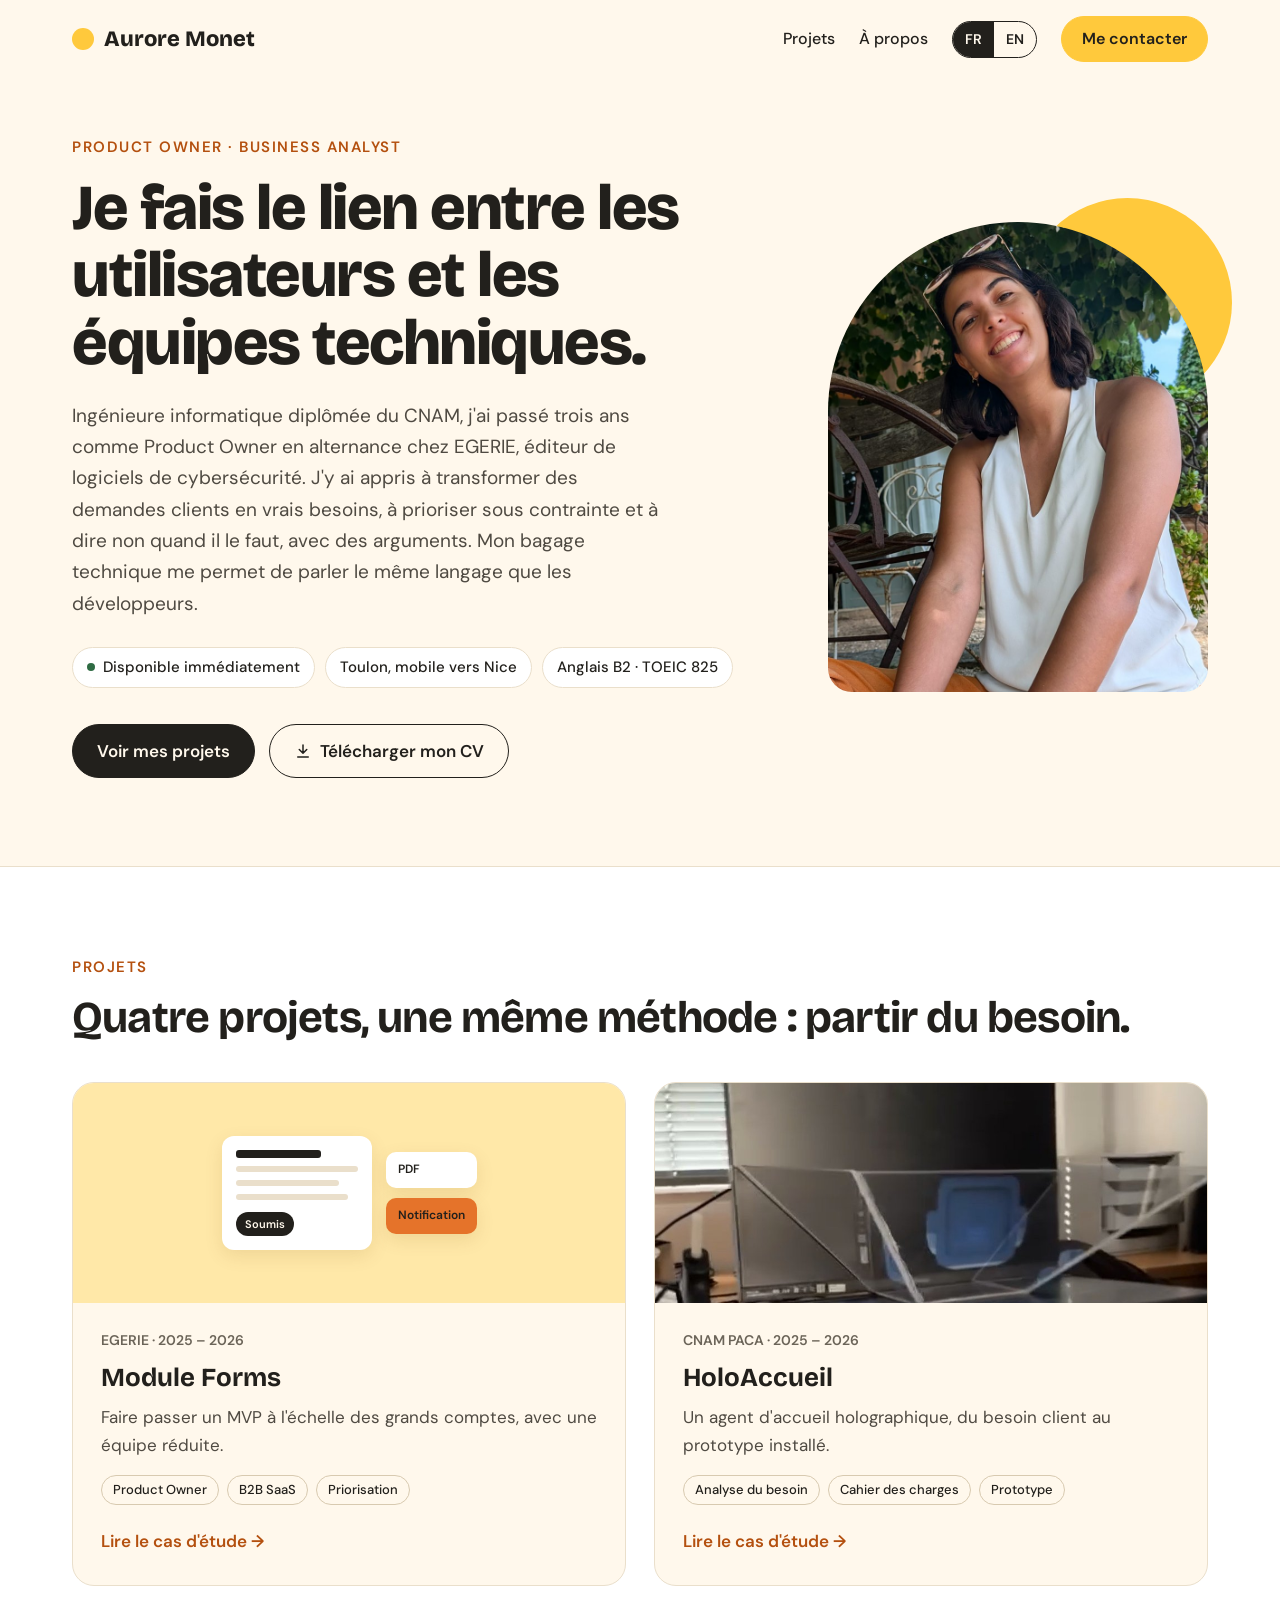
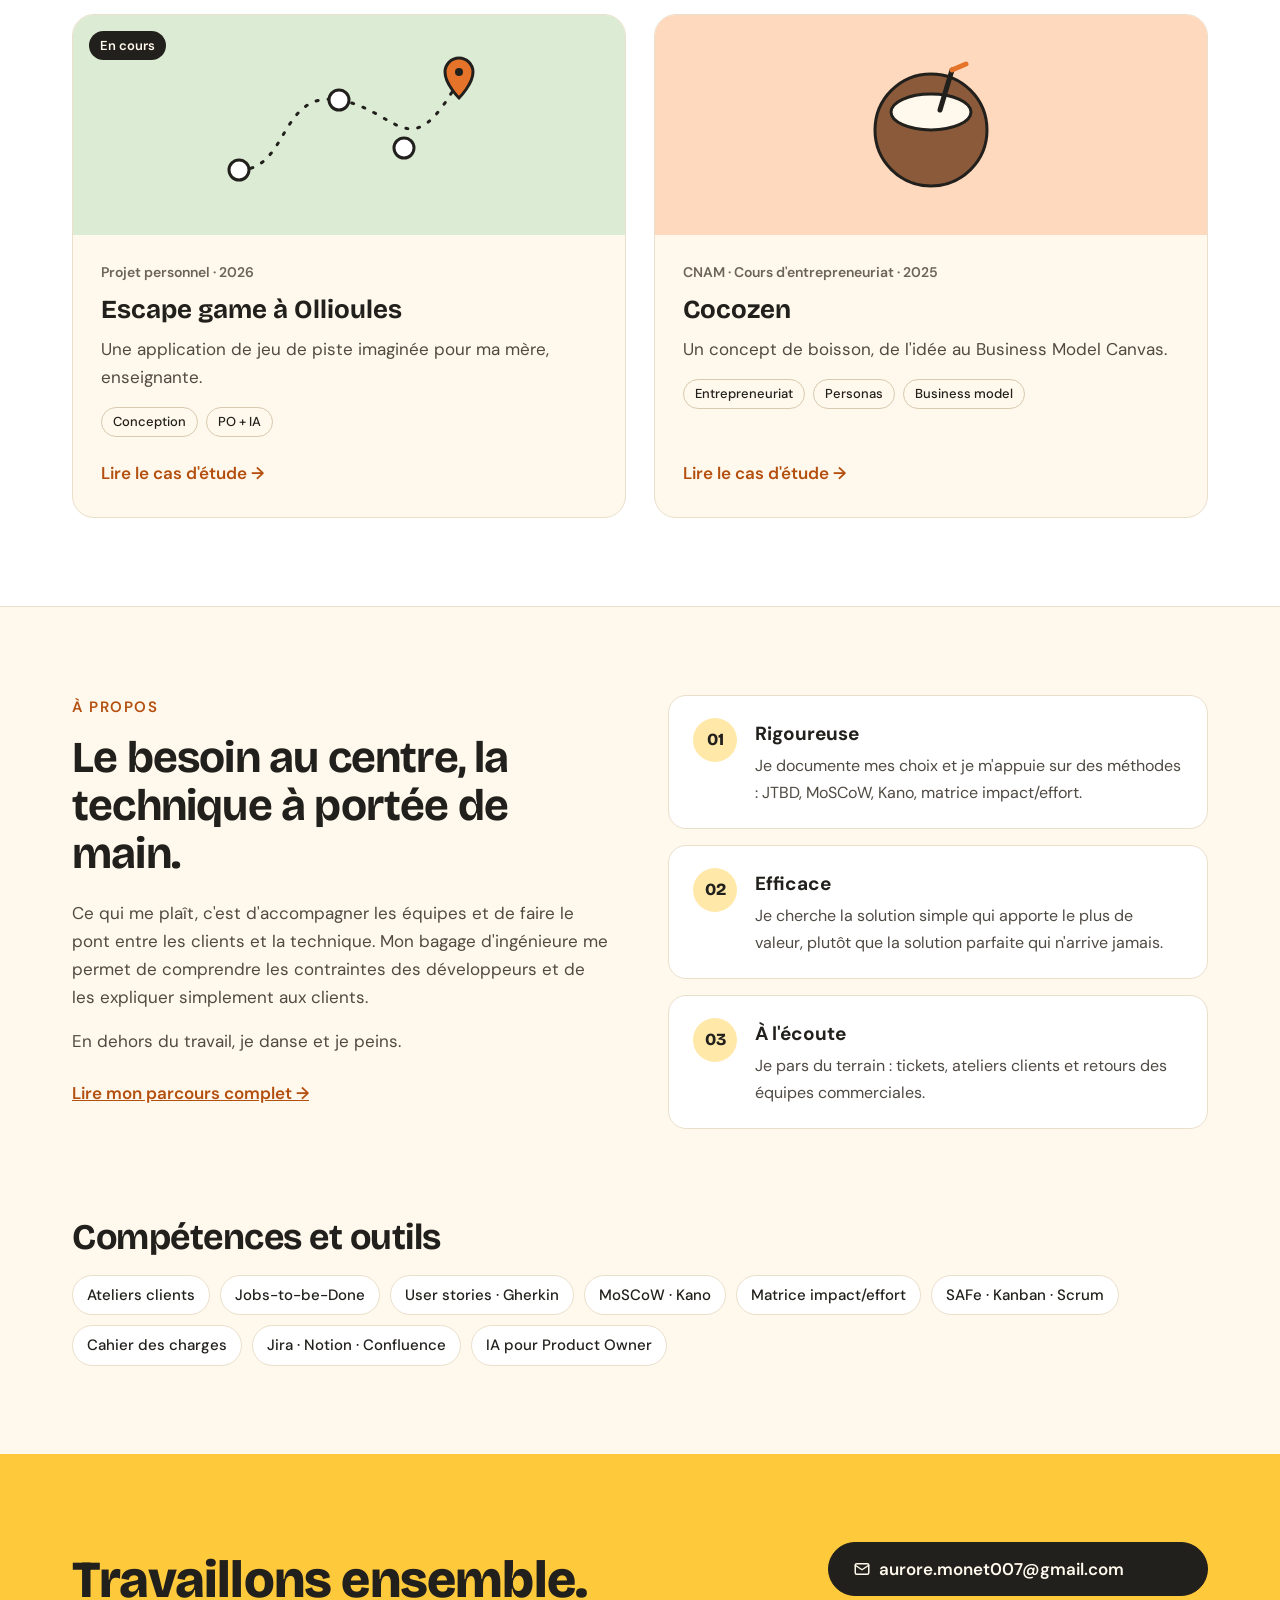
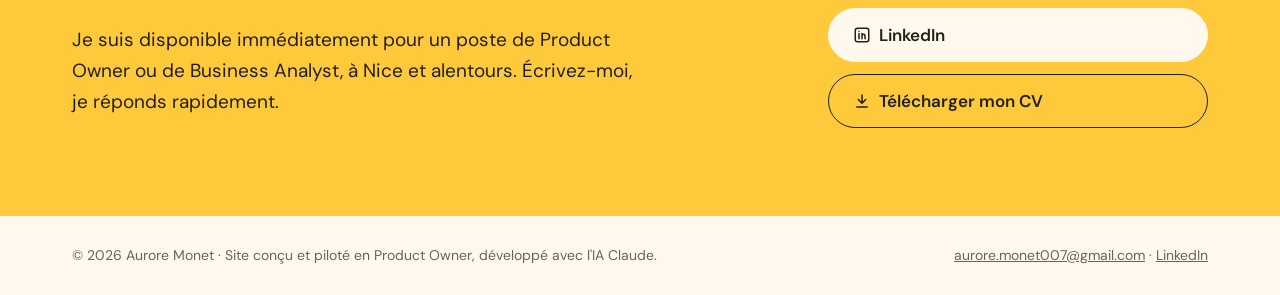
<file: index.html>
<!doctype html>
<html lang="fr">
<head>
<meta charset="utf-8">
<meta name="viewport" content="width=device-width, initial-scale=1">
<title>Aurore Monet — Product Owner · Business Analyst</title>
<meta name="description" content="Portfolio d'Aurore Monet, Product Owner et Business Analyst junior, ingénieure CNAM. Disponible à Nice et alentours.">
<meta property="og:title" content="Aurore Monet — Product Owner · Business Analyst">
<meta property="og:description" content="Portfolio d'Aurore Monet, Product Owner et Business Analyst junior, ingénieure CNAM. Disponible à Nice et alentours.">
<meta property="og:type" content="website">
<link rel="alternate" hreflang="fr" href="index.html">
<link rel="alternate" hreflang="en" href="en/index.html">
<link rel="icon" href="assets/favicon.svg" type="image/svg+xml">
<link rel="preconnect" href="https://fonts.googleapis.com">
<link rel="preconnect" href="https://fonts.gstatic.com" crossorigin>
<link href="https://fonts.googleapis.com/css2?family=Bricolage+Grotesque:opsz,wght@12..96,600;12..96,700;12..96,800&family=DM+Mono:wght@400;500&family=DM+Sans:opsz,wght@9..40,400;9..40,500;9..40,600&display=swap" rel="stylesheet">
<link rel="stylesheet" href="assets/style.css">
</head>
<body>
<a class="skip" href="#contenu">Aller au contenu</a>
<header class="site-header">
  <div class="wrap">
    <a class="logo" href="index.html"><span class="sun" aria-hidden="true"></span>Aurore Monet</a>
    <nav class="nav" aria-label="Navigation principale">
      <a class="nav-link" href="index.html#projets">Projets</a>
      <a class="nav-link" href="about.html">À propos</a>
      <div class="lang" role="group" aria-label="Langue"><span aria-current="true">FR</span><a href="en/index.html" hreflang="en" lang="en">EN</a></div>
      <a class="btn btn-sun" href="index.html#contact">Me contacter</a>
    </nav>
  </div>
</header>
<main id="contenu">
<section class="wrap hero">
  <div class="hero-text">
    <p class="eyebrow">Product Owner · Business Analyst</p>
    <h1 class="h1">Je fais le lien entre les utilisateurs et les équipes techniques.</h1>
    <p class="lead">Ingénieure informatique diplômée du CNAM, j'ai passé trois ans comme Product Owner en alternance chez EGERIE, éditeur de logiciels de cybersécurité. J'y ai appris à transformer des demandes clients en vrais besoins, à prioriser sous contrainte et à dire non quand il le faut, avec des arguments. Mon bagage technique me permet de parler le même langage que les développeurs.</p>
    <div class="chips"><span class="chip"><span class="dot" aria-hidden="true"></span>Disponible immédiatement</span><span class="chip">Toulon, mobile vers Nice</span><span class="chip">Anglais B2 · TOEIC 825</span></div>
    <div class="actions">
      <a class="btn btn-dark" href="#projets">Voir mes projets</a>
      <a class="btn btn-line" href="assets/CV_Aurore-Monet_product-owner.pdf" download><svg aria-hidden="true" width="18" height="18" viewBox="0 0 24 24" fill="none" stroke="currentColor" stroke-width="2" stroke-linecap="round" stroke-linejoin="round"><path d="M12 4v11M7 10l5 5 5-5M5 20h14"/></svg>Télécharger mon CV</a>
    </div>
  </div>
  <div class="hero-photo"><div class="portrait"><img src="assets/portrait.jpg" alt="Portrait d'Aurore Monet" width="840" height="1118"></div></div>
</section>
<section class="band" id="projets" aria-labelledby="projets-title">
  <div class="wrap section">
    <p class="eyebrow">Projets</p>
    <h2 class="h2" id="projets-title">Quatre projets, une même méthode : partir du besoin.</h2>
    <div class="cards">
<a class="card" href="forms-egerie.html">
  <div class="card-visual v-forms" aria-hidden="true"><div class="mini-form"><i></i><i></i><i style="width:85%"></i><i style="width:92%"></i><b>Soumis</b></div><div class="mini-stack"><span>PDF</span><span>Notification</span></div></div>
  <div class="card-body">
    <p class="card-meta">EGERIE · 2025 – 2026</p>
    <h3>Module Forms</h3>
    <p class="muted">Faire passer un MVP à l'échelle des grands comptes, avec une équipe réduite.</p>
    <div class="tags"><span class="tag">Product Owner</span><span class="tag">B2B SaaS</span><span class="tag">Priorisation</span></div>
    <span class="card-more">Lire le cas d'étude →</span>
  </div>
</a>
<a class="card" href="holoaccueil.html">
  <div class="card-visual"><img src="assets/hologramme.jpg" alt="Prototype de l'hologramme en test au CNAM" loading="lazy" width="990" height="700"></div>
  <div class="card-body">
    <p class="card-meta">CNAM PACA · 2025 – 2026</p>
    <h3>HoloAccueil</h3>
    <p class="muted">Un agent d'accueil holographique, du besoin client au prototype installé.</p>
    <div class="tags"><span class="tag">Analyse du besoin</span><span class="tag">Cahier des charges</span><span class="tag">Prototype</span></div>
    <span class="card-more">Lire le cas d'étude →</span>
  </div>
</a>
<a class="card" href="escape-game.html">
  <div class="card-visual v-trail"><span class="badge">En cours</span><svg aria-hidden="true" width="260" height="150" viewBox="0 0 260 150" fill="none"><path d="M20 120 C 70 120, 60 40, 120 50 S 190 120, 240 30" stroke="#22201C" stroke-width="3" stroke-dasharray="2 10" stroke-linecap="round"/><circle cx="20" cy="120" r="10" fill="#fff" stroke="#22201C" stroke-width="3"/><circle cx="120" cy="50" r="10" fill="#fff" stroke="#22201C" stroke-width="3"/><circle cx="185" cy="98" r="10" fill="#fff" stroke="#22201C" stroke-width="3"/><path d="M240 8 a14 14 0 0 1 14 14 c0 12 -14 26 -14 26 s-14 -14 -14 -26 a14 14 0 0 1 14 -14z" fill="#E5732A" stroke="#22201C" stroke-width="3"/><circle cx="240" cy="22" r="4" fill="#22201C"/></svg></div>
  <div class="card-body">
    <p class="card-meta">Projet personnel · 2026</p>
    <h3>Escape game à Ollioules</h3>
    <p class="muted">Une application de jeu de piste imaginée pour ma mère, enseignante.</p>
    <div class="tags"><span class="tag">Conception</span><span class="tag">PO + IA</span></div>
    <span class="card-more">Lire le cas d'étude →</span>
  </div>
</a>
<a class="card" href="cocozen.html">
  <div class="card-visual v-coco" aria-hidden="true"><svg width="150" height="150" viewBox="0 0 150 150" fill="none"><circle cx="75" cy="80" r="56" fill="#8A5A3B" stroke="#22201C" stroke-width="3"/><ellipse cx="75" cy="62" rx="40" ry="18" fill="#FFF8EC" stroke="#22201C" stroke-width="3"/><path d="M96 20 L84 60" stroke="#22201C" stroke-width="5" stroke-linecap="round"/><path d="M96 20 L110 14" stroke="#E5732A" stroke-width="5" stroke-linecap="round"/></svg></div>
  <div class="card-body">
    <p class="card-meta">CNAM · Cours d'entrepreneuriat · 2025</p>
    <h3>Cocozen</h3>
    <p class="muted">Un concept de boisson, de l'idée au Business Model Canvas.</p>
    <div class="tags"><span class="tag">Entrepreneuriat</span><span class="tag">Personas</span><span class="tag">Business model</span></div>
    <span class="card-more">Lire le cas d'étude →</span>
  </div>
</a>
    </div>
  </div>
</section>
<section class="wrap section split" aria-labelledby="apropos-title">
  <div>
    <p class="eyebrow">À propos</p>
    <h2 class="h2" id="apropos-title">Le besoin au centre, la technique à portée de main.</h2>
    <p class="muted" style="margin-bottom:16px">Ce qui me plaît, c'est d'accompagner les équipes et de faire le pont entre les clients et la technique. Mon bagage d'ingénieure me permet de comprendre les contraintes des développeurs et de les expliquer simplement aux clients.</p>
    <p class="muted" style="margin-bottom:24px">En dehors du travail, je danse et je peins.</p>
    <a href="about.html" style="font-weight:600">Lire mon parcours complet →</a>
  </div>
  <div class="qualities"><div class="quality"><span class="num" aria-hidden="true">01</span><div><h3>Rigoureuse</h3><p>Je documente mes choix et je m'appuie sur des méthodes : JTBD, MoSCoW, Kano, matrice impact/effort.</p></div></div><div class="quality"><span class="num" aria-hidden="true">02</span><div><h3>Efficace</h3><p>Je cherche la solution simple qui apporte le plus de valeur, plutôt que la solution parfaite qui n'arrive jamais.</p></div></div><div class="quality"><span class="num" aria-hidden="true">03</span><div><h3>À l'écoute</h3><p>Je pars du terrain : tickets, ateliers clients et retours des équipes commerciales.</p></div></div></div>
</section>
<section class="wrap" style="padding-bottom:88px" aria-labelledby="skills-title">
  <h2 class="h2-s" id="skills-title">Compétences et outils</h2>
  <div class="chips"><span class="chip">Ateliers clients</span><span class="chip">Jobs-to-be-Done</span><span class="chip">User stories · Gherkin</span><span class="chip">MoSCoW · Kano</span><span class="chip">Matrice impact/effort</span><span class="chip">SAFe · Kanban · Scrum</span><span class="chip">Cahier des charges</span><span class="chip">Jira · Notion · Confluence</span><span class="chip">IA pour Product Owner</span></div>
</section>
</main>
<section class="contact" id="contact" aria-labelledby="contact-title">
  <div class="wrap">
    <div class="contact-text">
      <h2 class="h2" id="contact-title">Travaillons ensemble.</h2>
      <p>Je suis disponible immédiatement pour un poste de Product Owner ou de Business Analyst, à Nice et alentours. Écrivez-moi, je réponds rapidement.</p>
    </div>
    <div class="contact-links">
      <a class="btn btn-dark" href="mailto:aurore.monet007@gmail.com"><svg aria-hidden="true" width="18" height="18" viewBox="0 0 24 24" fill="none" stroke="currentColor" stroke-width="2" stroke-linecap="round" stroke-linejoin="round"><rect x="3" y="5" width="18" height="14" rx="2"/><path d="M3 7l9 6 9-6"/></svg>aurore.monet007@gmail.com</a>
      <a class="btn btn-light" href="https://www.linkedin.com/in/aurore-monet"><svg aria-hidden="true" width="18" height="18" viewBox="0 0 24 24" fill="none" stroke="currentColor" stroke-width="2" stroke-linecap="round" stroke-linejoin="round"><rect x="3" y="3" width="18" height="18" rx="3"/><path d="M8 10v7M8 7v.01M12 17v-4a2 2 0 0 1 4 0v4M12 10v7"/></svg>LinkedIn</a>
      <a class="btn btn-line" href="assets/CV_Aurore-Monet_product-owner.pdf" download><svg aria-hidden="true" width="18" height="18" viewBox="0 0 24 24" fill="none" stroke="currentColor" stroke-width="2" stroke-linecap="round" stroke-linejoin="round"><path d="M12 4v11M7 10l5 5 5-5M5 20h14"/></svg>Télécharger mon CV</a>
    </div>
  </div>
</section>
<footer class="site-footer">
  <div class="wrap">
    <span>© 2026 Aurore Monet · Site conçu et piloté en Product Owner, développé avec l'IA Claude.</span>
    <span><a href="mailto:aurore.monet007@gmail.com">aurore.monet007@gmail.com</a> · <a href="https://www.linkedin.com/in/aurore-monet">LinkedIn</a></span>
  </div>
</footer>
</body>
</html>
</file>
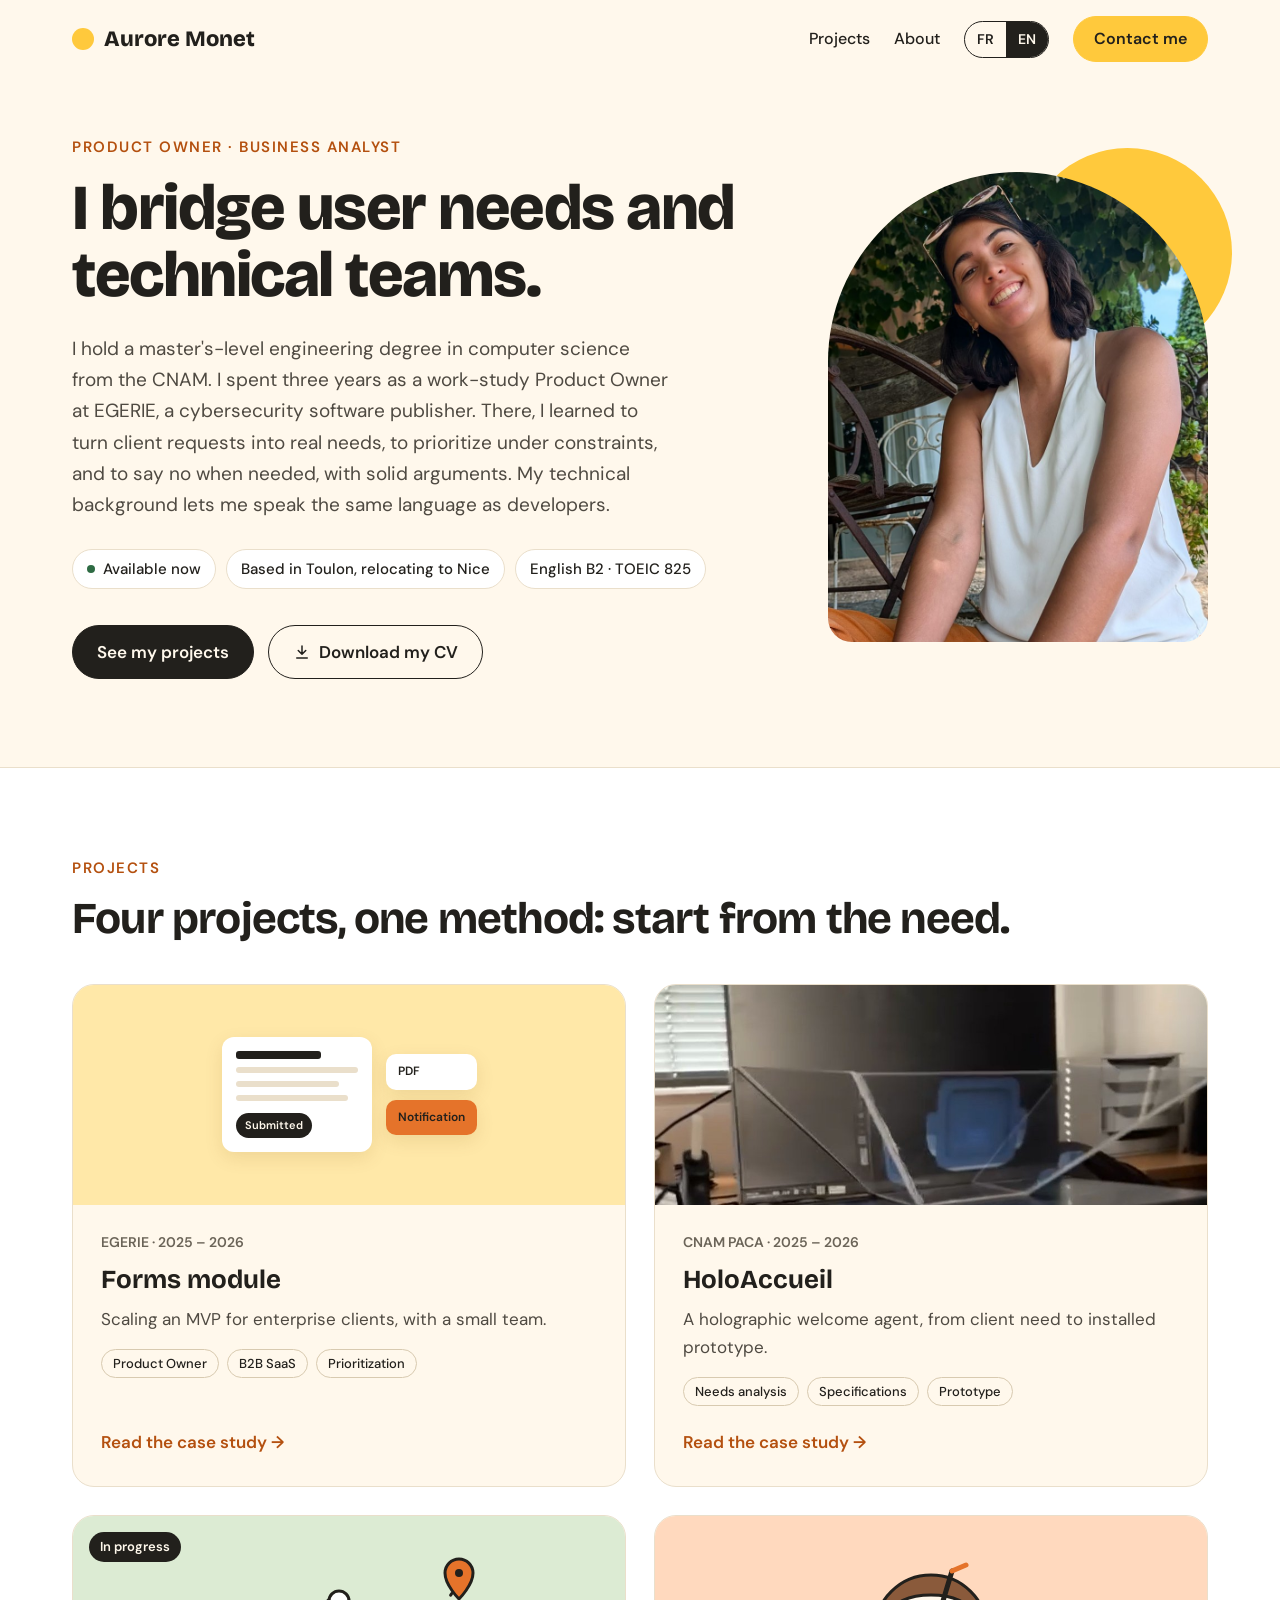
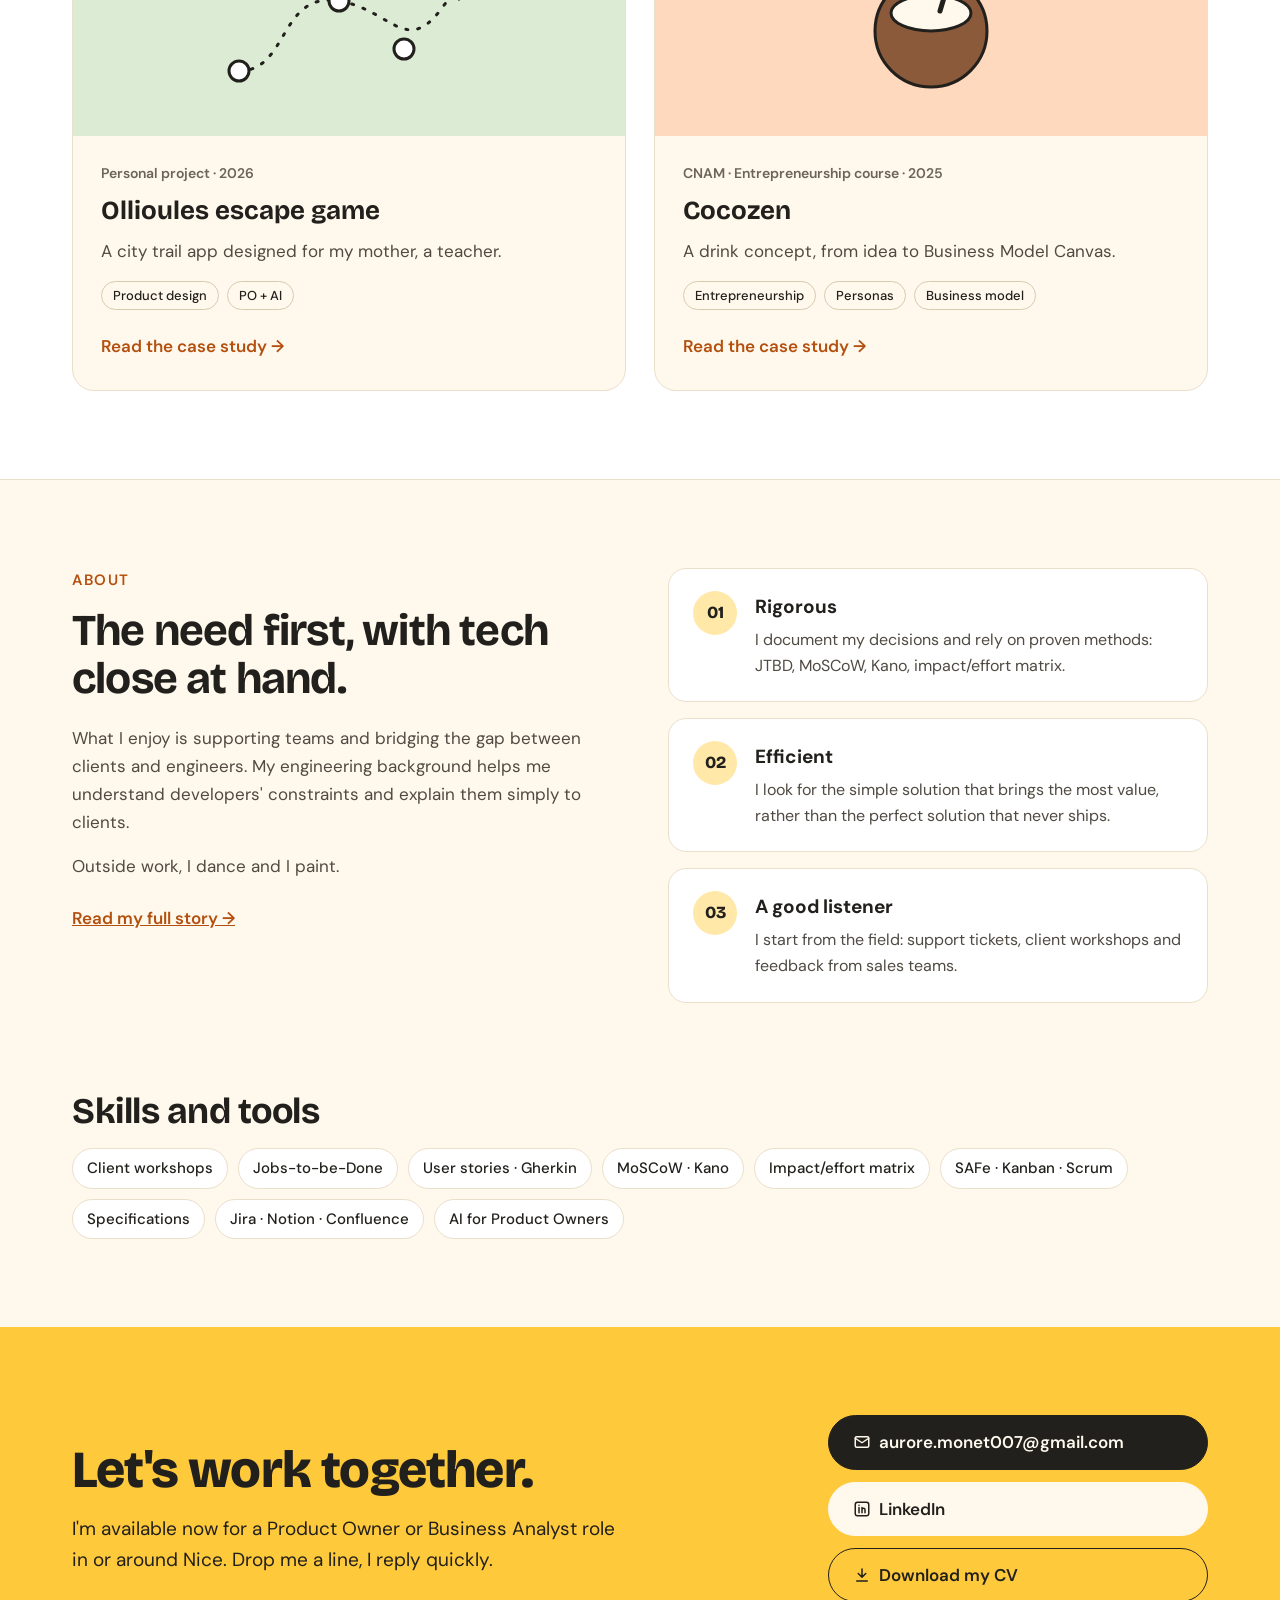
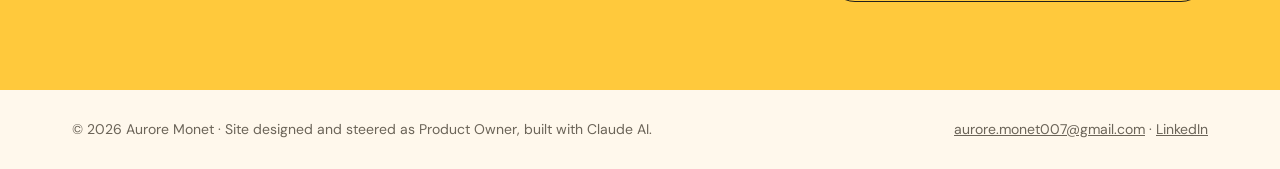
<file: en/index.html>
<!doctype html>
<html lang="en">
<head>
<meta charset="utf-8">
<meta name="viewport" content="width=device-width, initial-scale=1">
<title>Aurore Monet — Product Owner · Business Analyst</title>
<meta name="description" content="Portfolio of Aurore Monet, junior Product Owner and Business Analyst, CNAM engineering graduate. Available in the Nice area.">
<meta property="og:title" content="Aurore Monet — Product Owner · Business Analyst">
<meta property="og:description" content="Portfolio of Aurore Monet, junior Product Owner and Business Analyst, CNAM engineering graduate. Available in the Nice area.">
<meta property="og:type" content="website">
<link rel="alternate" hreflang="fr" href="../index.html">
<link rel="alternate" hreflang="en" href="index.html">
<link rel="icon" href="../assets/favicon.svg" type="image/svg+xml">
<link rel="preconnect" href="https://fonts.googleapis.com">
<link rel="preconnect" href="https://fonts.gstatic.com" crossorigin>
<link href="https://fonts.googleapis.com/css2?family=Bricolage+Grotesque:opsz,wght@12..96,600;12..96,700;12..96,800&family=DM+Mono:wght@400;500&family=DM+Sans:opsz,wght@9..40,400;9..40,500;9..40,600&display=swap" rel="stylesheet">
<link rel="stylesheet" href="../assets/style.css">
</head>
<body>
<a class="skip" href="#contenu">Skip to content</a>
<header class="site-header">
  <div class="wrap">
    <a class="logo" href="index.html"><span class="sun" aria-hidden="true"></span>Aurore Monet</a>
    <nav class="nav" aria-label="Main navigation">
      <a class="nav-link" href="index.html#projets">Projects</a>
      <a class="nav-link" href="about.html">About</a>
      <div class="lang" role="group" aria-label="Language"><a href="../index.html" hreflang="fr" lang="fr">FR</a><span aria-current="true">EN</span></div>
      <a class="btn btn-sun" href="index.html#contact">Contact me</a>
    </nav>
  </div>
</header>
<main id="contenu">
<section class="wrap hero">
  <div class="hero-text">
    <p class="eyebrow">Product Owner · Business Analyst</p>
    <h1 class="h1">I bridge user needs and technical teams.</h1>
    <p class="lead">I hold a master's-level engineering degree in computer science from the CNAM. I spent three years as a work-study Product Owner at EGERIE, a cybersecurity software publisher. There, I learned to turn client requests into real needs, to prioritize under constraints, and to say no when needed, with solid arguments. My technical background lets me speak the same language as developers.</p>
    <div class="chips"><span class="chip"><span class="dot" aria-hidden="true"></span>Available now</span><span class="chip">Based in Toulon, relocating to Nice</span><span class="chip">English B2 · TOEIC 825</span></div>
    <div class="actions">
      <a class="btn btn-dark" href="#projets">See my projects</a>
      <a class="btn btn-line" href="../assets/CV_Aurore-Monet_product-owner_EN.pdf" download><svg aria-hidden="true" width="18" height="18" viewBox="0 0 24 24" fill="none" stroke="currentColor" stroke-width="2" stroke-linecap="round" stroke-linejoin="round"><path d="M12 4v11M7 10l5 5 5-5M5 20h14"/></svg>Download my CV</a>
    </div>
  </div>
  <div class="hero-photo"><div class="portrait"><img src="../assets/portrait.jpg" alt="Portrait of Aurore Monet" width="840" height="1118"></div></div>
</section>
<section class="band" id="projets" aria-labelledby="projets-title">
  <div class="wrap section">
    <p class="eyebrow">Projects</p>
    <h2 class="h2" id="projets-title">Four projects, one method: start from the need.</h2>
    <div class="cards">
<a class="card" href="forms-egerie.html">
  <div class="card-visual v-forms" aria-hidden="true"><div class="mini-form"><i></i><i></i><i style="width:85%"></i><i style="width:92%"></i><b>Submitted</b></div><div class="mini-stack"><span>PDF</span><span>Notification</span></div></div>
  <div class="card-body">
    <p class="card-meta">EGERIE · 2025 – 2026</p>
    <h3>Forms module</h3>
    <p class="muted">Scaling an MVP for enterprise clients, with a small team.</p>
    <div class="tags"><span class="tag">Product Owner</span><span class="tag">B2B SaaS</span><span class="tag">Prioritization</span></div>
    <span class="card-more">Read the case study →</span>
  </div>
</a>
<a class="card" href="holoaccueil.html">
  <div class="card-visual"><img src="../assets/hologramme.jpg" alt="Hologram prototype being tested at CNAM" loading="lazy" width="990" height="700"></div>
  <div class="card-body">
    <p class="card-meta">CNAM PACA · 2025 – 2026</p>
    <h3>HoloAccueil</h3>
    <p class="muted">A holographic welcome agent, from client need to installed prototype.</p>
    <div class="tags"><span class="tag">Needs analysis</span><span class="tag">Specifications</span><span class="tag">Prototype</span></div>
    <span class="card-more">Read the case study →</span>
  </div>
</a>
<a class="card" href="escape-game.html">
  <div class="card-visual v-trail"><span class="badge">In progress</span><svg aria-hidden="true" width="260" height="150" viewBox="0 0 260 150" fill="none"><path d="M20 120 C 70 120, 60 40, 120 50 S 190 120, 240 30" stroke="#22201C" stroke-width="3" stroke-dasharray="2 10" stroke-linecap="round"/><circle cx="20" cy="120" r="10" fill="#fff" stroke="#22201C" stroke-width="3"/><circle cx="120" cy="50" r="10" fill="#fff" stroke="#22201C" stroke-width="3"/><circle cx="185" cy="98" r="10" fill="#fff" stroke="#22201C" stroke-width="3"/><path d="M240 8 a14 14 0 0 1 14 14 c0 12 -14 26 -14 26 s-14 -14 -14 -26 a14 14 0 0 1 14 -14z" fill="#E5732A" stroke="#22201C" stroke-width="3"/><circle cx="240" cy="22" r="4" fill="#22201C"/></svg></div>
  <div class="card-body">
    <p class="card-meta">Personal project · 2026</p>
    <h3>Ollioules escape game</h3>
    <p class="muted">A city trail app designed for my mother, a teacher.</p>
    <div class="tags"><span class="tag">Product design</span><span class="tag">PO + AI</span></div>
    <span class="card-more">Read the case study →</span>
  </div>
</a>
<a class="card" href="cocozen.html">
  <div class="card-visual v-coco" aria-hidden="true"><svg width="150" height="150" viewBox="0 0 150 150" fill="none"><circle cx="75" cy="80" r="56" fill="#8A5A3B" stroke="#22201C" stroke-width="3"/><ellipse cx="75" cy="62" rx="40" ry="18" fill="#FFF8EC" stroke="#22201C" stroke-width="3"/><path d="M96 20 L84 60" stroke="#22201C" stroke-width="5" stroke-linecap="round"/><path d="M96 20 L110 14" stroke="#E5732A" stroke-width="5" stroke-linecap="round"/></svg></div>
  <div class="card-body">
    <p class="card-meta">CNAM · Entrepreneurship course · 2025</p>
    <h3>Cocozen</h3>
    <p class="muted">A drink concept, from idea to Business Model Canvas.</p>
    <div class="tags"><span class="tag">Entrepreneurship</span><span class="tag">Personas</span><span class="tag">Business model</span></div>
    <span class="card-more">Read the case study →</span>
  </div>
</a>
    </div>
  </div>
</section>
<section class="wrap section split" aria-labelledby="apropos-title">
  <div>
    <p class="eyebrow">About</p>
    <h2 class="h2" id="apropos-title">The need first, with tech close at hand.</h2>
    <p class="muted" style="margin-bottom:16px">What I enjoy is supporting teams and bridging the gap between clients and engineers. My engineering background helps me understand developers' constraints and explain them simply to clients.</p>
    <p class="muted" style="margin-bottom:24px">Outside work, I dance and I paint.</p>
    <a href="about.html" style="font-weight:600">Read my full story →</a>
  </div>
  <div class="qualities"><div class="quality"><span class="num" aria-hidden="true">01</span><div><h3>Rigorous</h3><p>I document my decisions and rely on proven methods: JTBD, MoSCoW, Kano, impact/effort matrix.</p></div></div><div class="quality"><span class="num" aria-hidden="true">02</span><div><h3>Efficient</h3><p>I look for the simple solution that brings the most value, rather than the perfect solution that never ships.</p></div></div><div class="quality"><span class="num" aria-hidden="true">03</span><div><h3>A good listener</h3><p>I start from the field: support tickets, client workshops and feedback from sales teams.</p></div></div></div>
</section>
<section class="wrap" style="padding-bottom:88px" aria-labelledby="skills-title">
  <h2 class="h2-s" id="skills-title">Skills and tools</h2>
  <div class="chips"><span class="chip">Client workshops</span><span class="chip">Jobs-to-be-Done</span><span class="chip">User stories · Gherkin</span><span class="chip">MoSCoW · Kano</span><span class="chip">Impact/effort matrix</span><span class="chip">SAFe · Kanban · Scrum</span><span class="chip">Specifications</span><span class="chip">Jira · Notion · Confluence</span><span class="chip">AI for Product Owners</span></div>
</section>
</main>
<section class="contact" id="contact" aria-labelledby="contact-title">
  <div class="wrap">
    <div class="contact-text">
      <h2 class="h2" id="contact-title">Let's work together.</h2>
      <p>I'm available now for a Product Owner or Business Analyst role in or around Nice. Drop me a line, I reply quickly.</p>
    </div>
    <div class="contact-links">
      <a class="btn btn-dark" href="mailto:aurore.monet007@gmail.com"><svg aria-hidden="true" width="18" height="18" viewBox="0 0 24 24" fill="none" stroke="currentColor" stroke-width="2" stroke-linecap="round" stroke-linejoin="round"><rect x="3" y="5" width="18" height="14" rx="2"/><path d="M3 7l9 6 9-6"/></svg>aurore.monet007@gmail.com</a>
      <a class="btn btn-light" href="https://www.linkedin.com/in/aurore-monet"><svg aria-hidden="true" width="18" height="18" viewBox="0 0 24 24" fill="none" stroke="currentColor" stroke-width="2" stroke-linecap="round" stroke-linejoin="round"><rect x="3" y="3" width="18" height="18" rx="3"/><path d="M8 10v7M8 7v.01M12 17v-4a2 2 0 0 1 4 0v4M12 10v7"/></svg>LinkedIn</a>
      <a class="btn btn-line" href="../assets/CV_Aurore-Monet_product-owner_EN.pdf" download><svg aria-hidden="true" width="18" height="18" viewBox="0 0 24 24" fill="none" stroke="currentColor" stroke-width="2" stroke-linecap="round" stroke-linejoin="round"><path d="M12 4v11M7 10l5 5 5-5M5 20h14"/></svg>Download my CV</a>
    </div>
  </div>
</section>
<footer class="site-footer">
  <div class="wrap">
    <span>© 2026 Aurore Monet · Site designed and steered as Product Owner, built with Claude AI.</span>
    <span><a href="mailto:aurore.monet007@gmail.com">aurore.monet007@gmail.com</a> · <a href="https://www.linkedin.com/in/aurore-monet">LinkedIn</a></span>
  </div>
</footer>
</body>
</html>
</file>
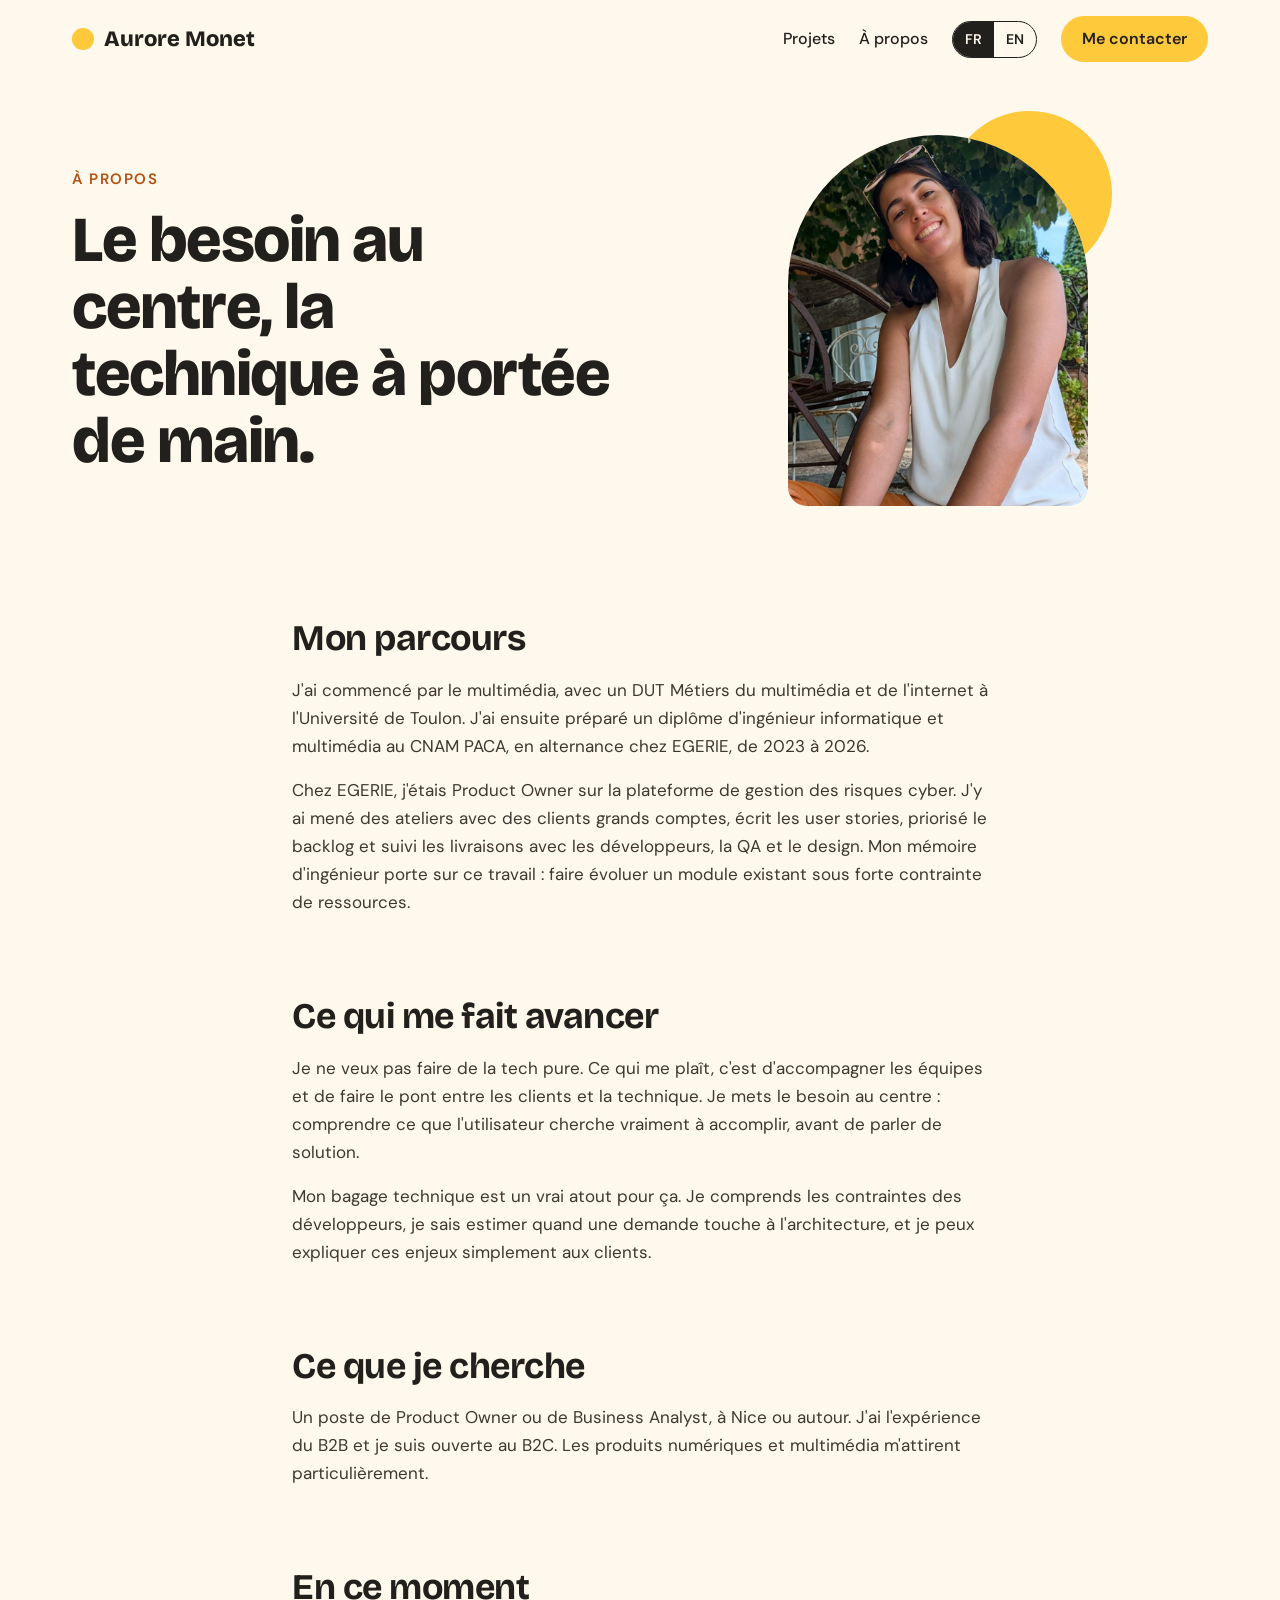
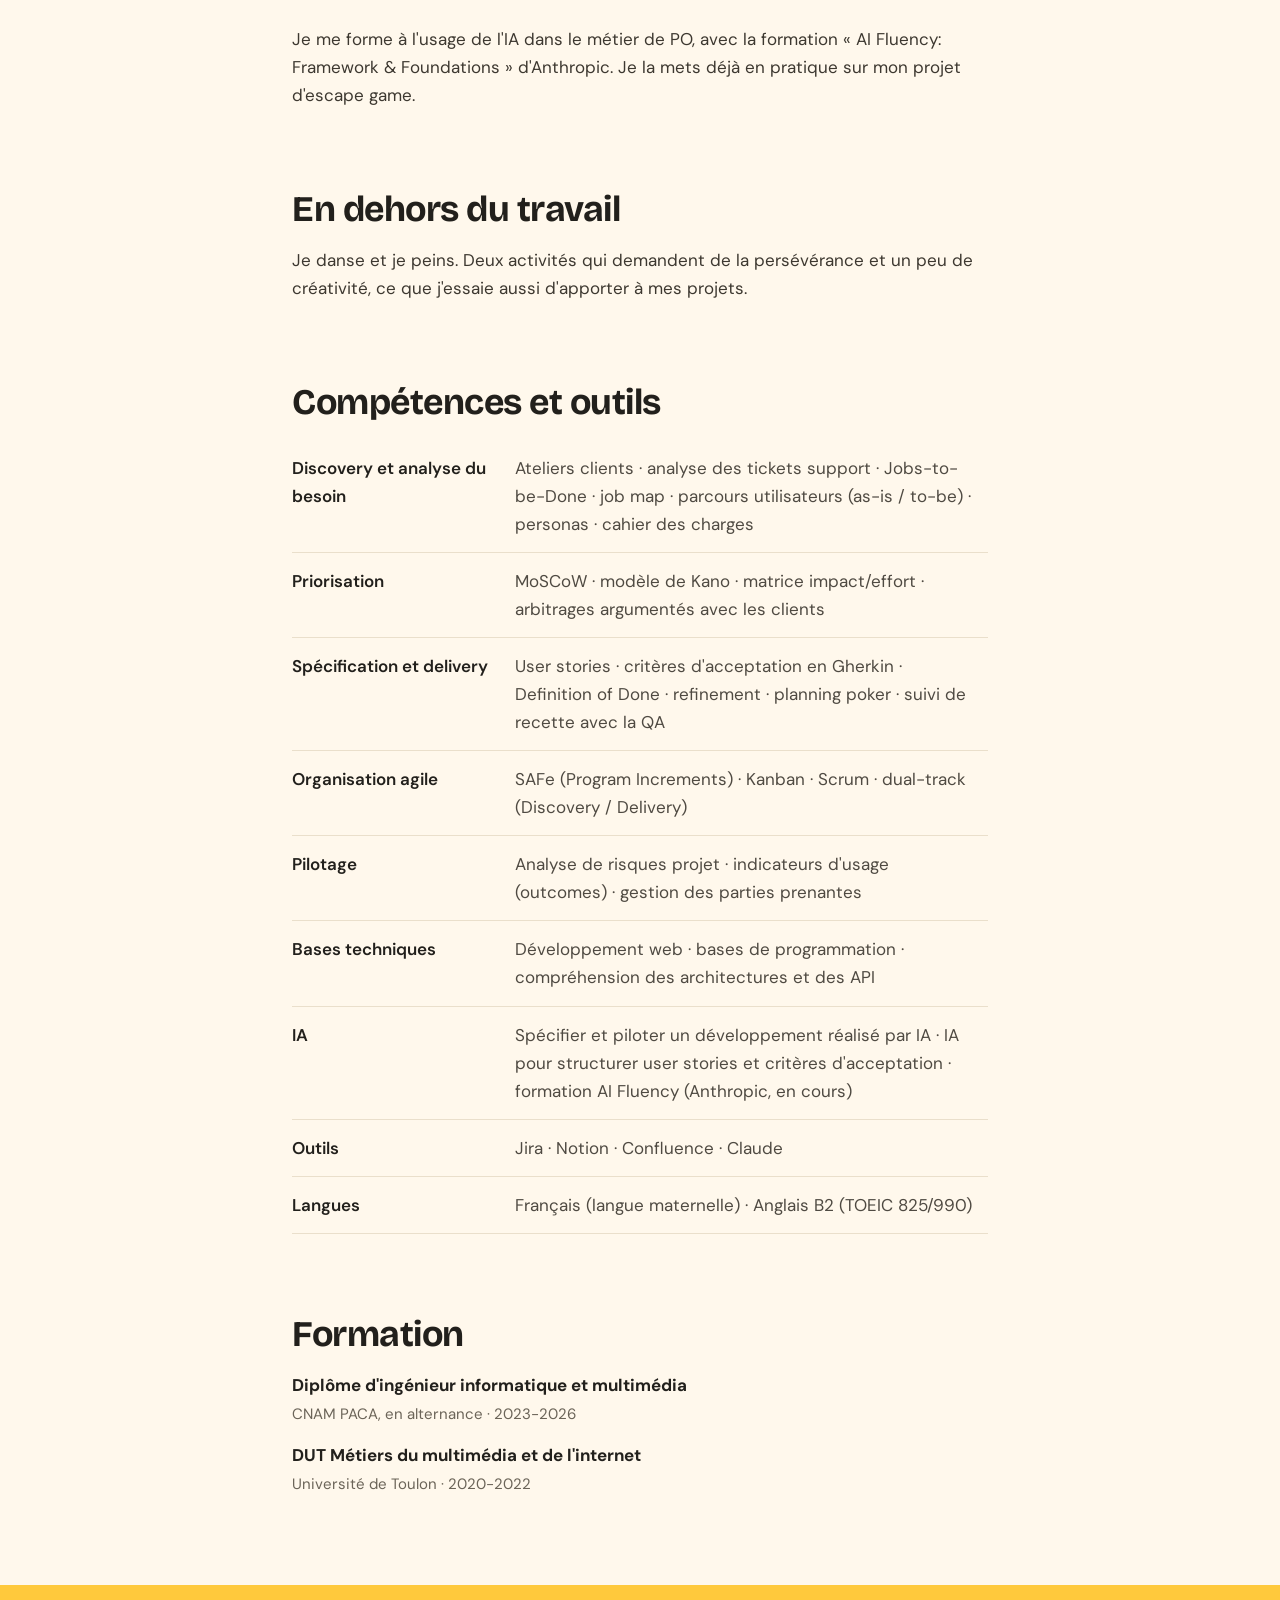
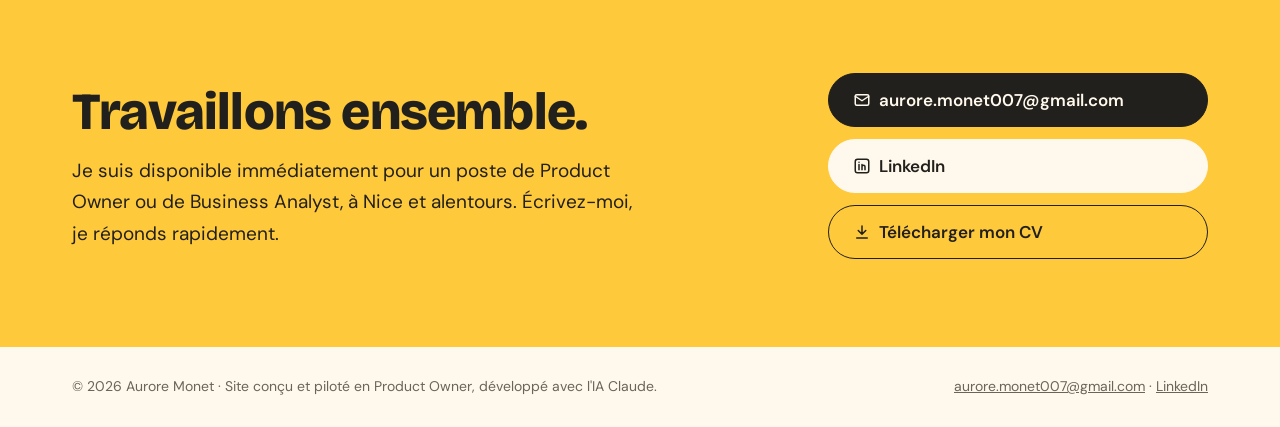
<file: about.html>
<!doctype html>
<html lang="fr">
<head>
<meta charset="utf-8">
<meta name="viewport" content="width=device-width, initial-scale=1">
<title>À propos — Aurore Monet</title>
<meta name="description" content="Parcours, façon de travailler et compétences d'Aurore Monet, Product Owner et Business Analyst junior.">
<meta property="og:title" content="À propos — Aurore Monet">
<meta property="og:description" content="Parcours, façon de travailler et compétences d'Aurore Monet, Product Owner et Business Analyst junior.">
<meta property="og:type" content="website">
<link rel="alternate" hreflang="fr" href="about.html">
<link rel="alternate" hreflang="en" href="en/about.html">
<link rel="icon" href="assets/favicon.svg" type="image/svg+xml">
<link rel="preconnect" href="https://fonts.googleapis.com">
<link rel="preconnect" href="https://fonts.gstatic.com" crossorigin>
<link href="https://fonts.googleapis.com/css2?family=Bricolage+Grotesque:opsz,wght@12..96,600;12..96,700;12..96,800&family=DM+Mono:wght@400;500&family=DM+Sans:opsz,wght@9..40,400;9..40,500;9..40,600&display=swap" rel="stylesheet">
<link rel="stylesheet" href="assets/style.css">
</head>
<body>
<a class="skip" href="#contenu">Aller au contenu</a>
<header class="site-header">
  <div class="wrap">
    <a class="logo" href="index.html"><span class="sun" aria-hidden="true"></span>Aurore Monet</a>
    <nav class="nav" aria-label="Navigation principale">
      <a class="nav-link" href="index.html#projets">Projets</a>
      <a class="nav-link" href="about.html">À propos</a>
      <div class="lang" role="group" aria-label="Langue"><span aria-current="true">FR</span><a href="en/about.html" hreflang="en" lang="en">EN</a></div>
      <a class="btn btn-sun" href="index.html#contact">Me contacter</a>
    </nav>
  </div>
</header>
<main id="contenu">
<section class="wrap about-hero">
  <div>
    <p class="eyebrow">À propos</p>
    <h1 class="h1">Le besoin au centre, la technique à portée de main.</h1>
  </div>
  <div class="hero-photo"><div class="portrait"><img src="assets/portrait.jpg" alt="Portrait d'Aurore Monet" width="840" height="1118"></div></div>
</section>
<section class="narrow block"><h2 class="h2-s">Mon parcours</h2><div class="prose"><p>J'ai commencé par le multimédia, avec un DUT Métiers du multimédia et de l'internet à l'Université de Toulon. J'ai ensuite préparé un diplôme d'ingénieur informatique et multimédia au CNAM PACA, en alternance chez EGERIE, de 2023 à 2026.</p><p>Chez EGERIE, j'étais Product Owner sur la plateforme de gestion des risques cyber. J'y ai mené des ateliers avec des clients grands comptes, écrit les user stories, priorisé le backlog et suivi les livraisons avec les développeurs, la QA et le design. Mon mémoire d'ingénieur porte sur ce travail : faire évoluer un module existant sous forte contrainte de ressources.</p></div></section><section class="narrow block"><h2 class="h2-s">Ce qui me fait avancer</h2><div class="prose"><p>Je ne veux pas faire de la tech pure. Ce qui me plaît, c'est d'accompagner les équipes et de faire le pont entre les clients et la technique. Je mets le besoin au centre : comprendre ce que l'utilisateur cherche vraiment à accomplir, avant de parler de solution.</p><p>Mon bagage technique est un vrai atout pour ça. Je comprends les contraintes des développeurs, je sais estimer quand une demande touche à l'architecture, et je peux expliquer ces enjeux simplement aux clients.</p></div></section><section class="narrow block"><h2 class="h2-s">Ce que je cherche</h2><div class="prose"><p>Un poste de Product Owner ou de Business Analyst, à Nice ou autour. J'ai l'expérience du B2B et je suis ouverte au B2C. Les produits numériques et multimédia m'attirent particulièrement.</p></div></section><section class="narrow block"><h2 class="h2-s">En ce moment</h2><div class="prose"><p>Je me forme à l'usage de l'IA dans le métier de PO, avec la formation « AI Fluency: Framework & Foundations » d'Anthropic. Je la mets déjà en pratique sur mon projet d'escape game.</p></div></section><section class="narrow block"><h2 class="h2-s">En dehors du travail</h2><div class="prose"><p>Je danse et je peins. Deux activités qui demandent de la persévérance et un peu de créativité, ce que j'essaie aussi d'apporter à mes projets.</p></div></section>
<section class="narrow block"><h2 class="h2-s">Compétences et outils</h2><table class="skills"><tbody><tr><th scope="row">Discovery et analyse du besoin</th><td>Ateliers clients · analyse des tickets support · Jobs-to-be-Done · job map · parcours utilisateurs (as-is / to-be) · personas · cahier des charges</td></tr><tr><th scope="row">Priorisation</th><td>MoSCoW · modèle de Kano · matrice impact/effort · arbitrages argumentés avec les clients</td></tr><tr><th scope="row">Spécification et delivery</th><td>User stories · critères d'acceptation en Gherkin · Definition of Done · refinement · planning poker · suivi de recette avec la QA</td></tr><tr><th scope="row">Organisation agile</th><td>SAFe (Program Increments) · Kanban · Scrum · dual-track (Discovery / Delivery)</td></tr><tr><th scope="row">Pilotage</th><td>Analyse de risques projet · indicateurs d'usage (outcomes) · gestion des parties prenantes</td></tr><tr><th scope="row">Bases techniques</th><td>Développement web · bases de programmation · compréhension des architectures et des API</td></tr><tr><th scope="row">IA</th><td>Spécifier et piloter un développement réalisé par IA · IA pour structurer user stories et critères d'acceptation · formation AI Fluency (Anthropic, en cours)</td></tr><tr><th scope="row">Outils</th><td>Jira · Notion · Confluence · Claude</td></tr><tr><th scope="row">Langues</th><td>Français (langue maternelle) · Anglais B2 (TOEIC 825/990)</td></tr></tbody></table></section>
<section class="narrow block" style="padding-bottom:88px"><h2 class="h2-s">Formation</h2><ul class="edu"><li><strong>Diplôme d'ingénieur informatique et multimédia</strong><span>CNAM PACA, en alternance · 2023-2026</span></li><li><strong>DUT Métiers du multimédia et de l'internet</strong><span>Université de Toulon · 2020-2022</span></li></ul></section>
</main>
<section class="contact" id="contact" aria-labelledby="contact-title">
  <div class="wrap">
    <div class="contact-text">
      <h2 class="h2" id="contact-title">Travaillons ensemble.</h2>
      <p>Je suis disponible immédiatement pour un poste de Product Owner ou de Business Analyst, à Nice et alentours. Écrivez-moi, je réponds rapidement.</p>
    </div>
    <div class="contact-links">
      <a class="btn btn-dark" href="mailto:aurore.monet007@gmail.com"><svg aria-hidden="true" width="18" height="18" viewBox="0 0 24 24" fill="none" stroke="currentColor" stroke-width="2" stroke-linecap="round" stroke-linejoin="round"><rect x="3" y="5" width="18" height="14" rx="2"/><path d="M3 7l9 6 9-6"/></svg>aurore.monet007@gmail.com</a>
      <a class="btn btn-light" href="https://www.linkedin.com/in/aurore-monet"><svg aria-hidden="true" width="18" height="18" viewBox="0 0 24 24" fill="none" stroke="currentColor" stroke-width="2" stroke-linecap="round" stroke-linejoin="round"><rect x="3" y="3" width="18" height="18" rx="3"/><path d="M8 10v7M8 7v.01M12 17v-4a2 2 0 0 1 4 0v4M12 10v7"/></svg>LinkedIn</a>
      <a class="btn btn-line" href="assets/CV_Aurore-Monet_product-owner.pdf" download><svg aria-hidden="true" width="18" height="18" viewBox="0 0 24 24" fill="none" stroke="currentColor" stroke-width="2" stroke-linecap="round" stroke-linejoin="round"><path d="M12 4v11M7 10l5 5 5-5M5 20h14"/></svg>Télécharger mon CV</a>
    </div>
  </div>
</section>
<footer class="site-footer">
  <div class="wrap">
    <span>© 2026 Aurore Monet · Site conçu et piloté en Product Owner, développé avec l'IA Claude.</span>
    <span><a href="mailto:aurore.monet007@gmail.com">aurore.monet007@gmail.com</a> · <a href="https://www.linkedin.com/in/aurore-monet">LinkedIn</a></span>
  </div>
</footer>
</body>
</html>
</file>
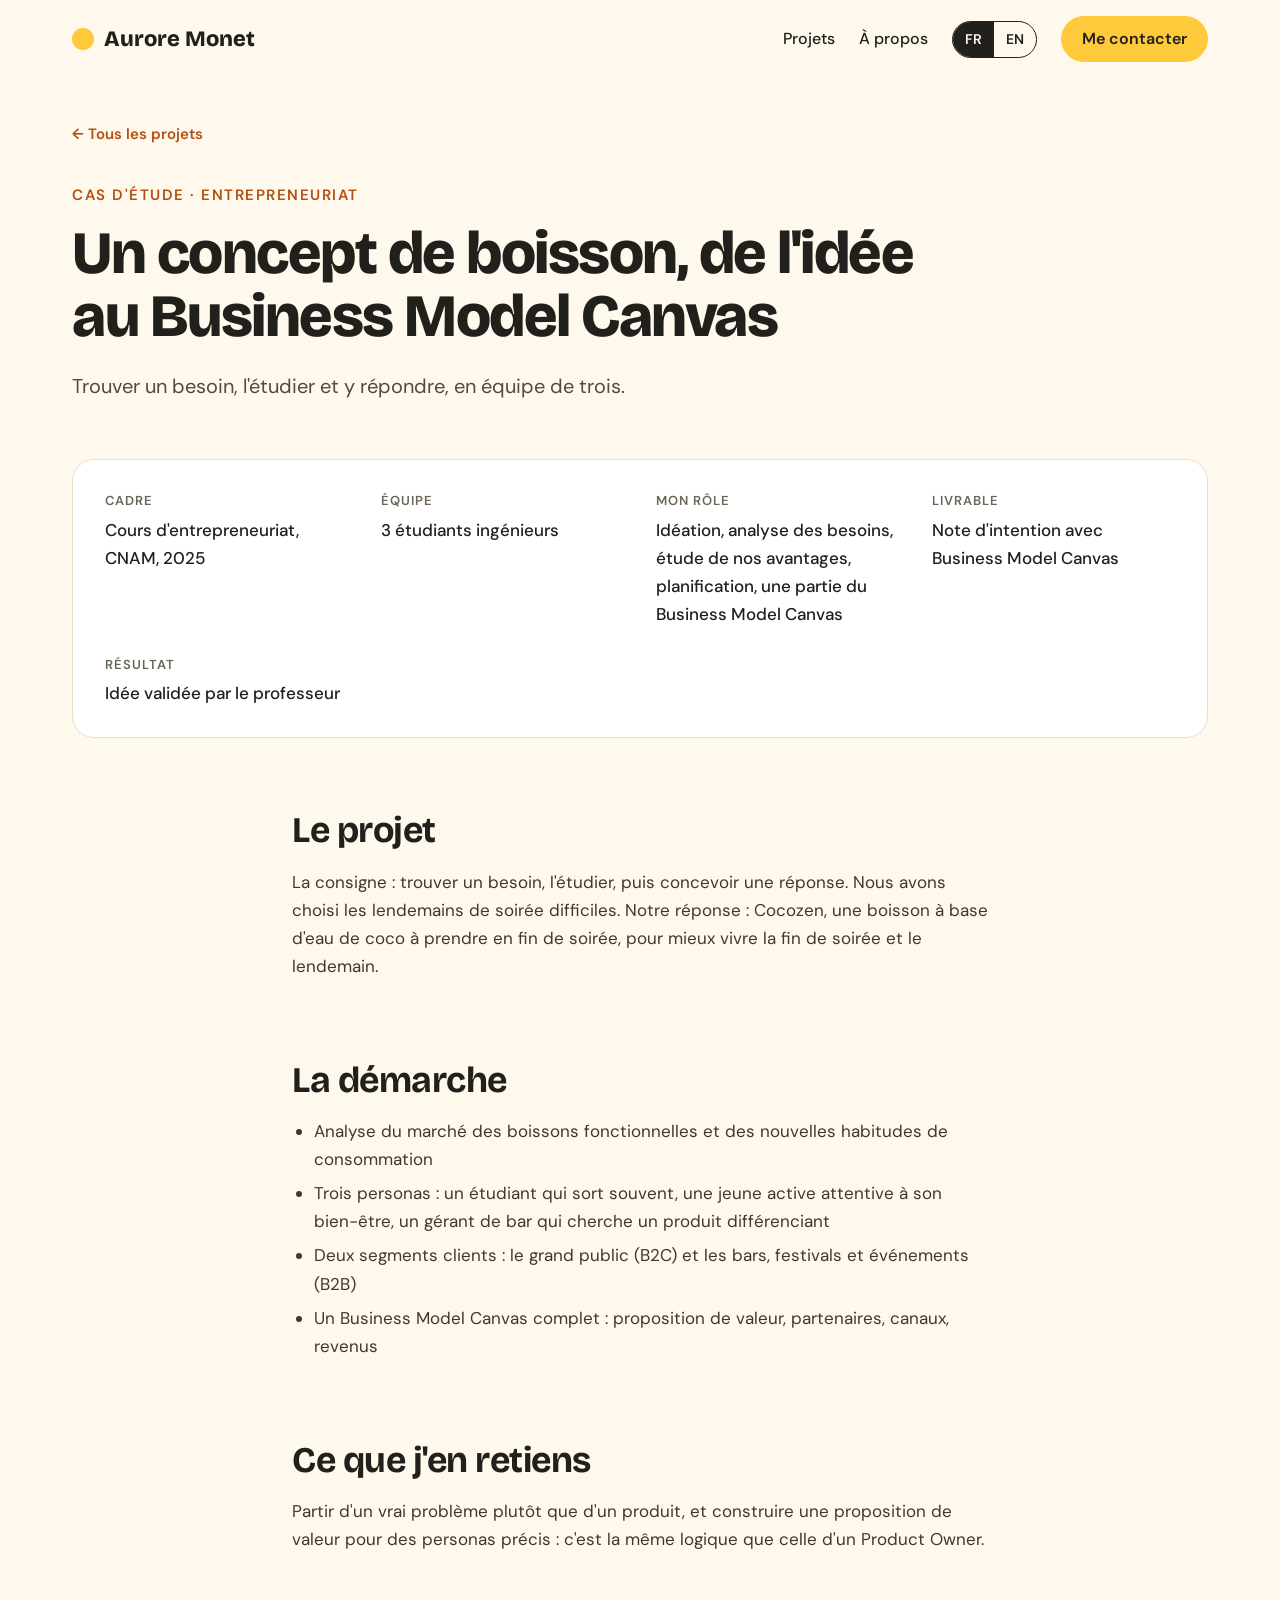
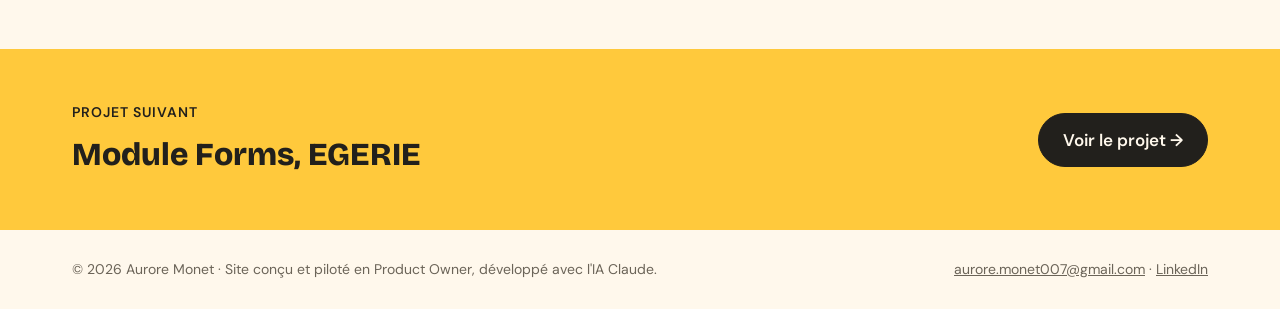
<file: cocozen.html>
<!doctype html>
<html lang="fr">
<head>
<meta charset="utf-8">
<meta name="viewport" content="width=device-width, initial-scale=1">
<title>Cocozen — Aurore Monet</title>
<meta name="description" content="Cas d'étude : un concept de boisson, de l'idée au Business Model Canvas.">
<meta property="og:title" content="Cocozen — Aurore Monet">
<meta property="og:description" content="Cas d'étude : un concept de boisson, de l'idée au Business Model Canvas.">
<meta property="og:type" content="website">
<link rel="alternate" hreflang="fr" href="cocozen.html">
<link rel="alternate" hreflang="en" href="en/cocozen.html">
<link rel="icon" href="assets/favicon.svg" type="image/svg+xml">
<link rel="preconnect" href="https://fonts.googleapis.com">
<link rel="preconnect" href="https://fonts.gstatic.com" crossorigin>
<link href="https://fonts.googleapis.com/css2?family=Bricolage+Grotesque:opsz,wght@12..96,600;12..96,700;12..96,800&family=DM+Mono:wght@400;500&family=DM+Sans:opsz,wght@9..40,400;9..40,500;9..40,600&display=swap" rel="stylesheet">
<link rel="stylesheet" href="assets/style.css">
</head>
<body>
<a class="skip" href="#contenu">Aller au contenu</a>
<header class="site-header">
  <div class="wrap">
    <a class="logo" href="index.html"><span class="sun" aria-hidden="true"></span>Aurore Monet</a>
    <nav class="nav" aria-label="Navigation principale">
      <a class="nav-link" href="index.html#projets">Projets</a>
      <a class="nav-link" href="about.html">À propos</a>
      <div class="lang" role="group" aria-label="Langue"><span aria-current="true">FR</span><a href="en/cocozen.html" hreflang="en" lang="en">EN</a></div>
      <a class="btn btn-sun" href="index.html#contact">Me contacter</a>
    </nav>
  </div>
</header>
<main id="contenu">
<section class="wrap case-hero">
  <a class="back" href="index.html#projets">← Tous les projets</a>
  <p class="eyebrow">Cas d'étude · Entrepreneuriat</p>
  <h1 class="h1">Un concept de boisson, de l'idée au Business Model Canvas</h1>
  <p class="lead">Trouver un besoin, l'étudier et y répondre, en équipe de trois.</p>
</section>
<section class="wrap"><dl class="facts"><div><dt>Cadre</dt><dd>Cours d'entrepreneuriat, CNAM, 2025</dd></div><div><dt>Équipe</dt><dd>3 étudiants ingénieurs</dd></div><div><dt>Mon rôle</dt><dd>Idéation, analyse des besoins, étude de nos avantages, planification, une partie du Business Model Canvas</dd></div><div><dt>Livrable</dt><dd>Note d'intention avec Business Model Canvas</dd></div><div><dt>Résultat</dt><dd>Idée validée par le professeur</dd></div></dl></section>
<section class="narrow block"><h2 class="h2-s">Le projet</h2><div class="prose"><p>La consigne : trouver un besoin, l'étudier, puis concevoir une réponse. Nous avons choisi les lendemains de soirée difficiles. Notre réponse : Cocozen, une boisson à base d'eau de coco à prendre en fin de soirée, pour mieux vivre la fin de soirée et le lendemain.</p></div></section>
<section class="narrow block"><h2 class="h2-s">La démarche</h2><div class="prose"><ul><li>Analyse du marché des boissons fonctionnelles et des nouvelles habitudes de consommation</li><li>Trois personas : un étudiant qui sort souvent, une jeune active attentive à son bien-être, un gérant de bar qui cherche un produit différenciant</li><li>Deux segments clients : le grand public (B2C) et les bars, festivals et événements (B2B)</li><li>Un Business Model Canvas complet : proposition de valeur, partenaires, canaux, revenus</li></ul></div></section>
<section class="narrow block"><h2 class="h2-s">Ce que j'en retiens</h2><div class="prose"><p>Partir d'un vrai problème plutôt que d'un produit, et construire une proposition de valeur pour des personas précis : c'est la même logique que celle d'un Product Owner.</p></div></section>
<section class="next" aria-label="Projet suivant">
  <div class="wrap">
    <div><small>Projet suivant</small><p>Module Forms, EGERIE</p></div>
    <a class="btn btn-dark" href="forms-egerie.html">Voir le projet →</a>
  </div>
</section>
</main>

<footer class="site-footer">
  <div class="wrap">
    <span>© 2026 Aurore Monet · Site conçu et piloté en Product Owner, développé avec l'IA Claude.</span>
    <span><a href="mailto:aurore.monet007@gmail.com">aurore.monet007@gmail.com</a> · <a href="https://www.linkedin.com/in/aurore-monet">LinkedIn</a></span>
  </div>
</footer>
</body>
</html>
</file>
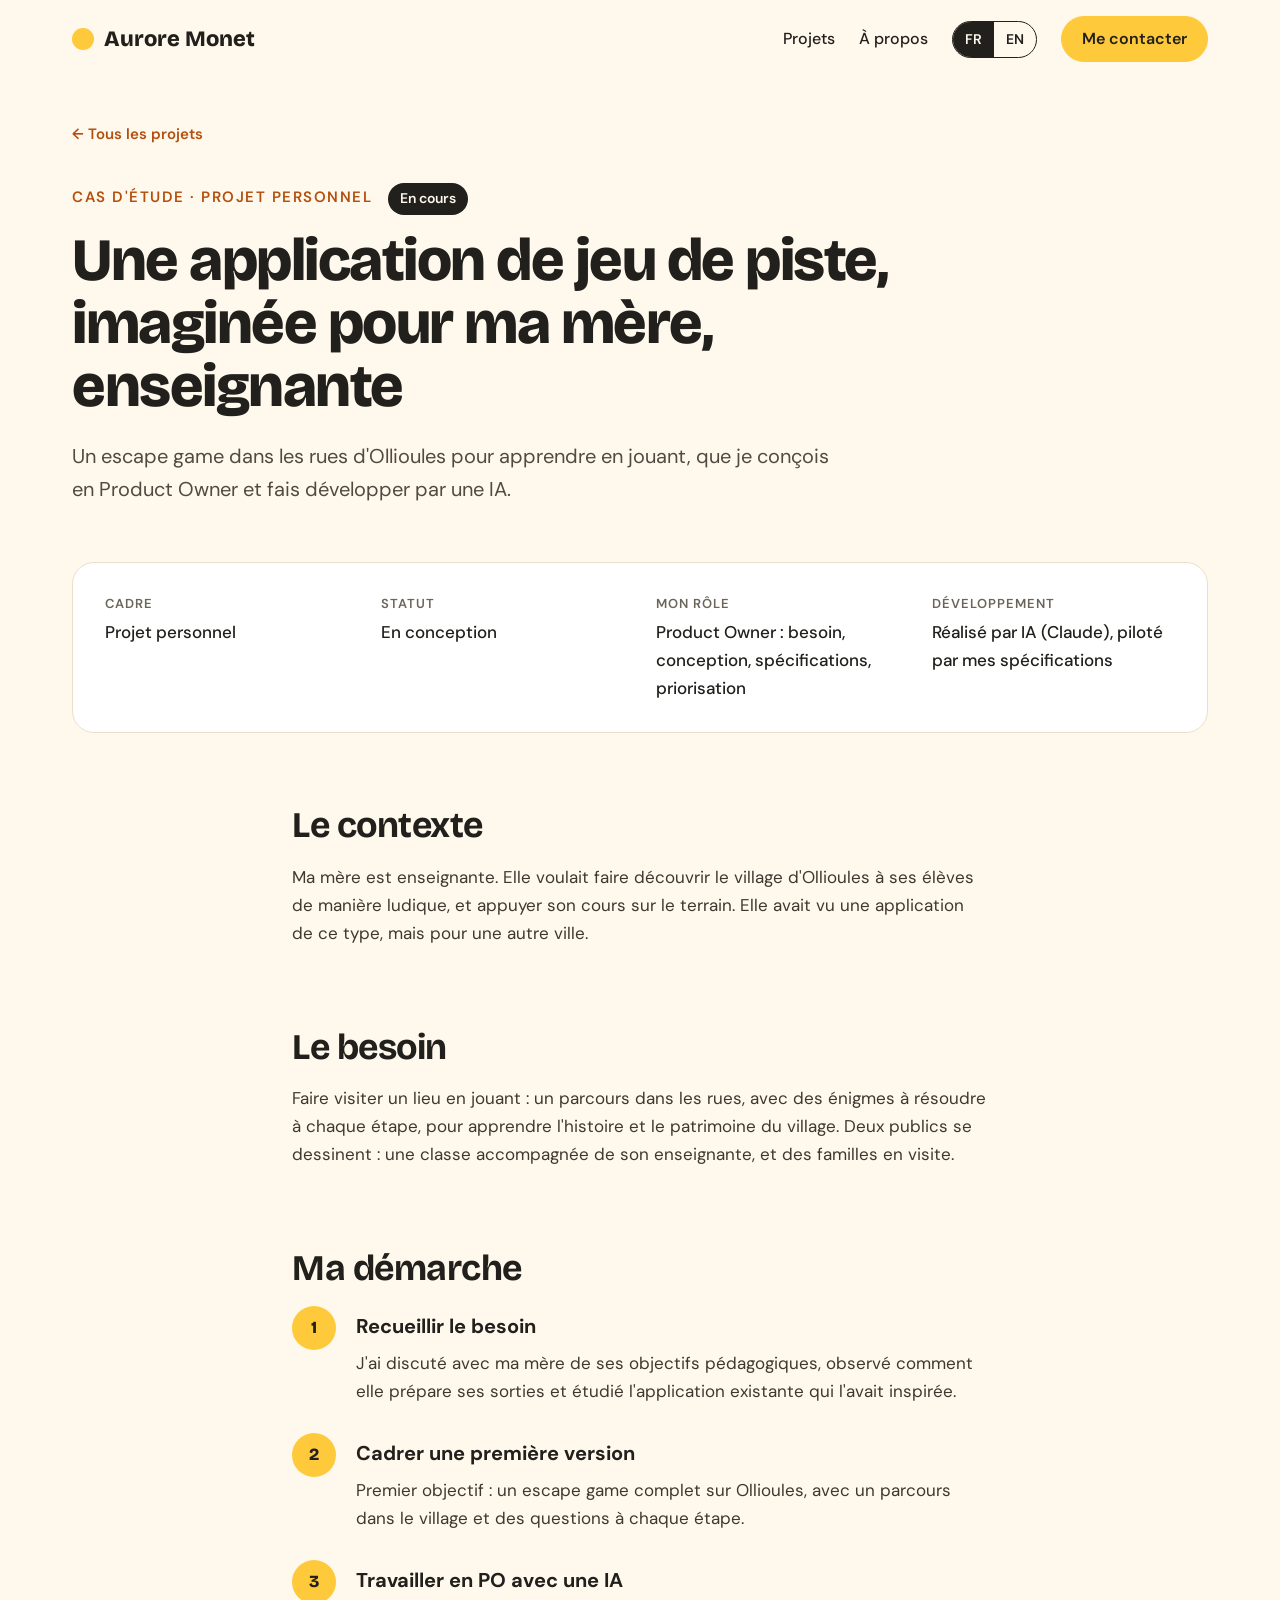
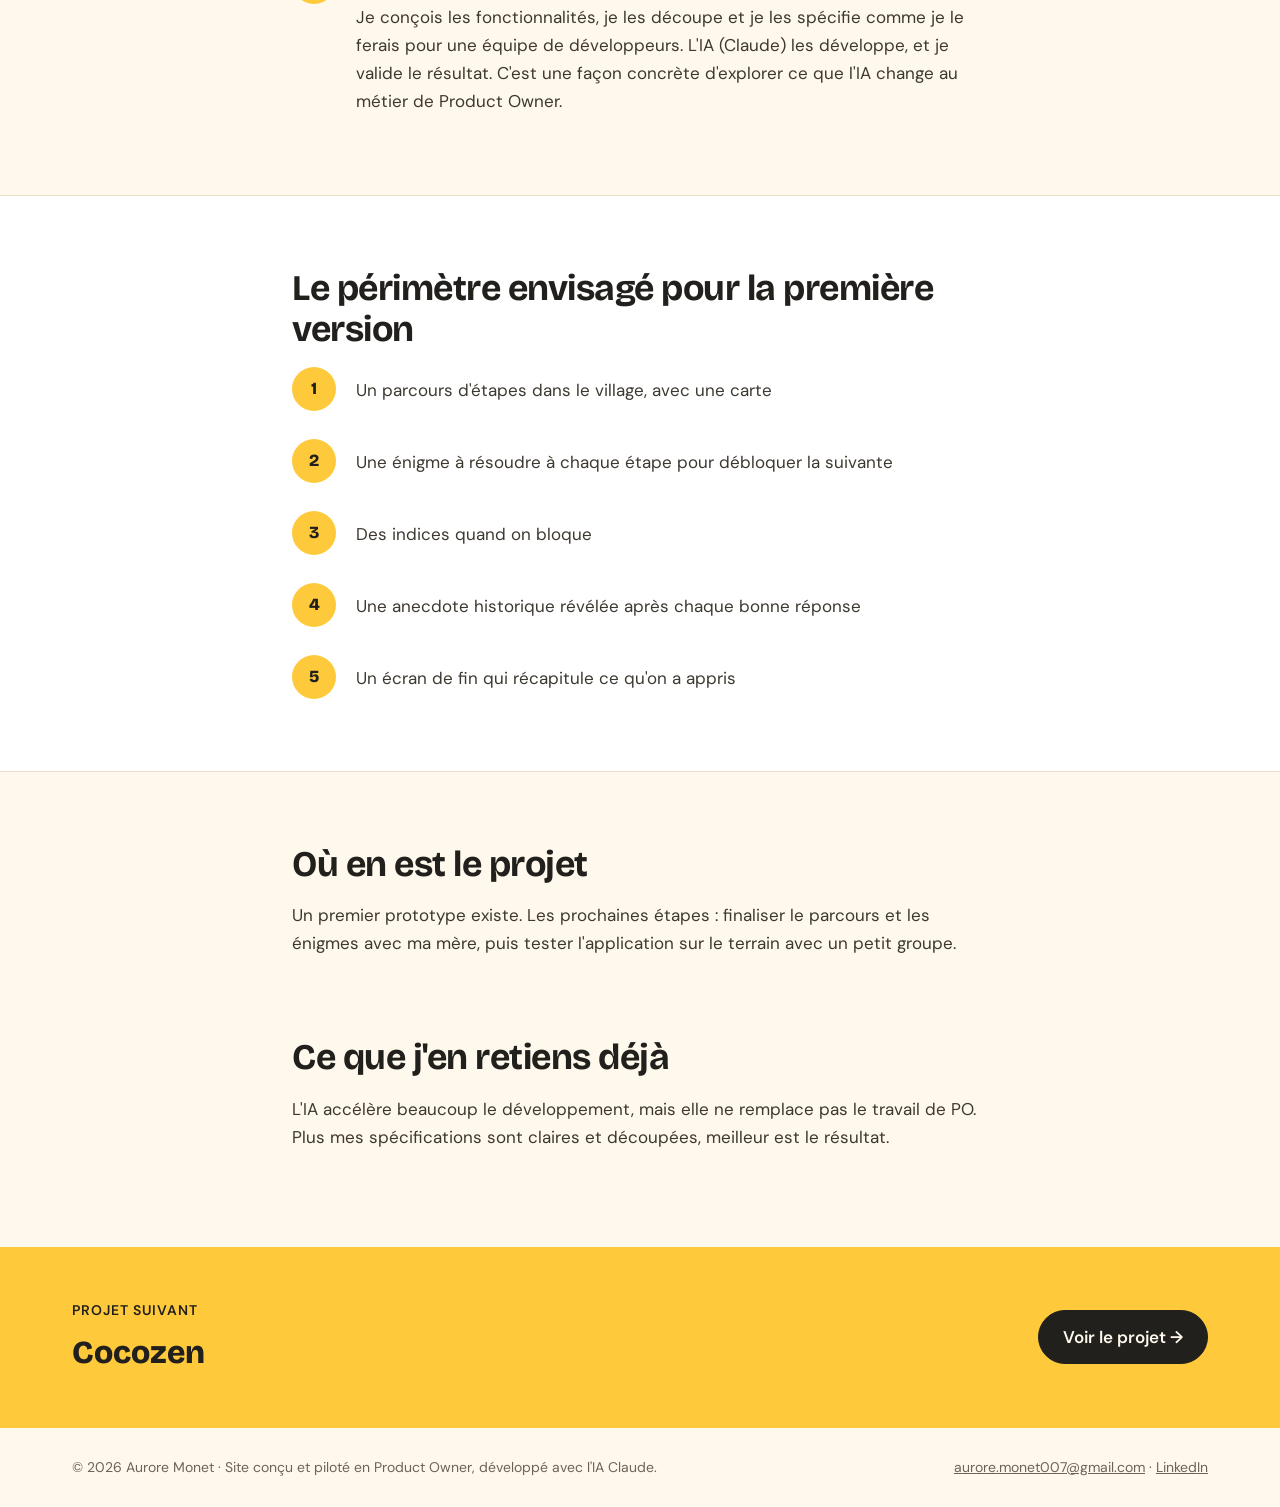
<file: escape-game.html>
<!doctype html>
<html lang="fr">
<head>
<meta charset="utf-8">
<meta name="viewport" content="width=device-width, initial-scale=1">
<title>Escape game à Ollioules — Aurore Monet</title>
<meta name="description" content="Projet en cours : une application de jeu de piste à Ollioules, conçue en Product Owner et développée avec l'IA.">
<meta property="og:title" content="Escape game à Ollioules — Aurore Monet">
<meta property="og:description" content="Projet en cours : une application de jeu de piste à Ollioules, conçue en Product Owner et développée avec l'IA.">
<meta property="og:type" content="website">
<link rel="alternate" hreflang="fr" href="escape-game.html">
<link rel="alternate" hreflang="en" href="en/escape-game.html">
<link rel="icon" href="assets/favicon.svg" type="image/svg+xml">
<link rel="preconnect" href="https://fonts.googleapis.com">
<link rel="preconnect" href="https://fonts.gstatic.com" crossorigin>
<link href="https://fonts.googleapis.com/css2?family=Bricolage+Grotesque:opsz,wght@12..96,600;12..96,700;12..96,800&family=DM+Mono:wght@400;500&family=DM+Sans:opsz,wght@9..40,400;9..40,500;9..40,600&display=swap" rel="stylesheet">
<link rel="stylesheet" href="assets/style.css">
</head>
<body>
<a class="skip" href="#contenu">Aller au contenu</a>
<header class="site-header">
  <div class="wrap">
    <a class="logo" href="index.html"><span class="sun" aria-hidden="true"></span>Aurore Monet</a>
    <nav class="nav" aria-label="Navigation principale">
      <a class="nav-link" href="index.html#projets">Projets</a>
      <a class="nav-link" href="about.html">À propos</a>
      <div class="lang" role="group" aria-label="Langue"><span aria-current="true">FR</span><a href="en/escape-game.html" hreflang="en" lang="en">EN</a></div>
      <a class="btn btn-sun" href="index.html#contact">Me contacter</a>
    </nav>
  </div>
</header>
<main id="contenu">
<section class="wrap case-hero">
  <a class="back" href="index.html#projets">← Tous les projets</a>
  <p class="eyebrow">Cas d'étude · Projet personnel <span class="status">En cours</span></p>
  <h1 class="h1">Une application de jeu de piste, imaginée pour ma mère, enseignante</h1>
  <p class="lead">Un escape game dans les rues d'Ollioules pour apprendre en jouant, que je conçois en Product Owner et fais développer par une IA.</p>
</section>
<section class="wrap"><dl class="facts"><div><dt>Cadre</dt><dd>Projet personnel</dd></div><div><dt>Statut</dt><dd>En conception</dd></div><div><dt>Mon rôle</dt><dd>Product Owner : besoin, conception, spécifications, priorisation</dd></div><div><dt>Développement</dt><dd>Réalisé par IA (Claude), piloté par mes spécifications</dd></div></dl></section>
<section class="narrow block"><h2 class="h2-s">Le contexte</h2><div class="prose"><p>Ma mère est enseignante. Elle voulait faire découvrir le village d'Ollioules à ses élèves de manière ludique, et appuyer son cours sur le terrain. Elle avait vu une application de ce type, mais pour une autre ville.</p></div></section>
<section class="narrow block"><h2 class="h2-s">Le besoin</h2><div class="prose"><p>Faire visiter un lieu en jouant : un parcours dans les rues, avec des énigmes à résoudre à chaque étape, pour apprendre l'histoire et le patrimoine du village. Deux publics se dessinent : une classe accompagnée de son enseignante, et des familles en visite.</p></div></section>
<section class="narrow block"><h2 class="h2-s">Ma démarche</h2>
<ol class="steps" start="1"><li><span class="num" aria-hidden="true">1</span><div><h3>Recueillir le besoin</h3><p>J'ai discuté avec ma mère de ses objectifs pédagogiques, observé comment elle prépare ses sorties et étudié l'application existante qui l'avait inspirée.</p></div></li><li><span class="num" aria-hidden="true">2</span><div><h3>Cadrer une première version</h3><p>Premier objectif : un escape game complet sur Ollioules, avec un parcours dans le village et des questions à chaque étape.</p></div></li><li><span class="num" aria-hidden="true">3</span><div><h3>Travailler en PO avec une IA</h3><p>Je conçois les fonctionnalités, je les découpe et je les spécifie comme je le ferais pour une équipe de développeurs. L'IA (Claude) les développe, et je valide le résultat. C'est une façon concrète d'explorer ce que l'IA change au métier de Product Owner.</p></div></li></ol>
</section>
<section class="band block-band" aria-labelledby="scope"><div class="narrow" style="padding-top:72px;padding-bottom:72px"><h2 class="h2-s" id="scope">Le périmètre envisagé pour la première version</h2><ol class="steps"><li><span class="num" aria-hidden="true">1</span><div><p style="margin-top:9px">Un parcours d'étapes dans le village, avec une carte</p></div></li><li><span class="num" aria-hidden="true">2</span><div><p style="margin-top:9px">Une énigme à résoudre à chaque étape pour débloquer la suivante</p></div></li><li><span class="num" aria-hidden="true">3</span><div><p style="margin-top:9px">Des indices quand on bloque</p></div></li><li><span class="num" aria-hidden="true">4</span><div><p style="margin-top:9px">Une anecdote historique révélée après chaque bonne réponse</p></div></li><li><span class="num" aria-hidden="true">5</span><div><p style="margin-top:9px">Un écran de fin qui récapitule ce qu'on a appris</p></div></li></ol></div></section>
<section class="narrow block"><h2 class="h2-s">Où en est le projet</h2><div class="prose"><p>Un premier prototype existe. Les prochaines étapes : finaliser le parcours et les énigmes avec ma mère, puis tester l'application sur le terrain avec un petit groupe.</p></div></section>
<section class="narrow block"><h2 class="h2-s">Ce que j'en retiens déjà</h2><div class="prose"><p>L'IA accélère beaucoup le développement, mais elle ne remplace pas le travail de PO. Plus mes spécifications sont claires et découpées, meilleur est le résultat.</p></div></section>
<section class="next" aria-label="Projet suivant">
  <div class="wrap">
    <div><small>Projet suivant</small><p>Cocozen</p></div>
    <a class="btn btn-dark" href="cocozen.html">Voir le projet →</a>
  </div>
</section>
</main>

<footer class="site-footer">
  <div class="wrap">
    <span>© 2026 Aurore Monet · Site conçu et piloté en Product Owner, développé avec l'IA Claude.</span>
    <span><a href="mailto:aurore.monet007@gmail.com">aurore.monet007@gmail.com</a> · <a href="https://www.linkedin.com/in/aurore-monet">LinkedIn</a></span>
  </div>
</footer>
</body>
</html>
</file>
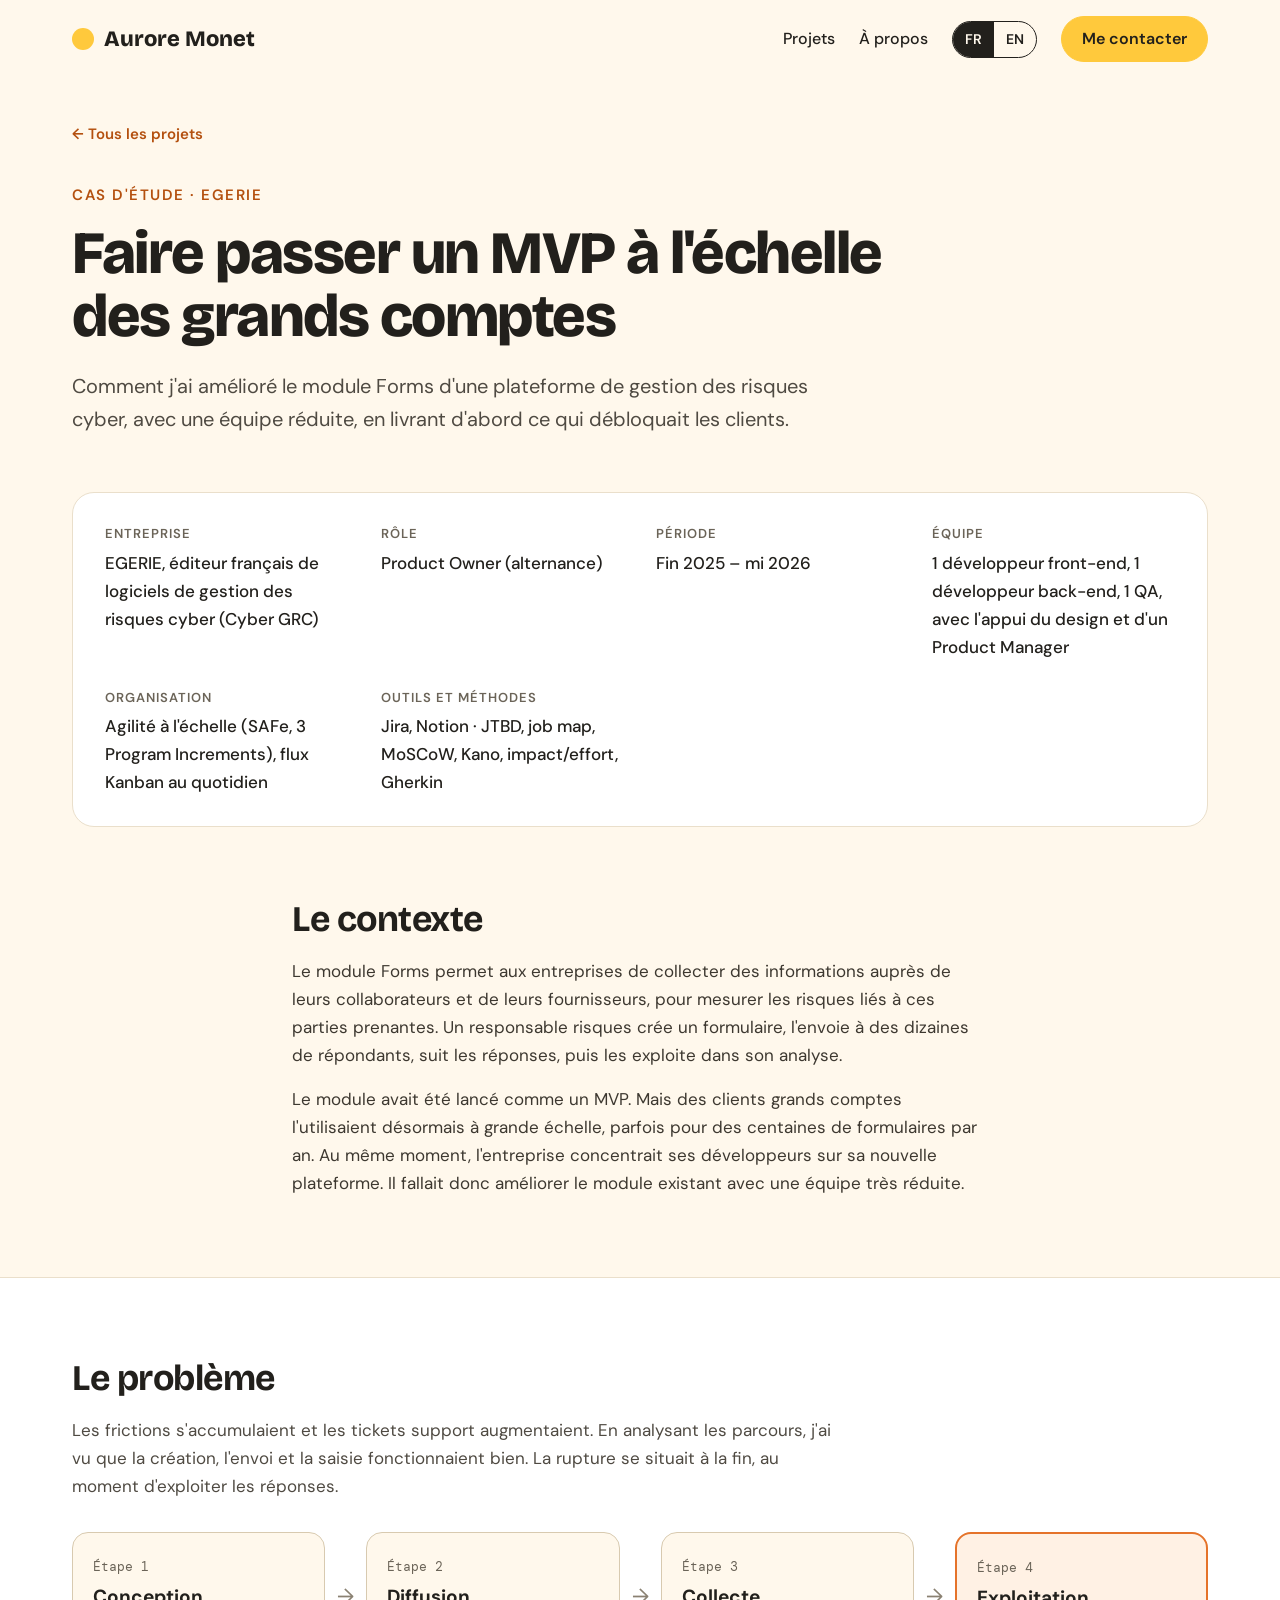
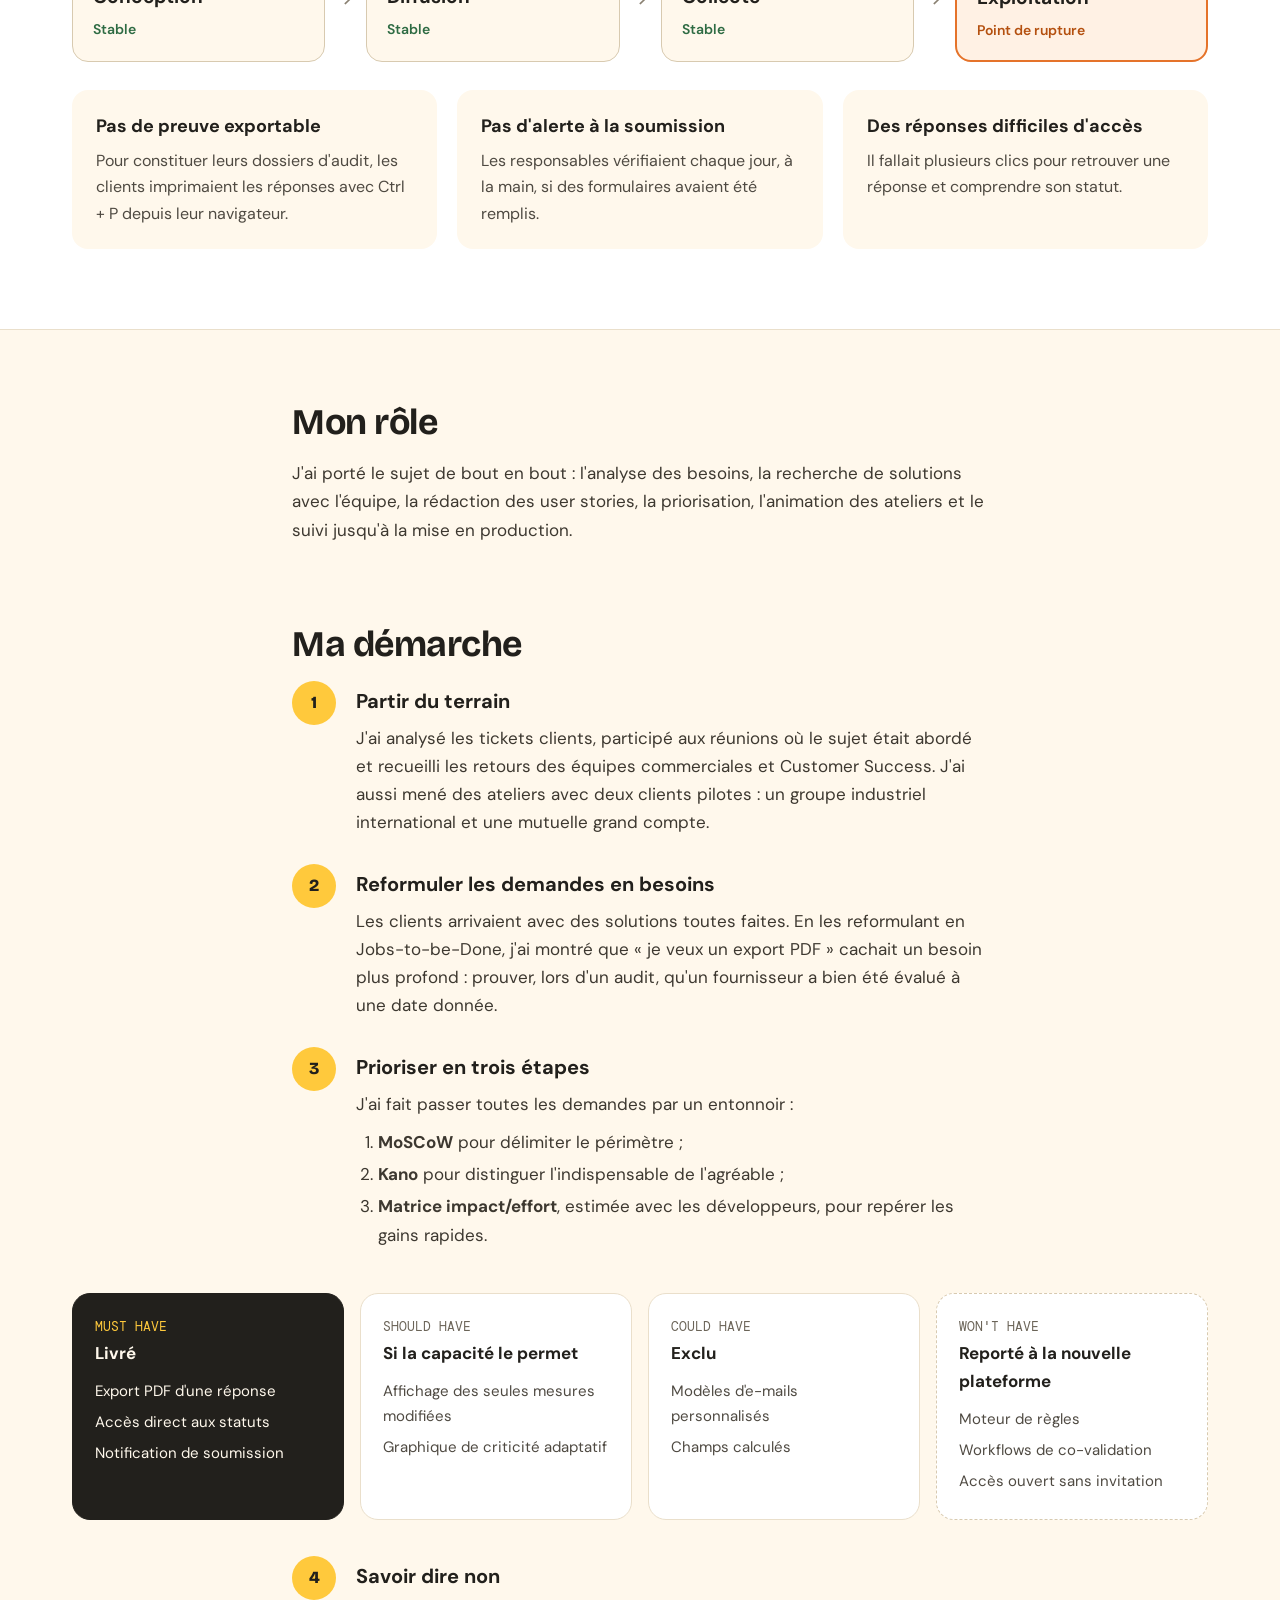
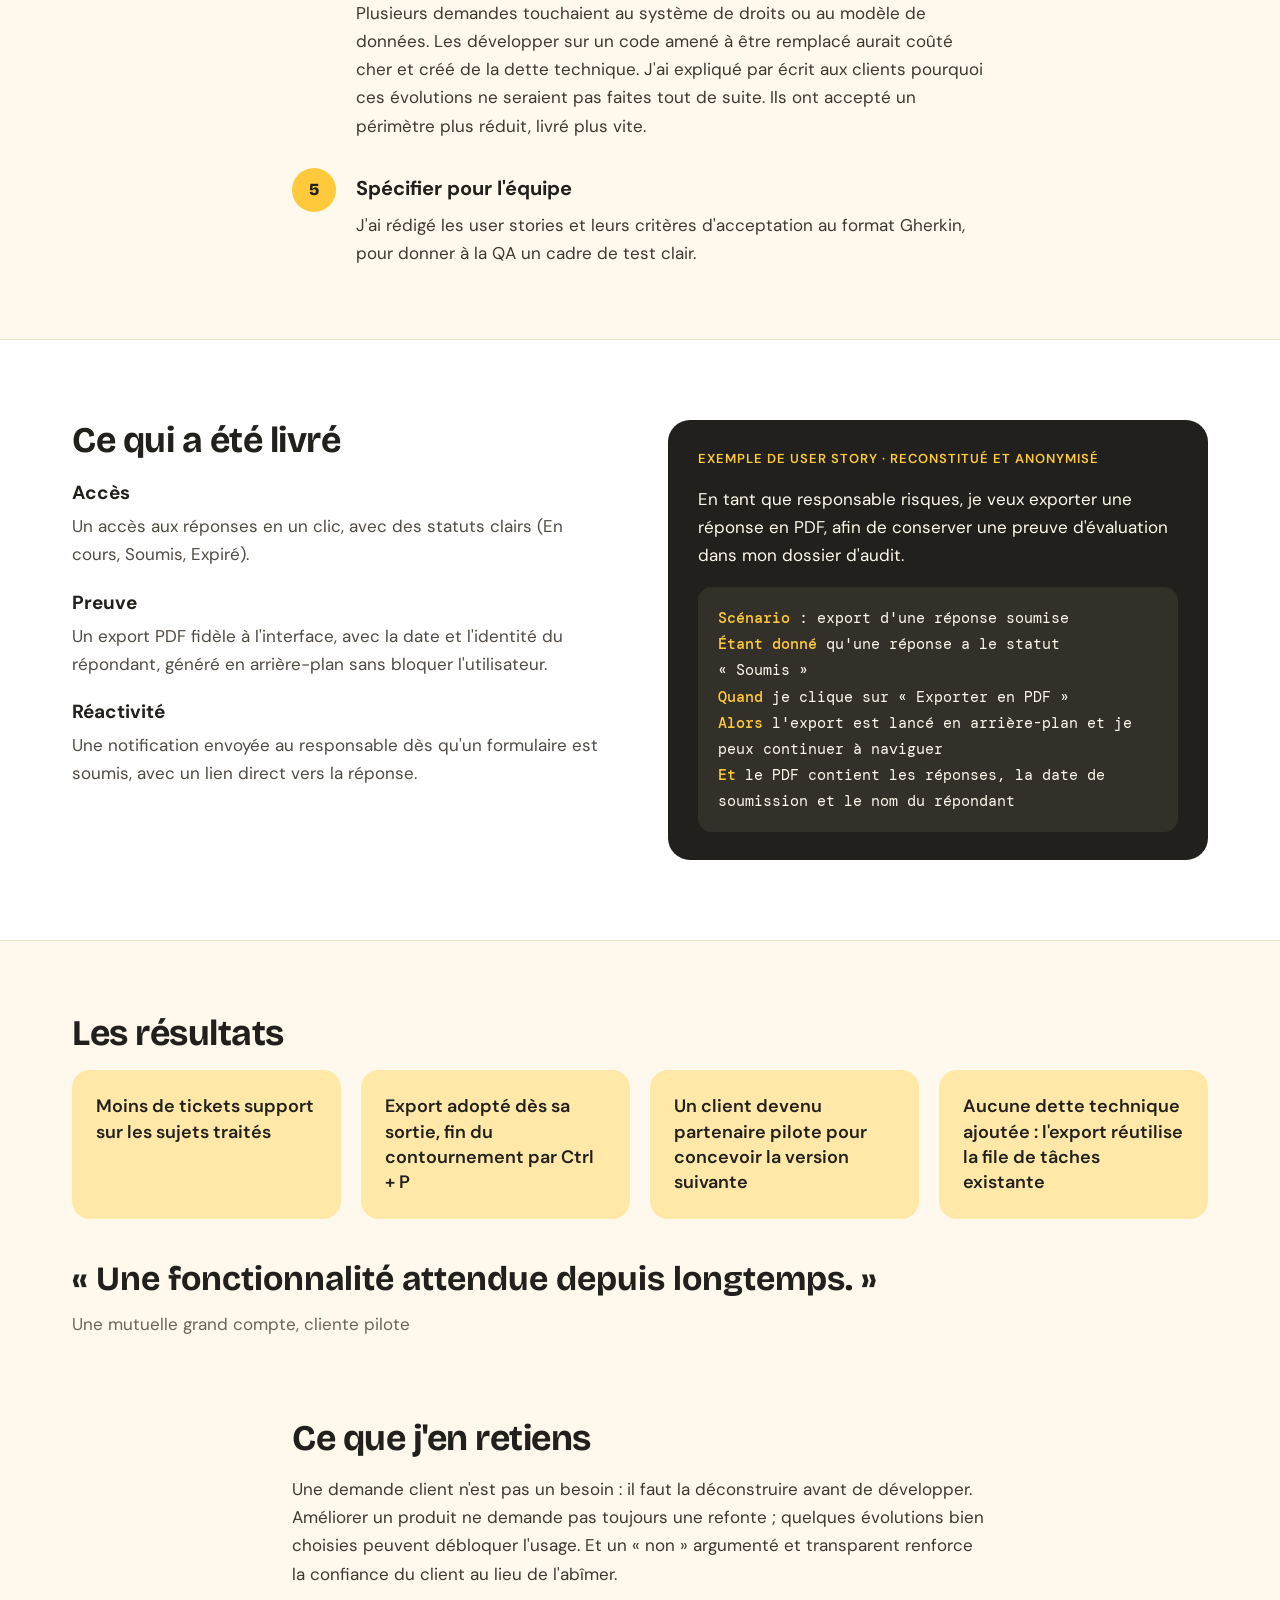
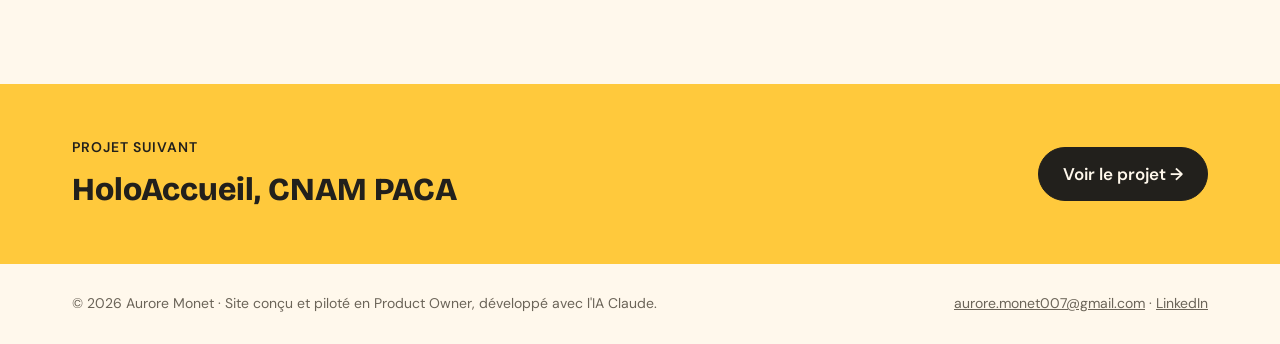
<file: forms-egerie.html>
<!doctype html>
<html lang="fr">
<head>
<meta charset="utf-8">
<meta name="viewport" content="width=device-width, initial-scale=1">
<title>Module Forms, EGERIE — Aurore Monet</title>
<meta name="description" content="Cas d'étude : faire passer un MVP à l'échelle des grands comptes avec une équipe réduite.">
<meta property="og:title" content="Module Forms, EGERIE — Aurore Monet">
<meta property="og:description" content="Cas d'étude : faire passer un MVP à l'échelle des grands comptes avec une équipe réduite.">
<meta property="og:type" content="website">
<link rel="alternate" hreflang="fr" href="forms-egerie.html">
<link rel="alternate" hreflang="en" href="en/forms-egerie.html">
<link rel="icon" href="assets/favicon.svg" type="image/svg+xml">
<link rel="preconnect" href="https://fonts.googleapis.com">
<link rel="preconnect" href="https://fonts.gstatic.com" crossorigin>
<link href="https://fonts.googleapis.com/css2?family=Bricolage+Grotesque:opsz,wght@12..96,600;12..96,700;12..96,800&family=DM+Mono:wght@400;500&family=DM+Sans:opsz,wght@9..40,400;9..40,500;9..40,600&display=swap" rel="stylesheet">
<link rel="stylesheet" href="assets/style.css">
</head>
<body>
<a class="skip" href="#contenu">Aller au contenu</a>
<header class="site-header">
  <div class="wrap">
    <a class="logo" href="index.html"><span class="sun" aria-hidden="true"></span>Aurore Monet</a>
    <nav class="nav" aria-label="Navigation principale">
      <a class="nav-link" href="index.html#projets">Projets</a>
      <a class="nav-link" href="about.html">À propos</a>
      <div class="lang" role="group" aria-label="Langue"><span aria-current="true">FR</span><a href="en/forms-egerie.html" hreflang="en" lang="en">EN</a></div>
      <a class="btn btn-sun" href="index.html#contact">Me contacter</a>
    </nav>
  </div>
</header>
<main id="contenu">
<section class="wrap case-hero">
  <a class="back" href="index.html#projets">← Tous les projets</a>
  <p class="eyebrow">Cas d'étude · EGERIE</p>
  <h1 class="h1">Faire passer un MVP à l'échelle des grands comptes</h1>
  <p class="lead">Comment j'ai amélioré le module Forms d'une plateforme de gestion des risques cyber, avec une équipe réduite, en livrant d'abord ce qui débloquait les clients.</p>
</section>
<section class="wrap"><dl class="facts"><div><dt>Entreprise</dt><dd>EGERIE, éditeur français de logiciels de gestion des risques cyber (Cyber GRC)</dd></div><div><dt>Rôle</dt><dd>Product Owner (alternance)</dd></div><div><dt>Période</dt><dd>Fin 2025 – mi 2026</dd></div><div><dt>Équipe</dt><dd>1 développeur front-end, 1 développeur back-end, 1 QA, avec l'appui du design et d'un Product Manager</dd></div><div><dt>Organisation</dt><dd>Agilité à l'échelle (SAFe, 3 Program Increments), flux Kanban au quotidien</dd></div><div><dt>Outils et méthodes</dt><dd>Jira, Notion · JTBD, job map, MoSCoW, Kano, impact/effort, Gherkin</dd></div></dl></section>
<section class="narrow block"><h2 class="h2-s">Le contexte</h2><div class="prose"><p>Le module Forms permet aux entreprises de collecter des informations auprès de leurs collaborateurs et de leurs fournisseurs, pour mesurer les risques liés à ces parties prenantes. Un responsable risques crée un formulaire, l'envoie à des dizaines de répondants, suit les réponses, puis les exploite dans son analyse.</p><p>Le module avait été lancé comme un MVP. Mais des clients grands comptes l'utilisaient désormais à grande échelle, parfois pour des centaines de formulaires par an. Au même moment, l'entreprise concentrait ses développeurs sur sa nouvelle plateforme. Il fallait donc améliorer le module existant avec une équipe très réduite.</p></div></section>
<section class="band block-band" aria-labelledby="pb">
  <div class="wrap">
    <h2 class="h2-s" id="pb">Le problème</h2>
    <p class="muted" style="max-width:760px">Les frictions s'accumulaient et les tickets support augmentaient. En analysant les parcours, j'ai vu que la création, l'envoi et la saisie fonctionnaient bien. La rupture se situait à la fin, au moment d'exploiter les réponses.</p>
    <div class="journey"><div class="stage"><small>Étape 1</small><strong>Conception</strong><em>Stable</em></div><div class="arrow" aria-hidden="true">→</div><div class="stage"><small>Étape 2</small><strong>Diffusion</strong><em>Stable</em></div><div class="arrow" aria-hidden="true">→</div><div class="stage"><small>Étape 3</small><strong>Collecte</strong><em>Stable</em></div><div class="arrow" aria-hidden="true">→</div><div class="stage break"><small>Étape 4</small><strong>Exploitation</strong><em>Point de rupture</em></div></div>
    <div class="grid3"><div class="panel"><h3>Pas de preuve exportable</h3><p>Pour constituer leurs dossiers d'audit, les clients imprimaient les réponses avec Ctrl + P depuis leur navigateur.</p></div><div class="panel"><h3>Pas d'alerte à la soumission</h3><p>Les responsables vérifiaient chaque jour, à la main, si des formulaires avaient été remplis.</p></div><div class="panel"><h3>Des réponses difficiles d'accès</h3><p>Il fallait plusieurs clics pour retrouver une réponse et comprendre son statut.</p></div></div>
  </div>
</section>
<section class="narrow block"><h2 class="h2-s">Mon rôle</h2><div class="prose"><p>J'ai porté le sujet de bout en bout : l'analyse des besoins, la recherche de solutions avec l'équipe, la rédaction des user stories, la priorisation, l'animation des ateliers et le suivi jusqu'à la mise en production.</p></div></section>
<section class="narrow block"><h2 class="h2-s">Ma démarche</h2>
<ol class="steps" start="1"><li><span class="num" aria-hidden="true">1</span><div><h3>Partir du terrain</h3><p>J'ai analysé les tickets clients, participé aux réunions où le sujet était abordé et recueilli les retours des équipes commerciales et Customer Success. J'ai aussi mené des ateliers avec deux clients pilotes : un groupe industriel international et une mutuelle grand compte.</p></div></li><li><span class="num" aria-hidden="true">2</span><div><h3>Reformuler les demandes en besoins</h3><p>Les clients arrivaient avec des solutions toutes faites. En les reformulant en Jobs-to-be-Done, j'ai montré que « je veux un export PDF » cachait un besoin plus profond : prouver, lors d'un audit, qu'un fournisseur a bien été évalué à une date donnée.</p></div></li><li><span class="num" aria-hidden="true">3</span><div><h3>Prioriser en trois étapes</h3><p>J'ai fait passer toutes les demandes par un entonnoir :</p><ol><li><strong>MoSCoW</strong> pour délimiter le périmètre ;</li><li><strong>Kano</strong> pour distinguer l'indispensable de l'agréable ;</li><li><strong>Matrice impact/effort</strong>, estimée avec les développeurs, pour repérer les gains rapides.</li></ol></div></li></ol>
</section>
<section class="wrap"><div class="moscow" aria-label="MoSCoW"><div class="mcol must"><small>MUST HAVE</small><strong>Livré</strong><ul><li>Export PDF d'une réponse</li><li>Accès direct aux statuts</li><li>Notification de soumission</li></ul></div><div class="mcol "><small>SHOULD HAVE</small><strong>Si la capacité le permet</strong><ul><li>Affichage des seules mesures modifiées</li><li>Graphique de criticité adaptatif</li></ul></div><div class="mcol "><small>COULD HAVE</small><strong>Exclu</strong><ul><li>Modèles d'e-mails personnalisés</li><li>Champs calculés</li></ul></div><div class="mcol wont"><small>WON'T HAVE</small><strong>Reporté à la nouvelle plateforme</strong><ul><li>Moteur de règles</li><li>Workflows de co-validation</li><li>Accès ouvert sans invitation</li></ul></div></div></section>
<section class="narrow">
<ol class="steps" start="4"><li><span class="num" aria-hidden="true">4</span><div><h3>Savoir dire non</h3><p>Plusieurs demandes touchaient au système de droits ou au modèle de données. Les développer sur un code amené à être remplacé aurait coûté cher et créé de la dette technique. J'ai expliqué par écrit aux clients pourquoi ces évolutions ne seraient pas faites tout de suite. Ils ont accepté un périmètre plus réduit, livré plus vite.</p></div></li><li><span class="num" aria-hidden="true">5</span><div><h3>Spécifier pour l'équipe</h3><p>J'ai rédigé les user stories et leurs critères d'acceptation au format Gherkin, pour donner à la QA un cadre de test clair.</p></div></li></ol>
</section>
<section class="band block-band" aria-labelledby="liv">
  <div class="wrap split">
    <div>
      <h2 class="h2-s" id="liv">Ce qui a été livré</h2>
      <div class="deliv"><div><h3>Accès</h3><p class="muted">Un accès aux réponses en un clic, avec des statuts clairs (En cours, Soumis, Expiré).</p></div><div><h3>Preuve</h3><p class="muted">Un export PDF fidèle à l'interface, avec la date et l'identité du répondant, généré en arrière-plan sans bloquer l'utilisateur.</p></div><div><h3>Réactivité</h3><p class="muted">Une notification envoyée au responsable dès qu'un formulaire est soumis, avec un lien direct vers la réponse.</p></div></div>
    </div>
    <figure class="story">
      <figcaption>Exemple de user story · reconstitué et anonymisé</figcaption>
      <p>En tant que responsable risques, je veux exporter une réponse en PDF, afin de conserver une preuve d'évaluation dans mon dossier d'audit.</p>
      <div class="gherkin"><div><b>Scénario</b> : export d'une réponse soumise</div><div><b>Étant donné</b> qu'une réponse a le statut « Soumis »</div><div><b>Quand</b> je clique sur « Exporter en PDF »</div><div><b>Alors</b> l'export est lancé en arrière-plan et je peux continuer à naviguer</div><div><b>Et</b> le PDF contient les réponses, la date de soumission et le nom du répondant</div></div>
    </figure>
  </div>
</section>
<section class="wrap block" aria-labelledby="res">
  <h2 class="h2-s" id="res">Les résultats</h2>
  <div class="results"><div class="result">Moins de tickets support sur les sujets traités</div><div class="result">Export adopté dès sa sortie, fin du contournement par Ctrl + P</div><div class="result">Un client devenu partenaire pilote pour concevoir la version suivante</div><div class="result">Aucune dette technique ajoutée : l'export réutilise la file de tâches existante</div></div>
  <blockquote class="quote">
    <p>« Une fonctionnalité attendue depuis longtemps. »</p>
    <footer>Une mutuelle grand compte, cliente pilote</footer>
  </blockquote>
</section>
<section class="narrow block"><h2 class="h2-s">Ce que j'en retiens</h2><div class="prose"><p>Une demande client n'est pas un besoin : il faut la déconstruire avant de développer. Améliorer un produit ne demande pas toujours une refonte ; quelques évolutions bien choisies peuvent débloquer l'usage. Et un « non » argumenté et transparent renforce la confiance du client au lieu de l'abîmer.</p></div></section>
<section class="next" aria-label="Projet suivant">
  <div class="wrap">
    <div><small>Projet suivant</small><p>HoloAccueil, CNAM PACA</p></div>
    <a class="btn btn-dark" href="holoaccueil.html">Voir le projet →</a>
  </div>
</section>
</main>

<footer class="site-footer">
  <div class="wrap">
    <span>© 2026 Aurore Monet · Site conçu et piloté en Product Owner, développé avec l'IA Claude.</span>
    <span><a href="mailto:aurore.monet007@gmail.com">aurore.monet007@gmail.com</a> · <a href="https://www.linkedin.com/in/aurore-monet">LinkedIn</a></span>
  </div>
</footer>
</body>
</html>
</file>
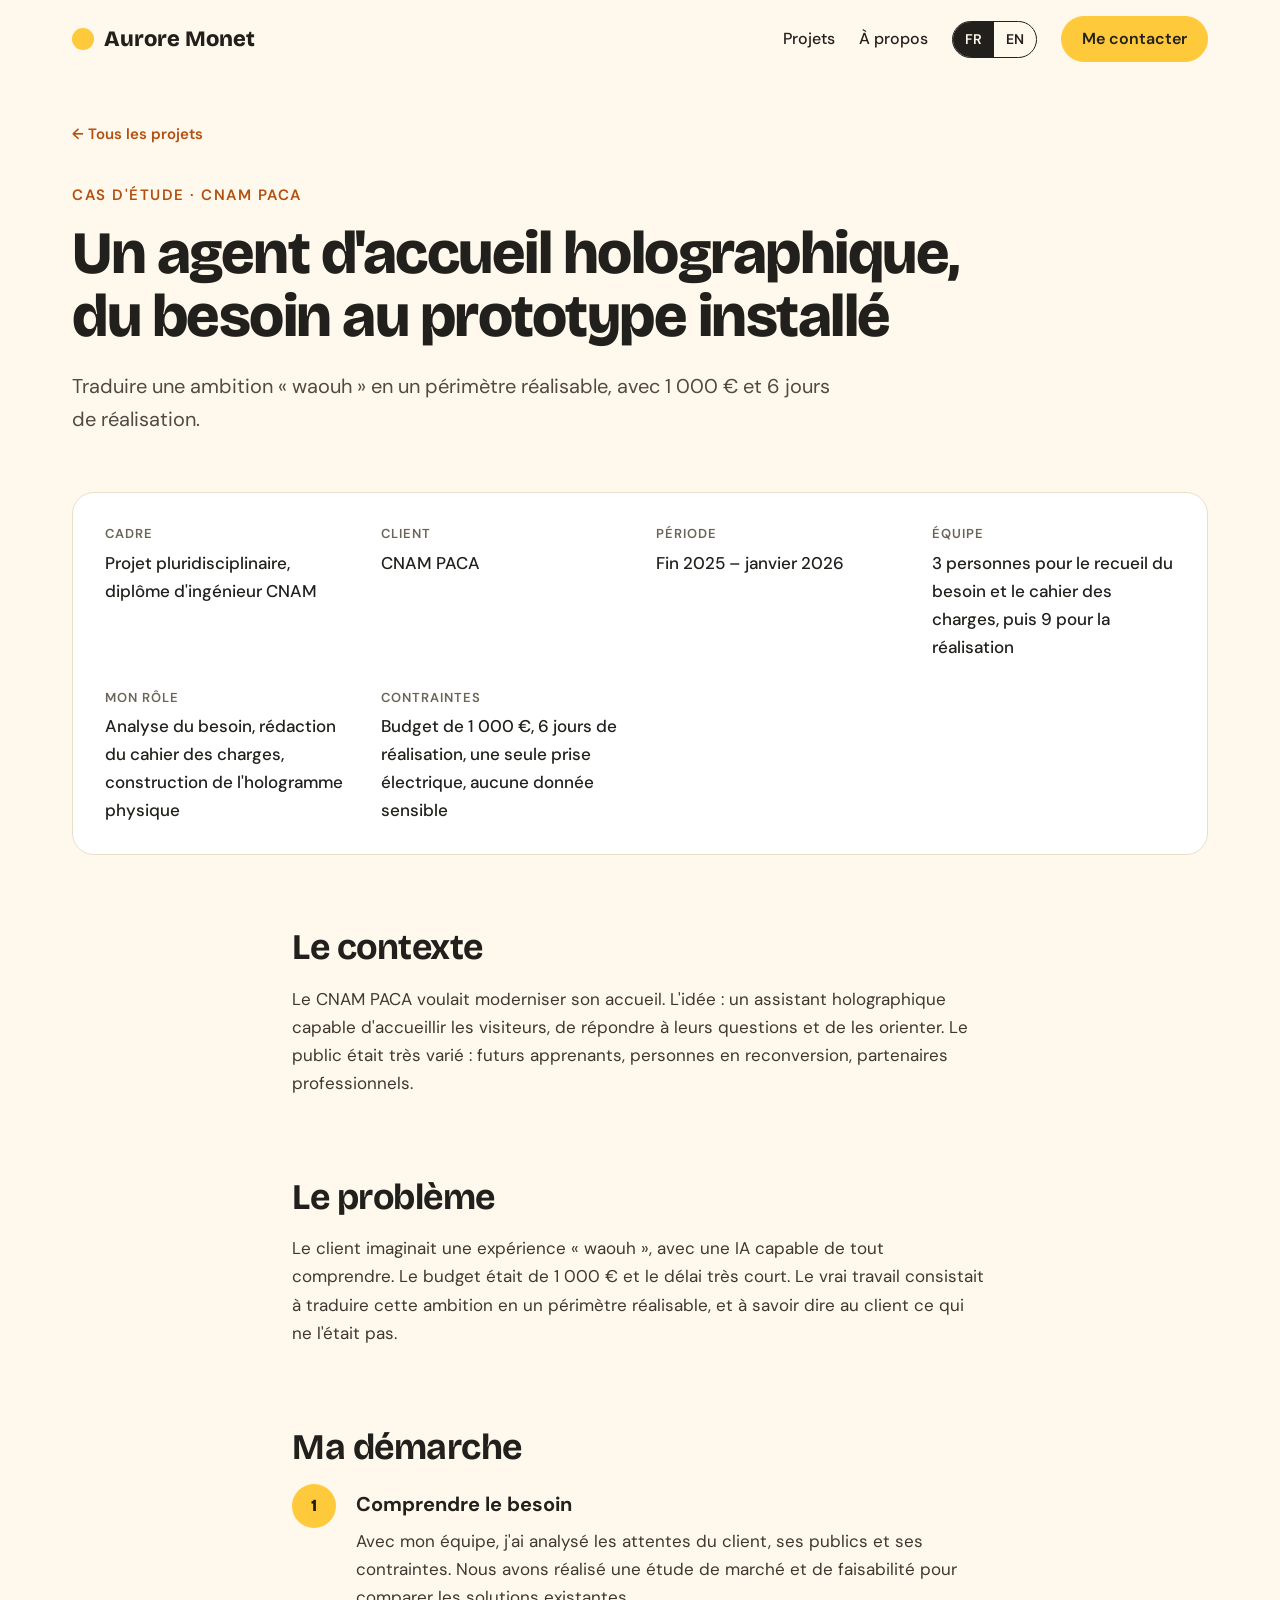
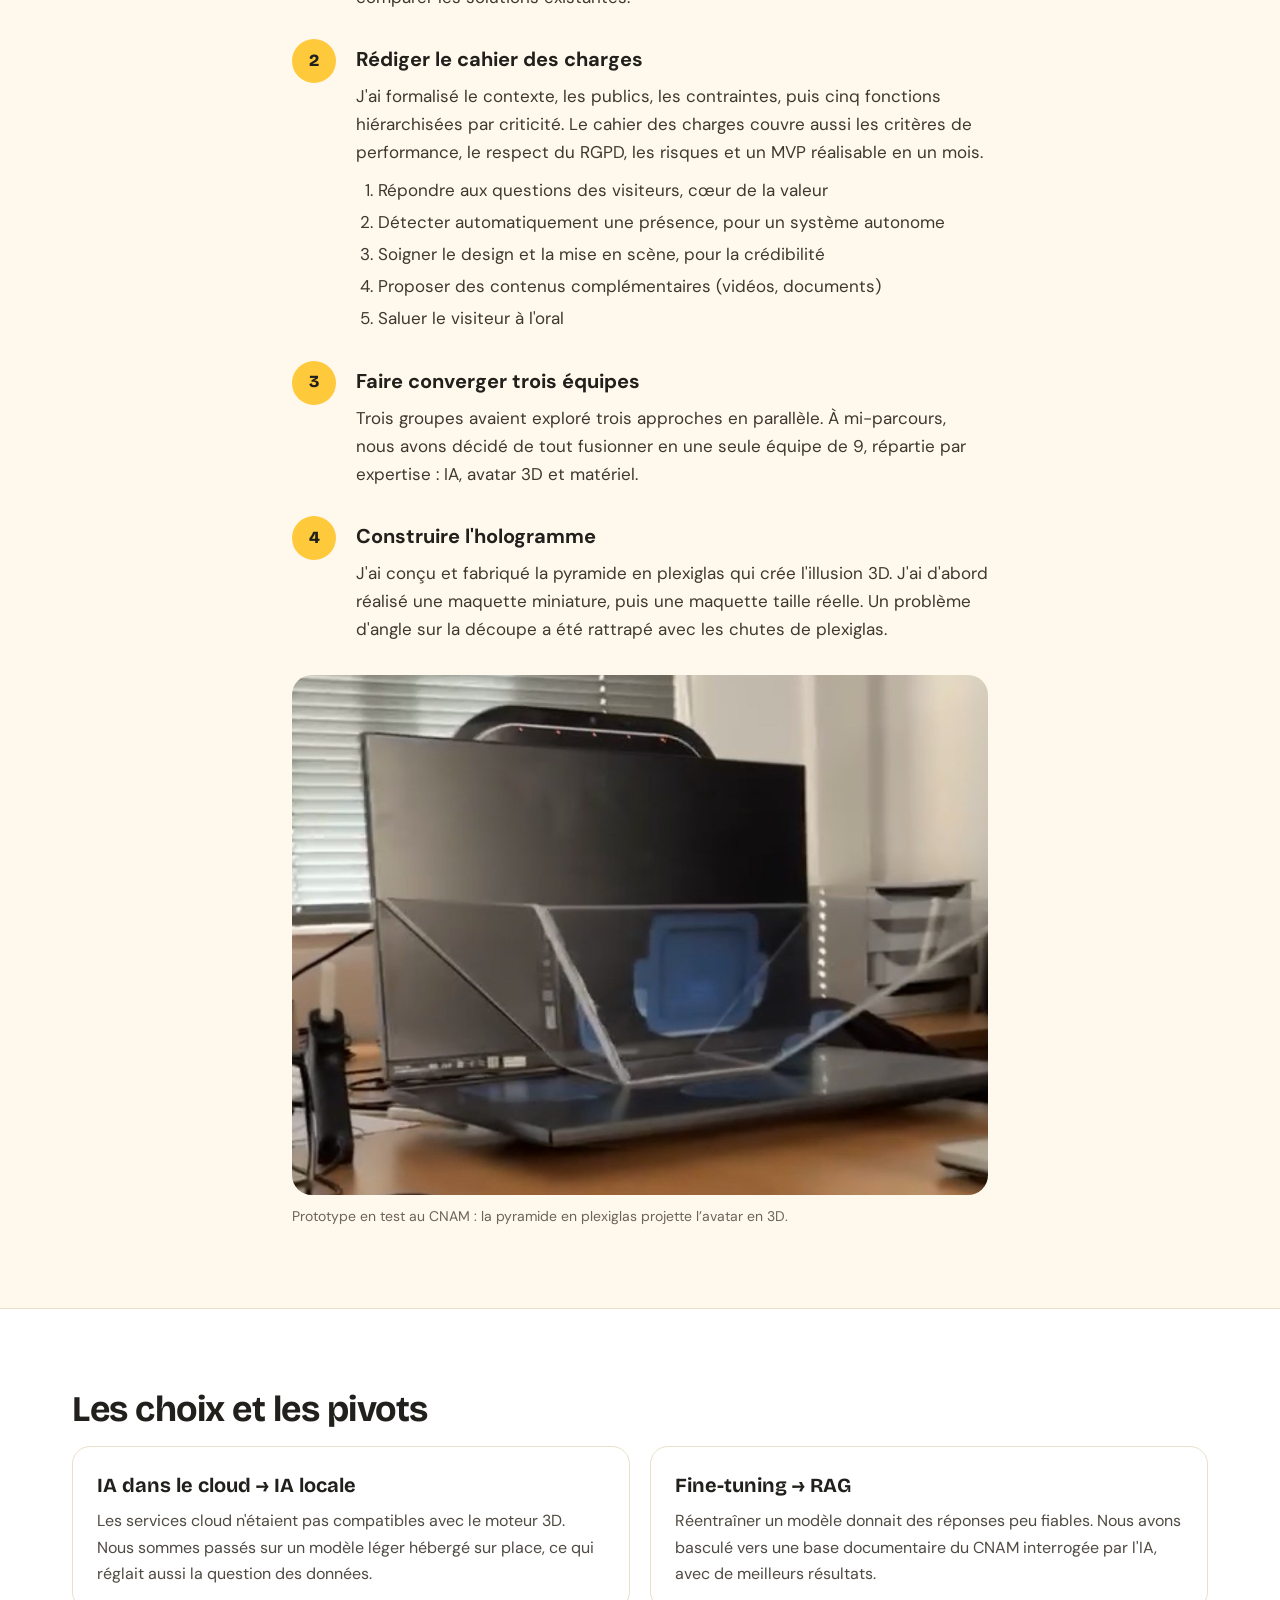
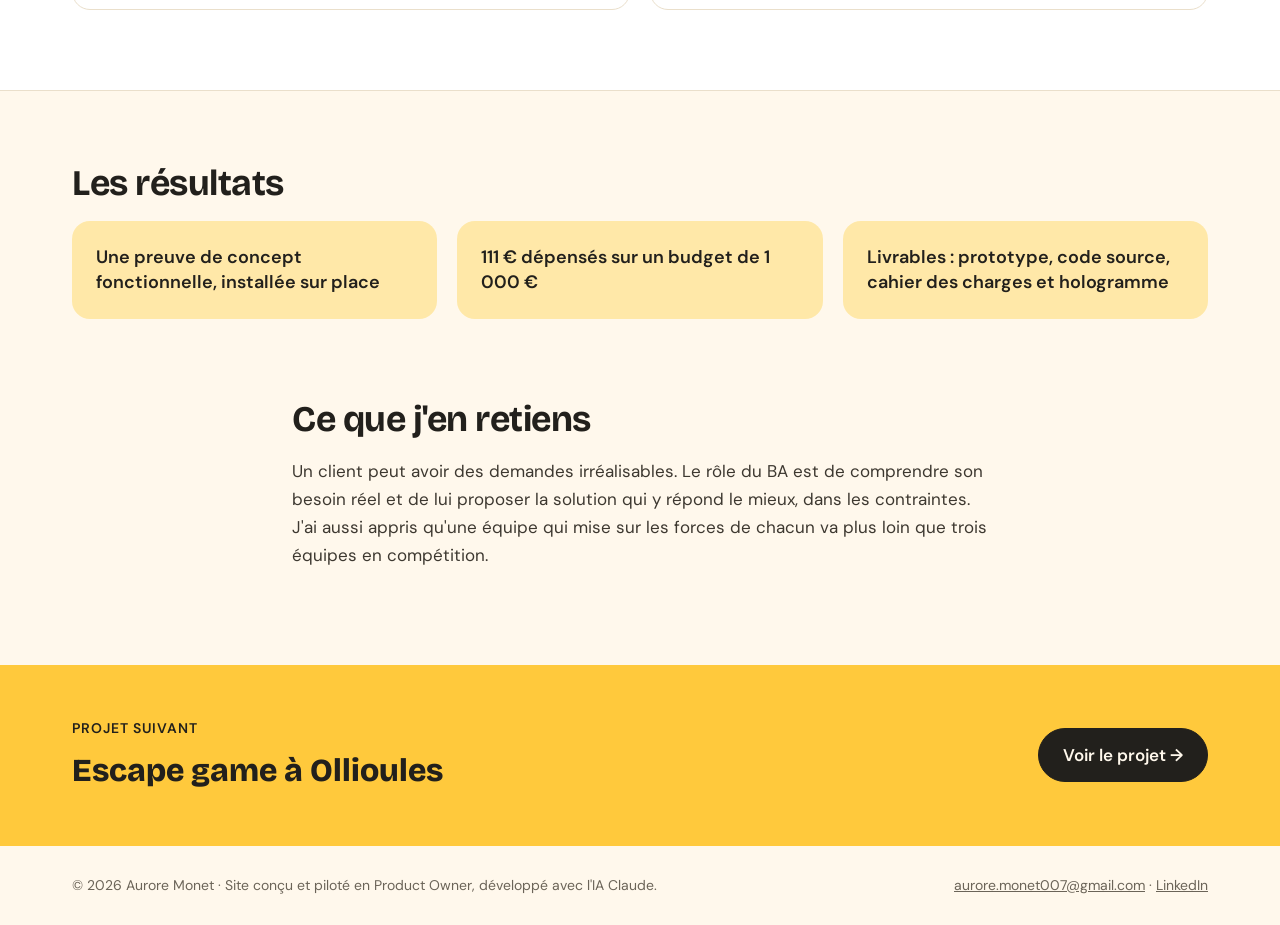
<file: holoaccueil.html>
<!doctype html>
<html lang="fr">
<head>
<meta charset="utf-8">
<meta name="viewport" content="width=device-width, initial-scale=1">
<title>HoloAccueil, CNAM PACA — Aurore Monet</title>
<meta name="description" content="Cas d'étude : un agent d'accueil holographique, du besoin client au prototype installé.">
<meta property="og:title" content="HoloAccueil, CNAM PACA — Aurore Monet">
<meta property="og:description" content="Cas d'étude : un agent d'accueil holographique, du besoin client au prototype installé.">
<meta property="og:type" content="website">
<link rel="alternate" hreflang="fr" href="holoaccueil.html">
<link rel="alternate" hreflang="en" href="en/holoaccueil.html">
<link rel="icon" href="assets/favicon.svg" type="image/svg+xml">
<link rel="preconnect" href="https://fonts.googleapis.com">
<link rel="preconnect" href="https://fonts.gstatic.com" crossorigin>
<link href="https://fonts.googleapis.com/css2?family=Bricolage+Grotesque:opsz,wght@12..96,600;12..96,700;12..96,800&family=DM+Mono:wght@400;500&family=DM+Sans:opsz,wght@9..40,400;9..40,500;9..40,600&display=swap" rel="stylesheet">
<link rel="stylesheet" href="assets/style.css">
</head>
<body>
<a class="skip" href="#contenu">Aller au contenu</a>
<header class="site-header">
  <div class="wrap">
    <a class="logo" href="index.html"><span class="sun" aria-hidden="true"></span>Aurore Monet</a>
    <nav class="nav" aria-label="Navigation principale">
      <a class="nav-link" href="index.html#projets">Projets</a>
      <a class="nav-link" href="about.html">À propos</a>
      <div class="lang" role="group" aria-label="Langue"><span aria-current="true">FR</span><a href="en/holoaccueil.html" hreflang="en" lang="en">EN</a></div>
      <a class="btn btn-sun" href="index.html#contact">Me contacter</a>
    </nav>
  </div>
</header>
<main id="contenu">
<section class="wrap case-hero">
  <a class="back" href="index.html#projets">← Tous les projets</a>
  <p class="eyebrow">Cas d'étude · CNAM PACA</p>
  <h1 class="h1">Un agent d'accueil holographique, du besoin au prototype installé</h1>
  <p class="lead">Traduire une ambition « waouh » en un périmètre réalisable, avec 1 000 € et 6 jours de réalisation.</p>
</section>
<section class="wrap"><dl class="facts"><div><dt>Cadre</dt><dd>Projet pluridisciplinaire, diplôme d'ingénieur CNAM</dd></div><div><dt>Client</dt><dd>CNAM PACA</dd></div><div><dt>Période</dt><dd>Fin 2025 – janvier 2026</dd></div><div><dt>Équipe</dt><dd>3 personnes pour le recueil du besoin et le cahier des charges, puis 9 pour la réalisation</dd></div><div><dt>Mon rôle</dt><dd>Analyse du besoin, rédaction du cahier des charges, construction de l'hologramme physique</dd></div><div><dt>Contraintes</dt><dd>Budget de 1 000 €, 6 jours de réalisation, une seule prise électrique, aucune donnée sensible</dd></div></dl></section>
<section class="narrow block"><h2 class="h2-s">Le contexte</h2><div class="prose"><p>Le CNAM PACA voulait moderniser son accueil. L'idée : un assistant holographique capable d'accueillir les visiteurs, de répondre à leurs questions et de les orienter. Le public était très varié : futurs apprenants, personnes en reconversion, partenaires professionnels.</p></div></section>
<section class="narrow block"><h2 class="h2-s">Le problème</h2><div class="prose"><p>Le client imaginait une expérience « waouh », avec une IA capable de tout comprendre. Le budget était de 1 000 € et le délai très court. Le vrai travail consistait à traduire cette ambition en un périmètre réalisable, et à savoir dire au client ce qui ne l'était pas.</p></div></section>
<section class="narrow block"><h2 class="h2-s">Ma démarche</h2>
<ol class="steps" start="1"><li><span class="num" aria-hidden="true">1</span><div><h3>Comprendre le besoin</h3><p>Avec mon équipe, j'ai analysé les attentes du client, ses publics et ses contraintes. Nous avons réalisé une étude de marché et de faisabilité pour comparer les solutions existantes.</p></div></li><li><span class="num" aria-hidden="true">2</span><div><h3>Rédiger le cahier des charges</h3><p>J'ai formalisé le contexte, les publics, les contraintes, puis cinq fonctions hiérarchisées par criticité. Le cahier des charges couvre aussi les critères de performance, le respect du RGPD, les risques et un MVP réalisable en un mois.</p><ol><li>Répondre aux questions des visiteurs, cœur de la valeur</li><li>Détecter automatiquement une présence, pour un système autonome</li><li>Soigner le design et la mise en scène, pour la crédibilité</li><li>Proposer des contenus complémentaires (vidéos, documents)</li><li>Saluer le visiteur à l'oral</li></ol></div></li><li><span class="num" aria-hidden="true">3</span><div><h3>Faire converger trois équipes</h3><p>Trois groupes avaient exploré trois approches en parallèle. À mi-parcours, nous avons décidé de tout fusionner en une seule équipe de 9, répartie par expertise : IA, avatar 3D et matériel.</p></div></li><li><span class="num" aria-hidden="true">4</span><div><h3>Construire l'hologramme</h3><p>J'ai conçu et fabriqué la pyramide en plexiglas qui crée l'illusion 3D. J'ai d'abord réalisé une maquette miniature, puis une maquette taille réelle. Un problème d'angle sur la découpe a été rattrapé avec les chutes de plexiglas.</p></div></li></ol>
<figure class="figure"><img src="assets/hologramme.jpg" alt="La pyramide en plexiglas et l avatar 3D, en test au CNAM" loading="lazy" width="990" height="700"><figcaption>Prototype en test au CNAM : la pyramide en plexiglas projette l’avatar en 3D.</figcaption></figure>
</section>
<section class="band block-band" aria-labelledby="piv"><div class="wrap"><h2 class="h2-s" id="piv">Les choix et les pivots</h2><div class="pivots"><div class="pivot"><strong>IA dans le cloud → IA locale</strong><p>Les services cloud n'étaient pas compatibles avec le moteur 3D. Nous sommes passés sur un modèle léger hébergé sur place, ce qui réglait aussi la question des données.</p></div><div class="pivot"><strong>Fine-tuning → RAG</strong><p>Réentraîner un modèle donnait des réponses peu fiables. Nous avons basculé vers une base documentaire du CNAM interrogée par l'IA, avec de meilleurs résultats.</p></div></div></div></section>
<section class="wrap block" aria-labelledby="res"><h2 class="h2-s" id="res">Les résultats</h2><div class="results"><div class="result">Une preuve de concept fonctionnelle, installée sur place</div><div class="result">111 € dépensés sur un budget de 1 000 €</div><div class="result">Livrables : prototype, code source, cahier des charges et hologramme</div></div></section>
<section class="narrow block"><h2 class="h2-s">Ce que j'en retiens</h2><div class="prose"><p>Un client peut avoir des demandes irréalisables. Le rôle du BA est de comprendre son besoin réel et de lui proposer la solution qui y répond le mieux, dans les contraintes. J'ai aussi appris qu'une équipe qui mise sur les forces de chacun va plus loin que trois équipes en compétition.</p></div></section>
<section class="next" aria-label="Projet suivant">
  <div class="wrap">
    <div><small>Projet suivant</small><p>Escape game à Ollioules</p></div>
    <a class="btn btn-dark" href="escape-game.html">Voir le projet →</a>
  </div>
</section>
</main>

<footer class="site-footer">
  <div class="wrap">
    <span>© 2026 Aurore Monet · Site conçu et piloté en Product Owner, développé avec l'IA Claude.</span>
    <span><a href="mailto:aurore.monet007@gmail.com">aurore.monet007@gmail.com</a> · <a href="https://www.linkedin.com/in/aurore-monet">LinkedIn</a></span>
  </div>
</footer>
</body>
</html>
</file>
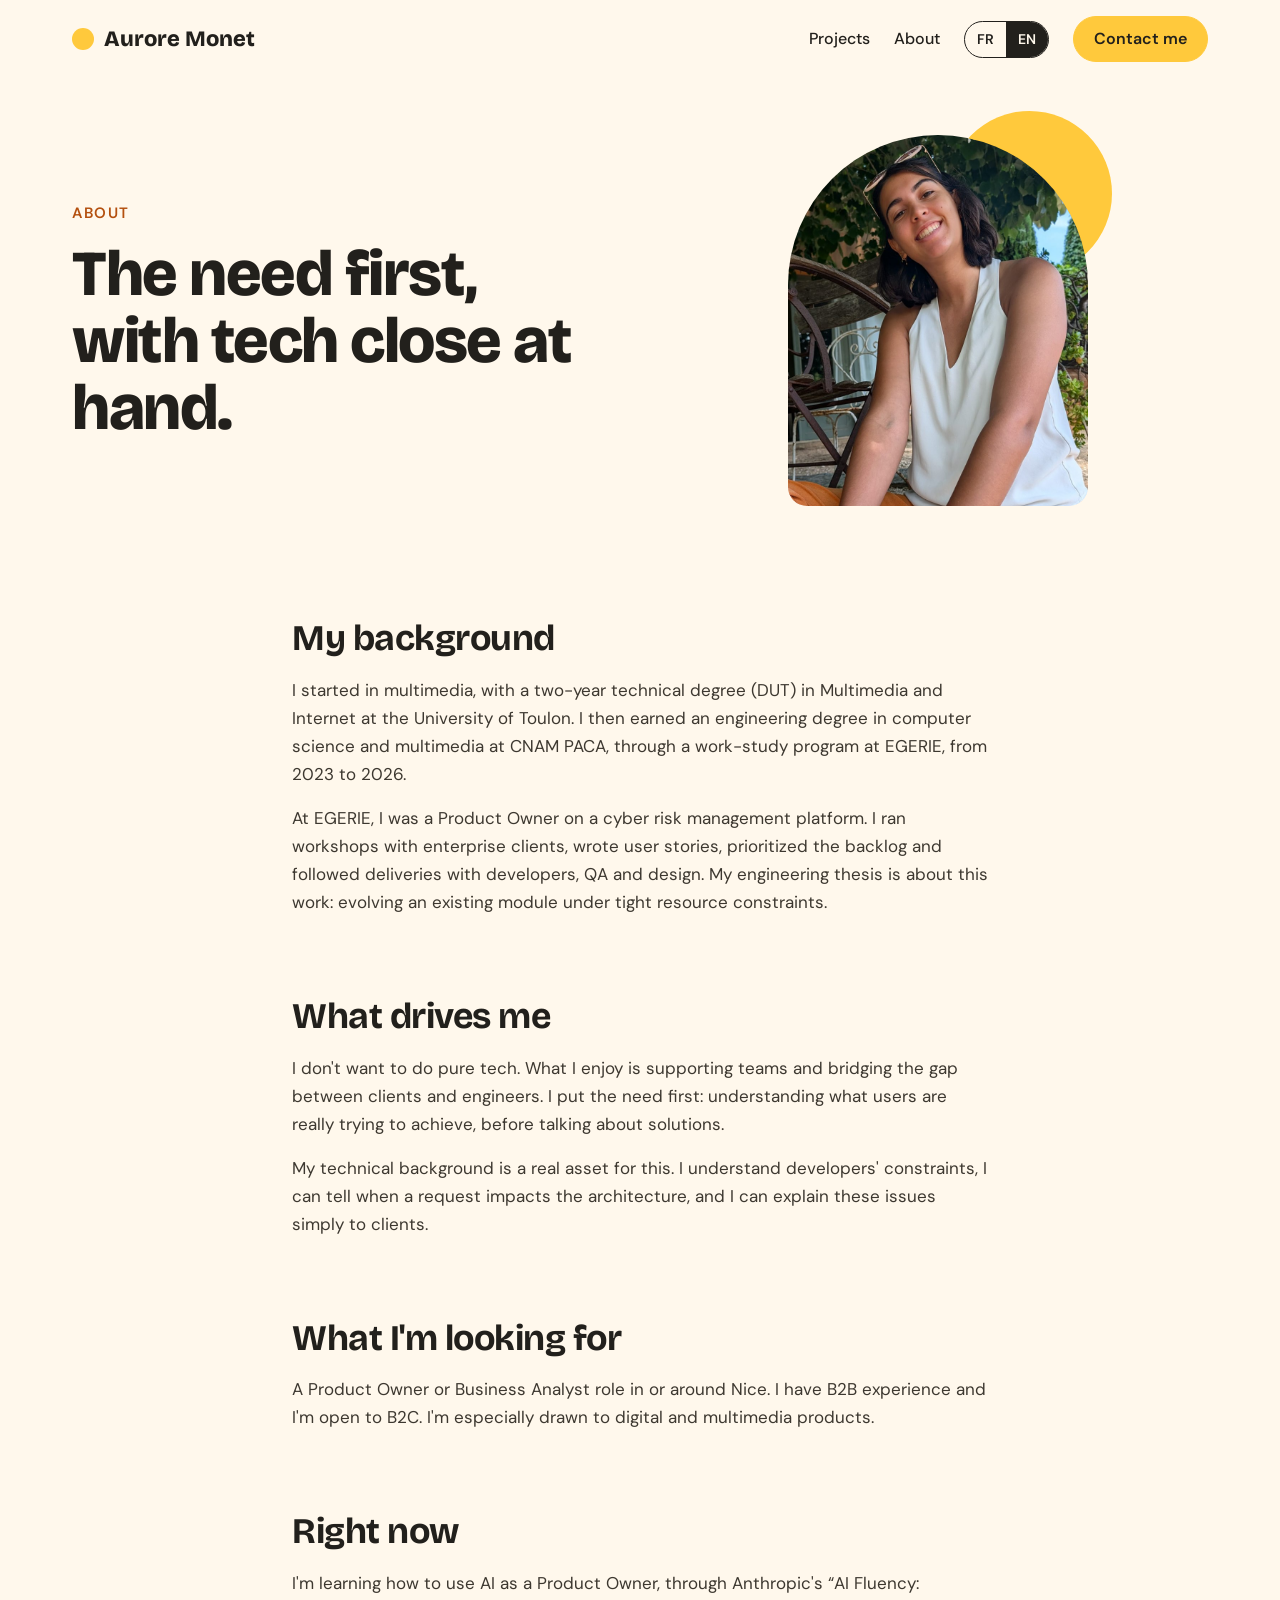
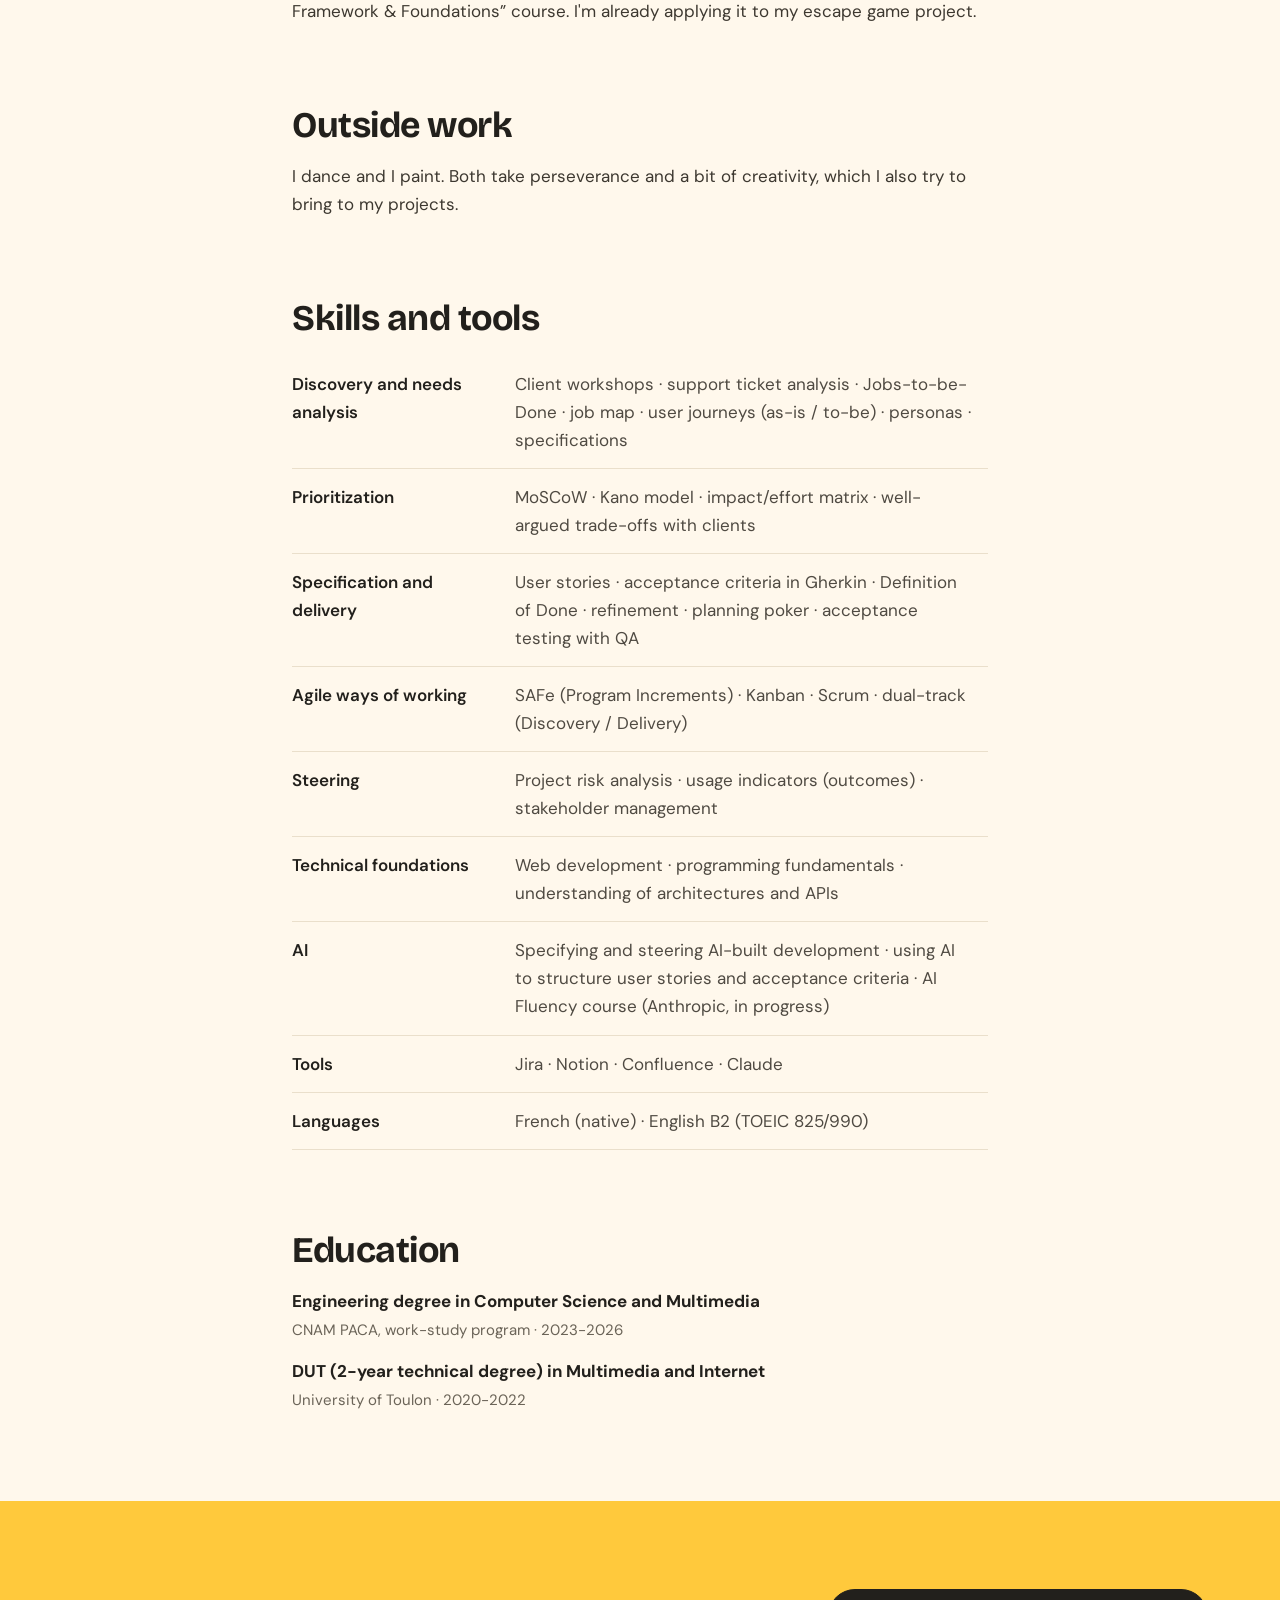
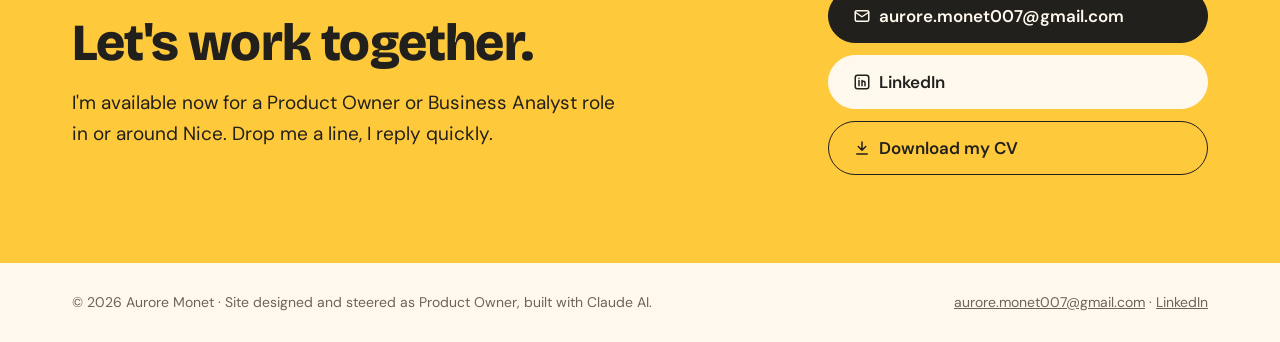
<file: en/about.html>
<!doctype html>
<html lang="en">
<head>
<meta charset="utf-8">
<meta name="viewport" content="width=device-width, initial-scale=1">
<title>About — Aurore Monet</title>
<meta name="description" content="Background, way of working and skills of Aurore Monet, junior Product Owner and Business Analyst.">
<meta property="og:title" content="About — Aurore Monet">
<meta property="og:description" content="Background, way of working and skills of Aurore Monet, junior Product Owner and Business Analyst.">
<meta property="og:type" content="website">
<link rel="alternate" hreflang="fr" href="../about.html">
<link rel="alternate" hreflang="en" href="about.html">
<link rel="icon" href="../assets/favicon.svg" type="image/svg+xml">
<link rel="preconnect" href="https://fonts.googleapis.com">
<link rel="preconnect" href="https://fonts.gstatic.com" crossorigin>
<link href="https://fonts.googleapis.com/css2?family=Bricolage+Grotesque:opsz,wght@12..96,600;12..96,700;12..96,800&family=DM+Mono:wght@400;500&family=DM+Sans:opsz,wght@9..40,400;9..40,500;9..40,600&display=swap" rel="stylesheet">
<link rel="stylesheet" href="../assets/style.css">
</head>
<body>
<a class="skip" href="#contenu">Skip to content</a>
<header class="site-header">
  <div class="wrap">
    <a class="logo" href="index.html"><span class="sun" aria-hidden="true"></span>Aurore Monet</a>
    <nav class="nav" aria-label="Main navigation">
      <a class="nav-link" href="index.html#projets">Projects</a>
      <a class="nav-link" href="about.html">About</a>
      <div class="lang" role="group" aria-label="Language"><a href="../about.html" hreflang="fr" lang="fr">FR</a><span aria-current="true">EN</span></div>
      <a class="btn btn-sun" href="index.html#contact">Contact me</a>
    </nav>
  </div>
</header>
<main id="contenu">
<section class="wrap about-hero">
  <div>
    <p class="eyebrow">About</p>
    <h1 class="h1">The need first, with tech close at hand.</h1>
  </div>
  <div class="hero-photo"><div class="portrait"><img src="../assets/portrait.jpg" alt="Portrait of Aurore Monet" width="840" height="1118"></div></div>
</section>
<section class="narrow block"><h2 class="h2-s">My background</h2><div class="prose"><p>I started in multimedia, with a two-year technical degree (DUT) in Multimedia and Internet at the University of Toulon. I then earned an engineering degree in computer science and multimedia at CNAM PACA, through a work-study program at EGERIE, from 2023 to 2026.</p><p>At EGERIE, I was a Product Owner on a cyber risk management platform. I ran workshops with enterprise clients, wrote user stories, prioritized the backlog and followed deliveries with developers, QA and design. My engineering thesis is about this work: evolving an existing module under tight resource constraints.</p></div></section><section class="narrow block"><h2 class="h2-s">What drives me</h2><div class="prose"><p>I don't want to do pure tech. What I enjoy is supporting teams and bridging the gap between clients and engineers. I put the need first: understanding what users are really trying to achieve, before talking about solutions.</p><p>My technical background is a real asset for this. I understand developers' constraints, I can tell when a request impacts the architecture, and I can explain these issues simply to clients.</p></div></section><section class="narrow block"><h2 class="h2-s">What I'm looking for</h2><div class="prose"><p>A Product Owner or Business Analyst role in or around Nice. I have B2B experience and I'm open to B2C. I'm especially drawn to digital and multimedia products.</p></div></section><section class="narrow block"><h2 class="h2-s">Right now</h2><div class="prose"><p>I'm learning how to use AI as a Product Owner, through Anthropic's “AI Fluency: Framework & Foundations” course. I'm already applying it to my escape game project.</p></div></section><section class="narrow block"><h2 class="h2-s">Outside work</h2><div class="prose"><p>I dance and I paint. Both take perseverance and a bit of creativity, which I also try to bring to my projects.</p></div></section>
<section class="narrow block"><h2 class="h2-s">Skills and tools</h2><table class="skills"><tbody><tr><th scope="row">Discovery and needs analysis</th><td>Client workshops · support ticket analysis · Jobs-to-be-Done · job map · user journeys (as-is / to-be) · personas · specifications</td></tr><tr><th scope="row">Prioritization</th><td>MoSCoW · Kano model · impact/effort matrix · well-argued trade-offs with clients</td></tr><tr><th scope="row">Specification and delivery</th><td>User stories · acceptance criteria in Gherkin · Definition of Done · refinement · planning poker · acceptance testing with QA</td></tr><tr><th scope="row">Agile ways of working</th><td>SAFe (Program Increments) · Kanban · Scrum · dual-track (Discovery / Delivery)</td></tr><tr><th scope="row">Steering</th><td>Project risk analysis · usage indicators (outcomes) · stakeholder management</td></tr><tr><th scope="row">Technical foundations</th><td>Web development · programming fundamentals · understanding of architectures and APIs</td></tr><tr><th scope="row">AI</th><td>Specifying and steering AI-built development · using AI to structure user stories and acceptance criteria · AI Fluency course (Anthropic, in progress)</td></tr><tr><th scope="row">Tools</th><td>Jira · Notion · Confluence · Claude</td></tr><tr><th scope="row">Languages</th><td>French (native) · English B2 (TOEIC 825/990)</td></tr></tbody></table></section>
<section class="narrow block" style="padding-bottom:88px"><h2 class="h2-s">Education</h2><ul class="edu"><li><strong>Engineering degree in Computer Science and Multimedia</strong><span>CNAM PACA, work-study program · 2023-2026</span></li><li><strong>DUT (2-year technical degree) in Multimedia and Internet</strong><span>University of Toulon · 2020-2022</span></li></ul></section>
</main>
<section class="contact" id="contact" aria-labelledby="contact-title">
  <div class="wrap">
    <div class="contact-text">
      <h2 class="h2" id="contact-title">Let's work together.</h2>
      <p>I'm available now for a Product Owner or Business Analyst role in or around Nice. Drop me a line, I reply quickly.</p>
    </div>
    <div class="contact-links">
      <a class="btn btn-dark" href="mailto:aurore.monet007@gmail.com"><svg aria-hidden="true" width="18" height="18" viewBox="0 0 24 24" fill="none" stroke="currentColor" stroke-width="2" stroke-linecap="round" stroke-linejoin="round"><rect x="3" y="5" width="18" height="14" rx="2"/><path d="M3 7l9 6 9-6"/></svg>aurore.monet007@gmail.com</a>
      <a class="btn btn-light" href="https://www.linkedin.com/in/aurore-monet"><svg aria-hidden="true" width="18" height="18" viewBox="0 0 24 24" fill="none" stroke="currentColor" stroke-width="2" stroke-linecap="round" stroke-linejoin="round"><rect x="3" y="3" width="18" height="18" rx="3"/><path d="M8 10v7M8 7v.01M12 17v-4a2 2 0 0 1 4 0v4M12 10v7"/></svg>LinkedIn</a>
      <a class="btn btn-line" href="../assets/CV_Aurore-Monet_product-owner_EN.pdf" download><svg aria-hidden="true" width="18" height="18" viewBox="0 0 24 24" fill="none" stroke="currentColor" stroke-width="2" stroke-linecap="round" stroke-linejoin="round"><path d="M12 4v11M7 10l5 5 5-5M5 20h14"/></svg>Download my CV</a>
    </div>
  </div>
</section>
<footer class="site-footer">
  <div class="wrap">
    <span>© 2026 Aurore Monet · Site designed and steered as Product Owner, built with Claude AI.</span>
    <span><a href="mailto:aurore.monet007@gmail.com">aurore.monet007@gmail.com</a> · <a href="https://www.linkedin.com/in/aurore-monet">LinkedIn</a></span>
  </div>
</footer>
</body>
</html>
</file>
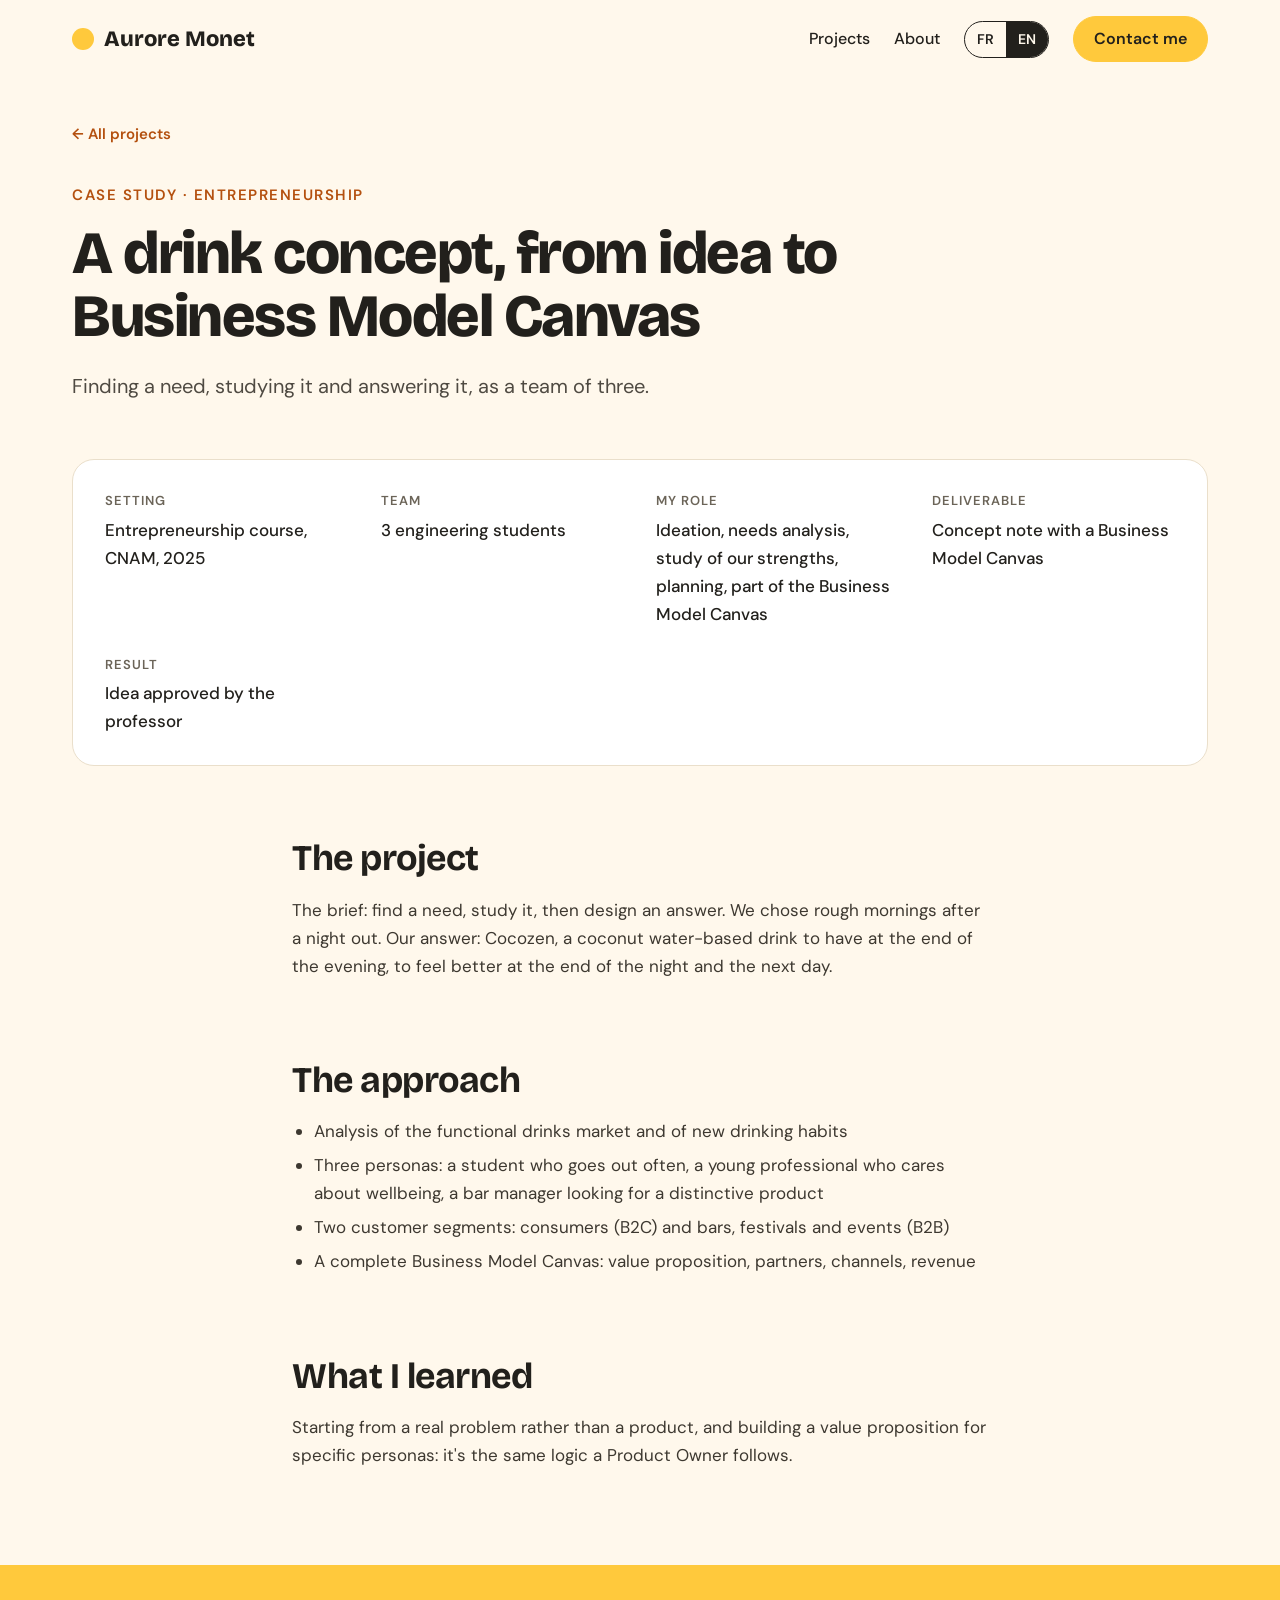
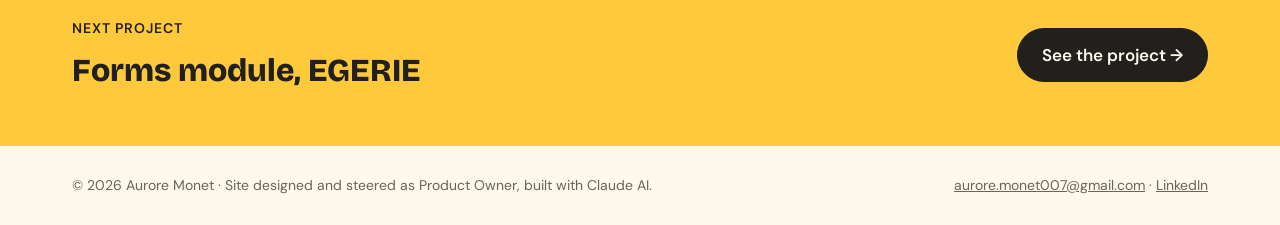
<file: en/cocozen.html>
<!doctype html>
<html lang="en">
<head>
<meta charset="utf-8">
<meta name="viewport" content="width=device-width, initial-scale=1">
<title>Cocozen — Aurore Monet</title>
<meta name="description" content="Case study: a drink concept, from idea to Business Model Canvas.">
<meta property="og:title" content="Cocozen — Aurore Monet">
<meta property="og:description" content="Case study: a drink concept, from idea to Business Model Canvas.">
<meta property="og:type" content="website">
<link rel="alternate" hreflang="fr" href="../cocozen.html">
<link rel="alternate" hreflang="en" href="cocozen.html">
<link rel="icon" href="../assets/favicon.svg" type="image/svg+xml">
<link rel="preconnect" href="https://fonts.googleapis.com">
<link rel="preconnect" href="https://fonts.gstatic.com" crossorigin>
<link href="https://fonts.googleapis.com/css2?family=Bricolage+Grotesque:opsz,wght@12..96,600;12..96,700;12..96,800&family=DM+Mono:wght@400;500&family=DM+Sans:opsz,wght@9..40,400;9..40,500;9..40,600&display=swap" rel="stylesheet">
<link rel="stylesheet" href="../assets/style.css">
</head>
<body>
<a class="skip" href="#contenu">Skip to content</a>
<header class="site-header">
  <div class="wrap">
    <a class="logo" href="index.html"><span class="sun" aria-hidden="true"></span>Aurore Monet</a>
    <nav class="nav" aria-label="Main navigation">
      <a class="nav-link" href="index.html#projets">Projects</a>
      <a class="nav-link" href="about.html">About</a>
      <div class="lang" role="group" aria-label="Language"><a href="../cocozen.html" hreflang="fr" lang="fr">FR</a><span aria-current="true">EN</span></div>
      <a class="btn btn-sun" href="index.html#contact">Contact me</a>
    </nav>
  </div>
</header>
<main id="contenu">
<section class="wrap case-hero">
  <a class="back" href="index.html#projets">← All projects</a>
  <p class="eyebrow">Case study · Entrepreneurship</p>
  <h1 class="h1">A drink concept, from idea to Business Model Canvas</h1>
  <p class="lead">Finding a need, studying it and answering it, as a team of three.</p>
</section>
<section class="wrap"><dl class="facts"><div><dt>Setting</dt><dd>Entrepreneurship course, CNAM, 2025</dd></div><div><dt>Team</dt><dd>3 engineering students</dd></div><div><dt>My role</dt><dd>Ideation, needs analysis, study of our strengths, planning, part of the Business Model Canvas</dd></div><div><dt>Deliverable</dt><dd>Concept note with a Business Model Canvas</dd></div><div><dt>Result</dt><dd>Idea approved by the professor</dd></div></dl></section>
<section class="narrow block"><h2 class="h2-s">The project</h2><div class="prose"><p>The brief: find a need, study it, then design an answer. We chose rough mornings after a night out. Our answer: Cocozen, a coconut water-based drink to have at the end of the evening, to feel better at the end of the night and the next day.</p></div></section>
<section class="narrow block"><h2 class="h2-s">The approach</h2><div class="prose"><ul><li>Analysis of the functional drinks market and of new drinking habits</li><li>Three personas: a student who goes out often, a young professional who cares about wellbeing, a bar manager looking for a distinctive product</li><li>Two customer segments: consumers (B2C) and bars, festivals and events (B2B)</li><li>A complete Business Model Canvas: value proposition, partners, channels, revenue</li></ul></div></section>
<section class="narrow block"><h2 class="h2-s">What I learned</h2><div class="prose"><p>Starting from a real problem rather than a product, and building a value proposition for specific personas: it's the same logic a Product Owner follows.</p></div></section>
<section class="next" aria-label="Next project">
  <div class="wrap">
    <div><small>Next project</small><p>Forms module, EGERIE</p></div>
    <a class="btn btn-dark" href="forms-egerie.html">See the project →</a>
  </div>
</section>
</main>

<footer class="site-footer">
  <div class="wrap">
    <span>© 2026 Aurore Monet · Site designed and steered as Product Owner, built with Claude AI.</span>
    <span><a href="mailto:aurore.monet007@gmail.com">aurore.monet007@gmail.com</a> · <a href="https://www.linkedin.com/in/aurore-monet">LinkedIn</a></span>
  </div>
</footer>
</body>
</html>
</file>
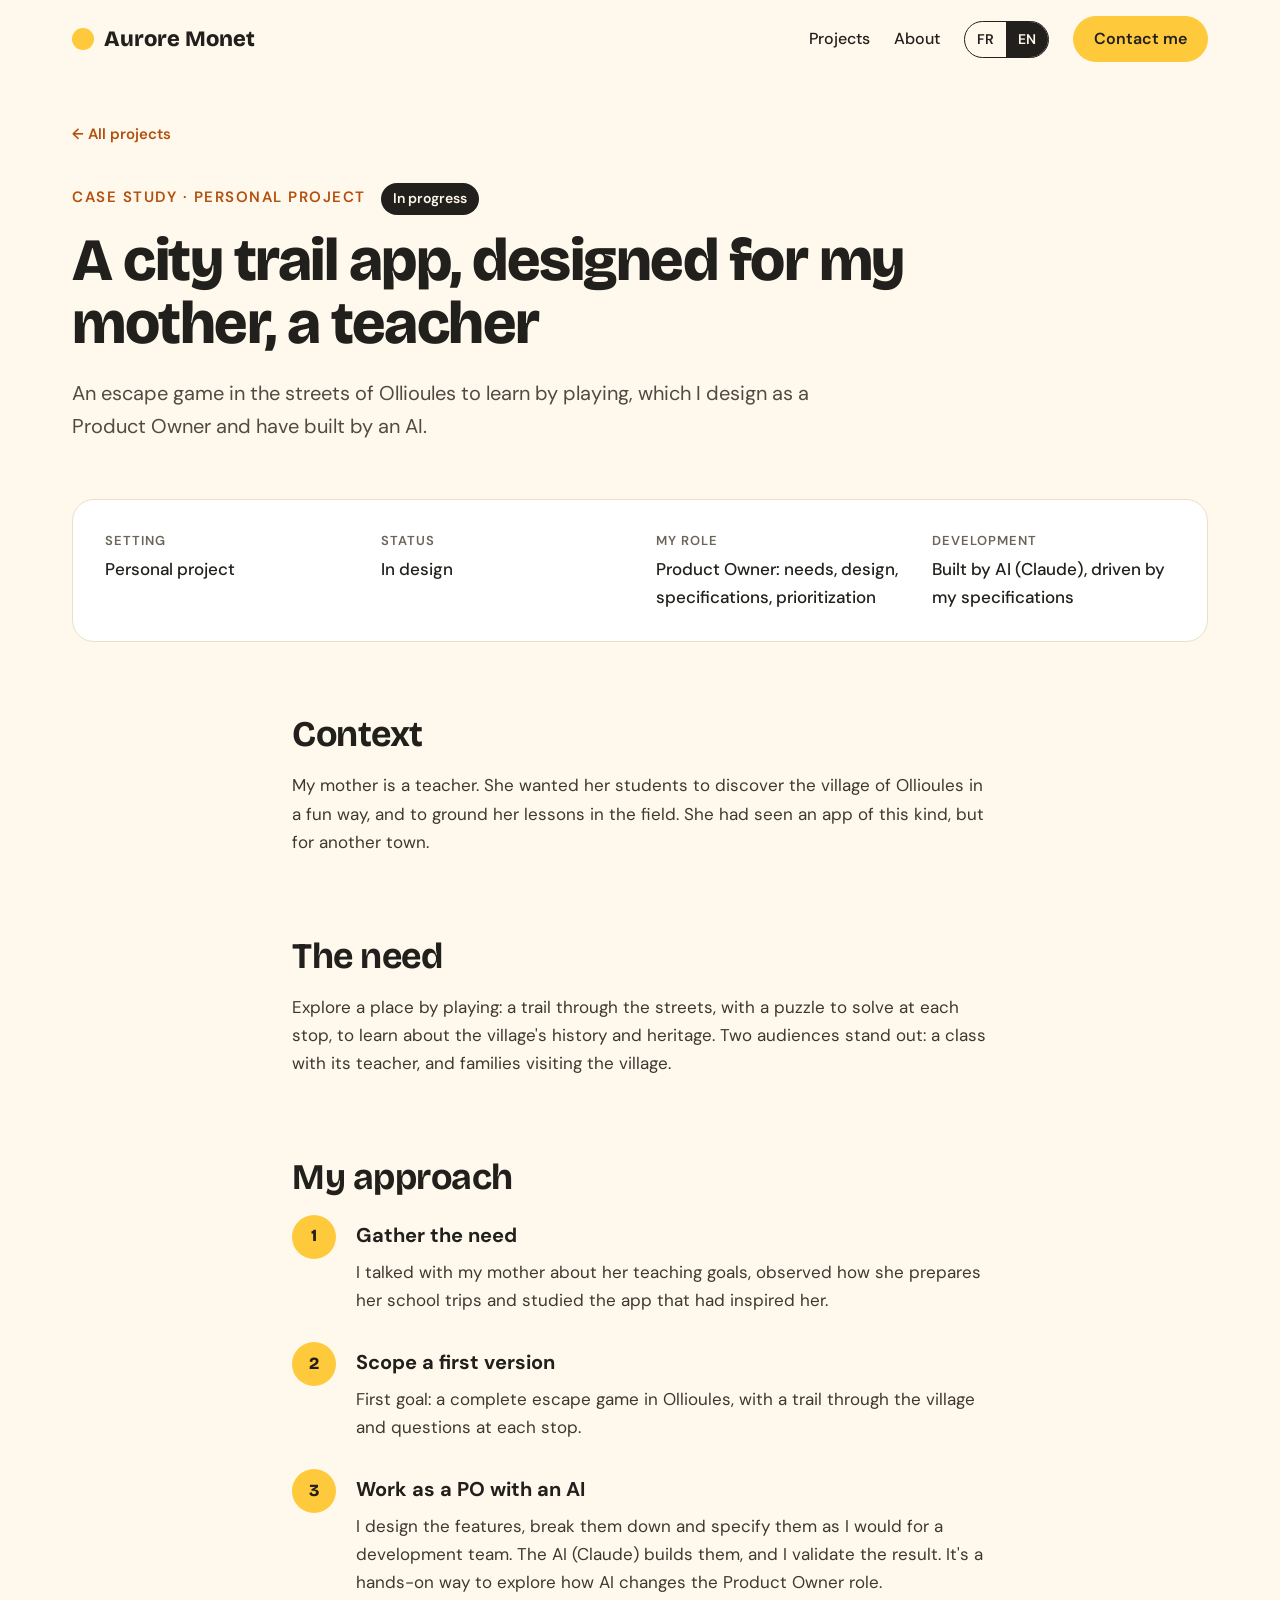
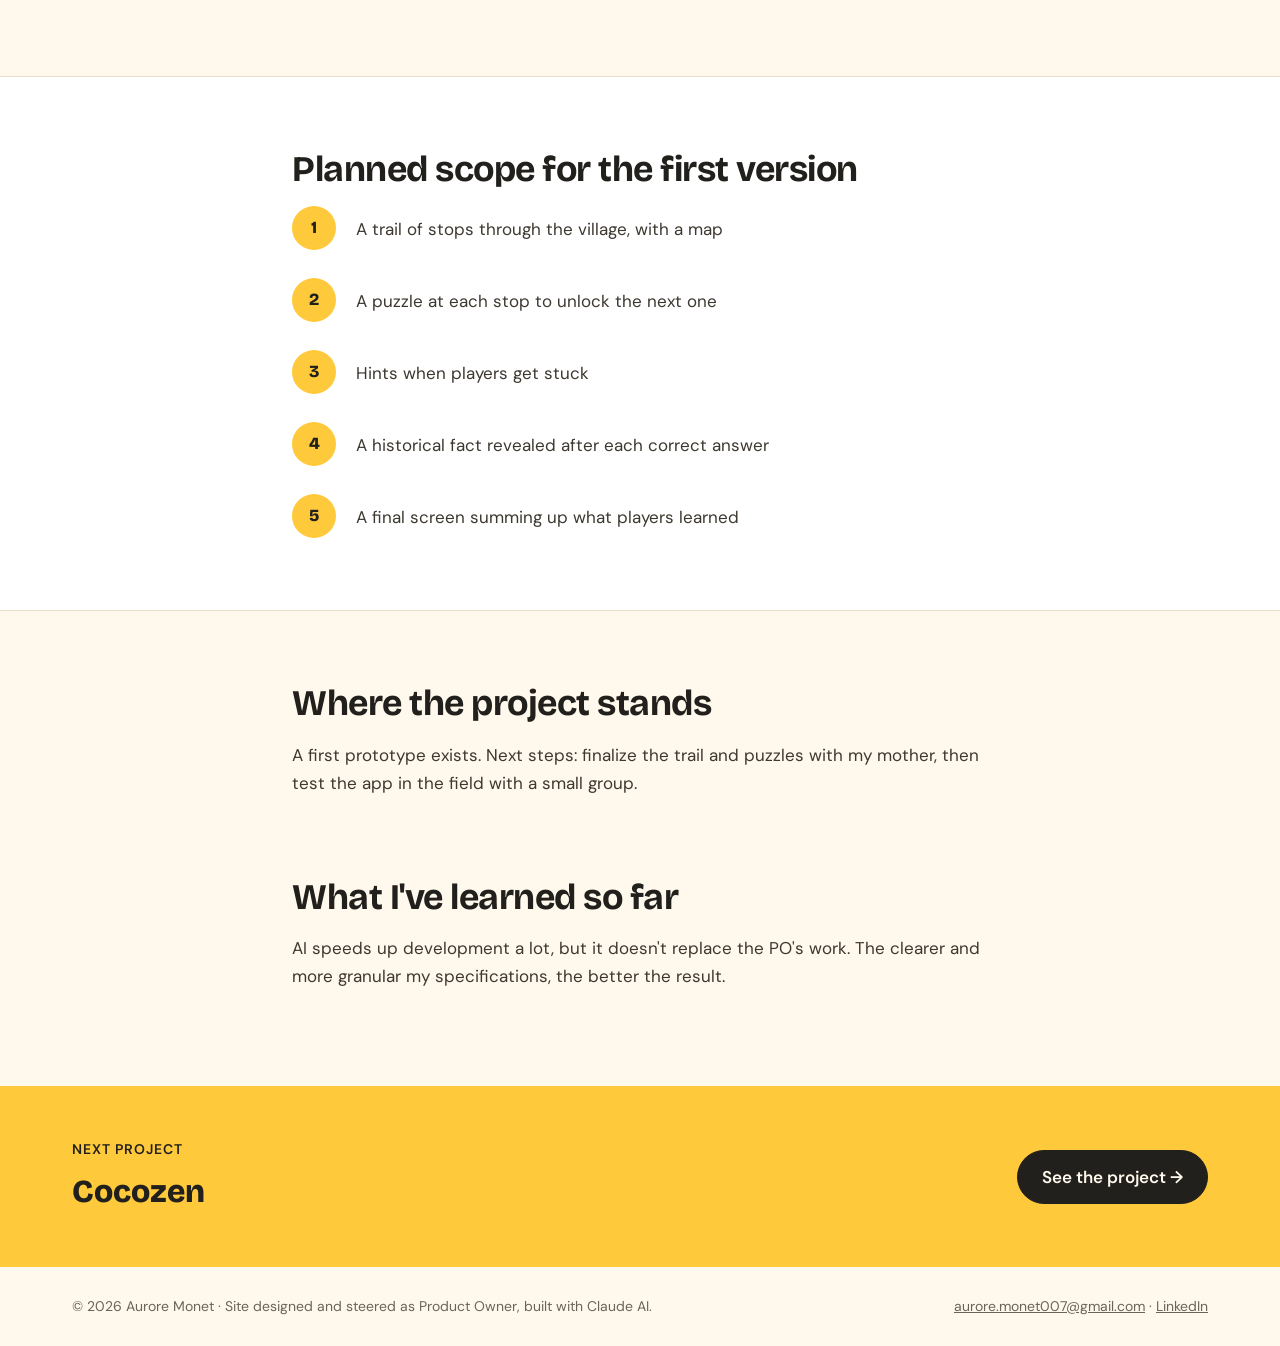
<file: en/escape-game.html>
<!doctype html>
<html lang="en">
<head>
<meta charset="utf-8">
<meta name="viewport" content="width=device-width, initial-scale=1">
<title>Ollioules escape game — Aurore Monet</title>
<meta name="description" content="Project in progress: a city trail app in Ollioules, designed as a Product Owner and built with AI.">
<meta property="og:title" content="Ollioules escape game — Aurore Monet">
<meta property="og:description" content="Project in progress: a city trail app in Ollioules, designed as a Product Owner and built with AI.">
<meta property="og:type" content="website">
<link rel="alternate" hreflang="fr" href="../escape-game.html">
<link rel="alternate" hreflang="en" href="escape-game.html">
<link rel="icon" href="../assets/favicon.svg" type="image/svg+xml">
<link rel="preconnect" href="https://fonts.googleapis.com">
<link rel="preconnect" href="https://fonts.gstatic.com" crossorigin>
<link href="https://fonts.googleapis.com/css2?family=Bricolage+Grotesque:opsz,wght@12..96,600;12..96,700;12..96,800&family=DM+Mono:wght@400;500&family=DM+Sans:opsz,wght@9..40,400;9..40,500;9..40,600&display=swap" rel="stylesheet">
<link rel="stylesheet" href="../assets/style.css">
</head>
<body>
<a class="skip" href="#contenu">Skip to content</a>
<header class="site-header">
  <div class="wrap">
    <a class="logo" href="index.html"><span class="sun" aria-hidden="true"></span>Aurore Monet</a>
    <nav class="nav" aria-label="Main navigation">
      <a class="nav-link" href="index.html#projets">Projects</a>
      <a class="nav-link" href="about.html">About</a>
      <div class="lang" role="group" aria-label="Language"><a href="../escape-game.html" hreflang="fr" lang="fr">FR</a><span aria-current="true">EN</span></div>
      <a class="btn btn-sun" href="index.html#contact">Contact me</a>
    </nav>
  </div>
</header>
<main id="contenu">
<section class="wrap case-hero">
  <a class="back" href="index.html#projets">← All projects</a>
  <p class="eyebrow">Case study · Personal project <span class="status">In progress</span></p>
  <h1 class="h1">A city trail app, designed for my mother, a teacher</h1>
  <p class="lead">An escape game in the streets of Ollioules to learn by playing, which I design as a Product Owner and have built by an AI.</p>
</section>
<section class="wrap"><dl class="facts"><div><dt>Setting</dt><dd>Personal project</dd></div><div><dt>Status</dt><dd>In design</dd></div><div><dt>My role</dt><dd>Product Owner: needs, design, specifications, prioritization</dd></div><div><dt>Development</dt><dd>Built by AI (Claude), driven by my specifications</dd></div></dl></section>
<section class="narrow block"><h2 class="h2-s">Context</h2><div class="prose"><p>My mother is a teacher. She wanted her students to discover the village of Ollioules in a fun way, and to ground her lessons in the field. She had seen an app of this kind, but for another town.</p></div></section>
<section class="narrow block"><h2 class="h2-s">The need</h2><div class="prose"><p>Explore a place by playing: a trail through the streets, with a puzzle to solve at each stop, to learn about the village's history and heritage. Two audiences stand out: a class with its teacher, and families visiting the village.</p></div></section>
<section class="narrow block"><h2 class="h2-s">My approach</h2>
<ol class="steps" start="1"><li><span class="num" aria-hidden="true">1</span><div><h3>Gather the need</h3><p>I talked with my mother about her teaching goals, observed how she prepares her school trips and studied the app that had inspired her.</p></div></li><li><span class="num" aria-hidden="true">2</span><div><h3>Scope a first version</h3><p>First goal: a complete escape game in Ollioules, with a trail through the village and questions at each stop.</p></div></li><li><span class="num" aria-hidden="true">3</span><div><h3>Work as a PO with an AI</h3><p>I design the features, break them down and specify them as I would for a development team. The AI (Claude) builds them, and I validate the result. It's a hands-on way to explore how AI changes the Product Owner role.</p></div></li></ol>
</section>
<section class="band block-band" aria-labelledby="scope"><div class="narrow" style="padding-top:72px;padding-bottom:72px"><h2 class="h2-s" id="scope">Planned scope for the first version</h2><ol class="steps"><li><span class="num" aria-hidden="true">1</span><div><p style="margin-top:9px">A trail of stops through the village, with a map</p></div></li><li><span class="num" aria-hidden="true">2</span><div><p style="margin-top:9px">A puzzle at each stop to unlock the next one</p></div></li><li><span class="num" aria-hidden="true">3</span><div><p style="margin-top:9px">Hints when players get stuck</p></div></li><li><span class="num" aria-hidden="true">4</span><div><p style="margin-top:9px">A historical fact revealed after each correct answer</p></div></li><li><span class="num" aria-hidden="true">5</span><div><p style="margin-top:9px">A final screen summing up what players learned</p></div></li></ol></div></section>
<section class="narrow block"><h2 class="h2-s">Where the project stands</h2><div class="prose"><p>A first prototype exists. Next steps: finalize the trail and puzzles with my mother, then test the app in the field with a small group.</p></div></section>
<section class="narrow block"><h2 class="h2-s">What I've learned so far</h2><div class="prose"><p>AI speeds up development a lot, but it doesn't replace the PO's work. The clearer and more granular my specifications, the better the result.</p></div></section>
<section class="next" aria-label="Next project">
  <div class="wrap">
    <div><small>Next project</small><p>Cocozen</p></div>
    <a class="btn btn-dark" href="cocozen.html">See the project →</a>
  </div>
</section>
</main>

<footer class="site-footer">
  <div class="wrap">
    <span>© 2026 Aurore Monet · Site designed and steered as Product Owner, built with Claude AI.</span>
    <span><a href="mailto:aurore.monet007@gmail.com">aurore.monet007@gmail.com</a> · <a href="https://www.linkedin.com/in/aurore-monet">LinkedIn</a></span>
  </div>
</footer>
</body>
</html>
</file>
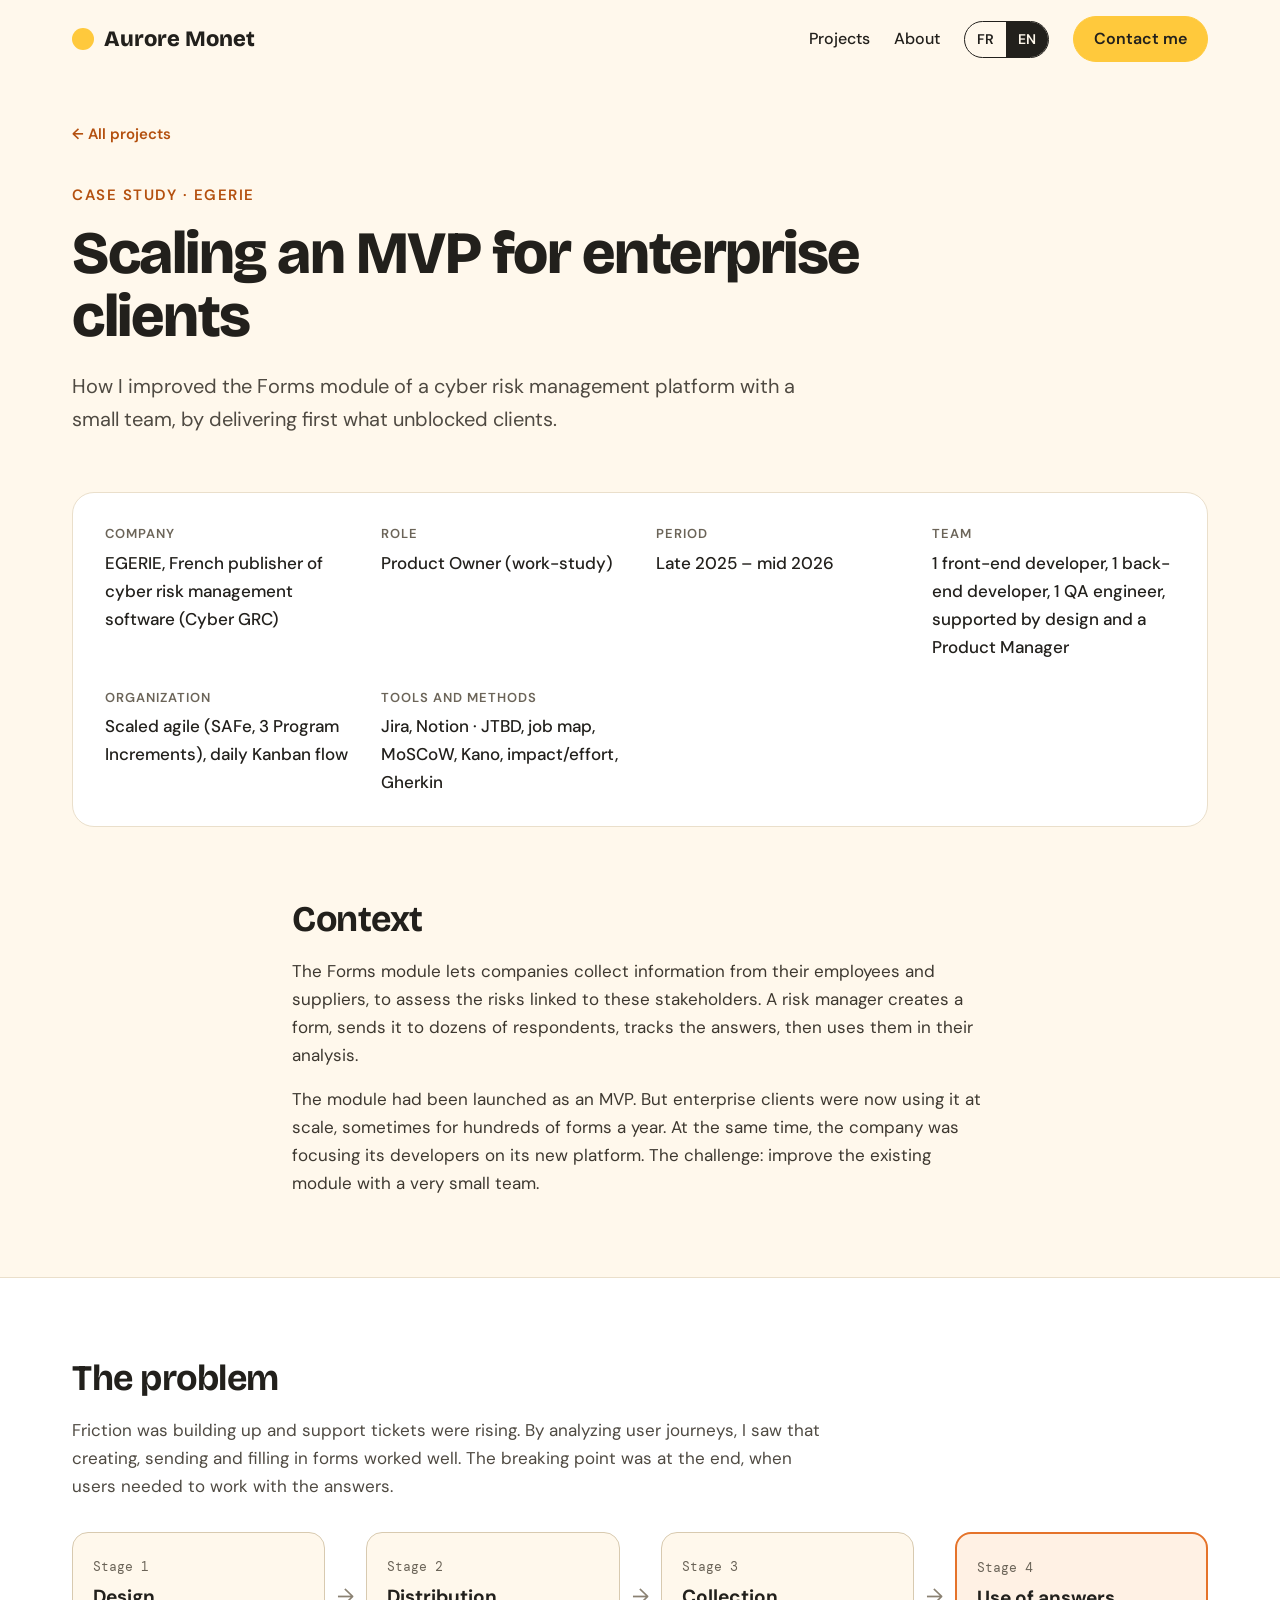
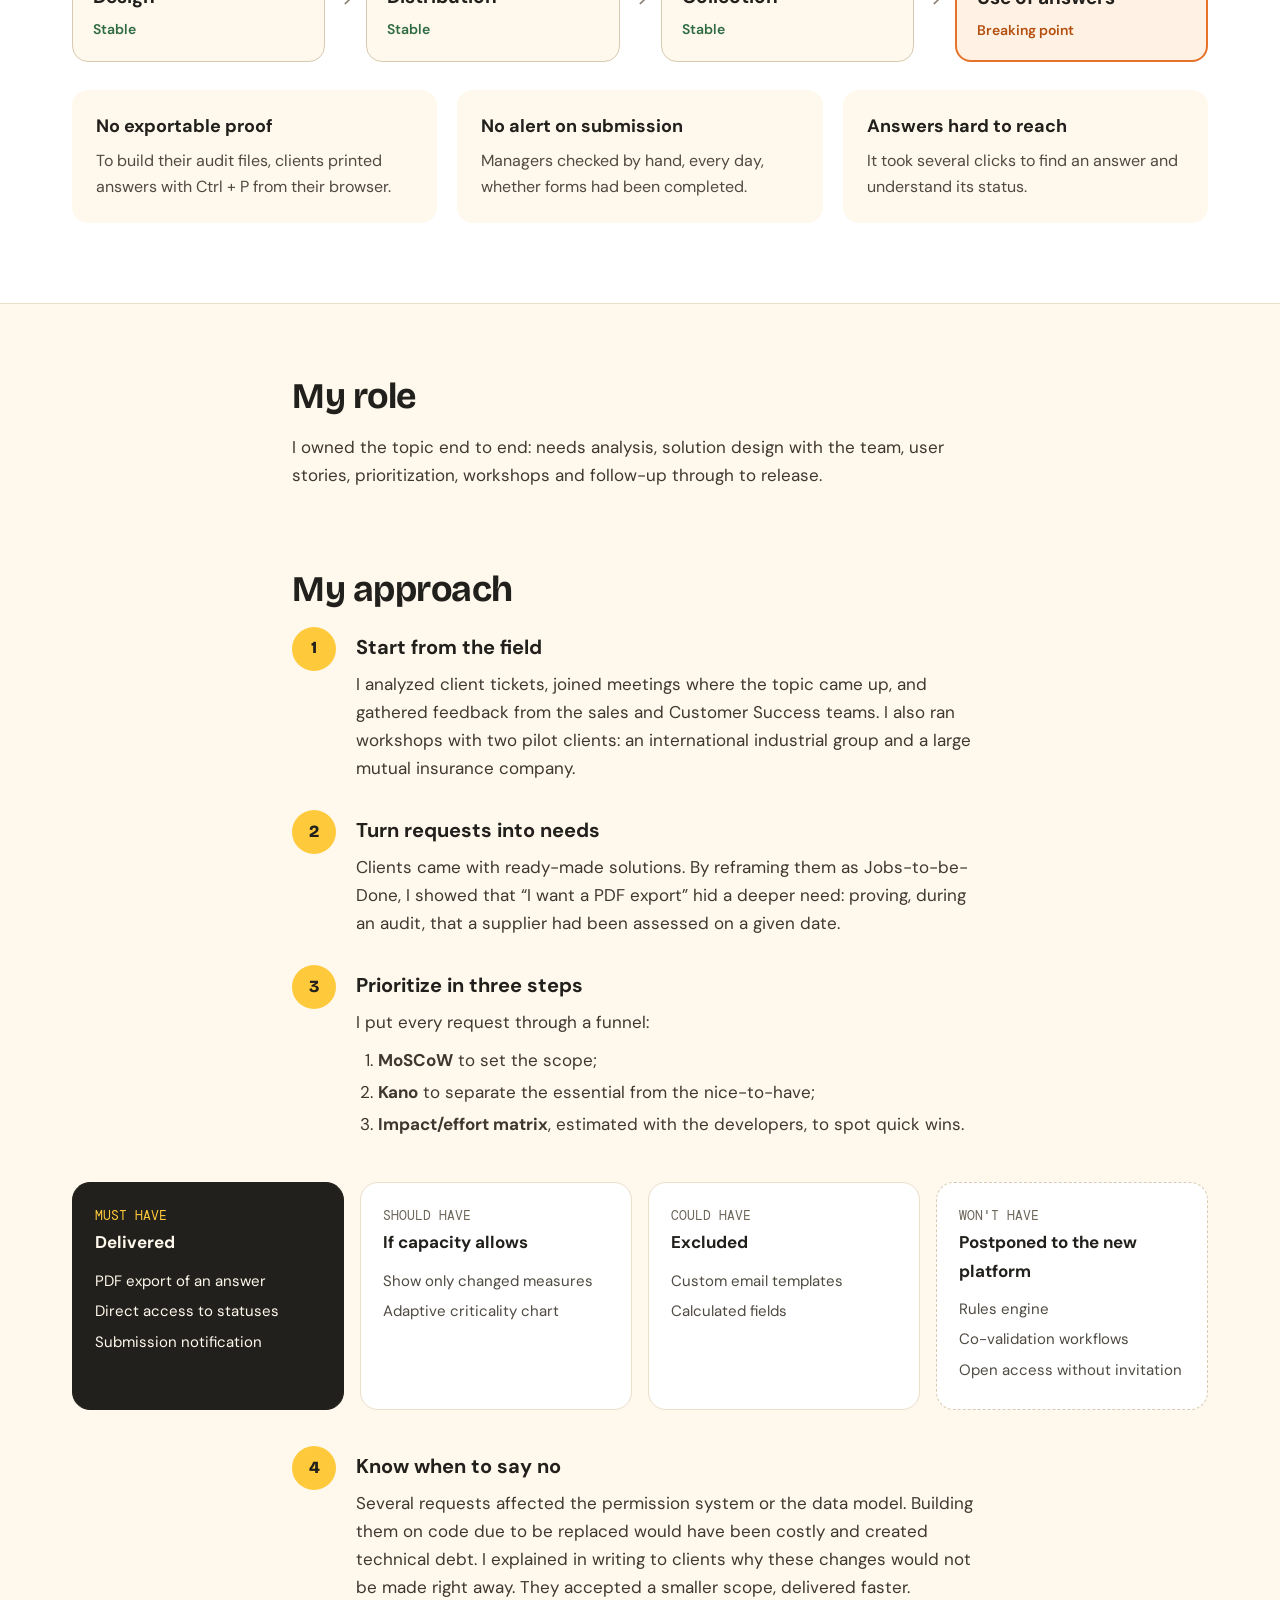
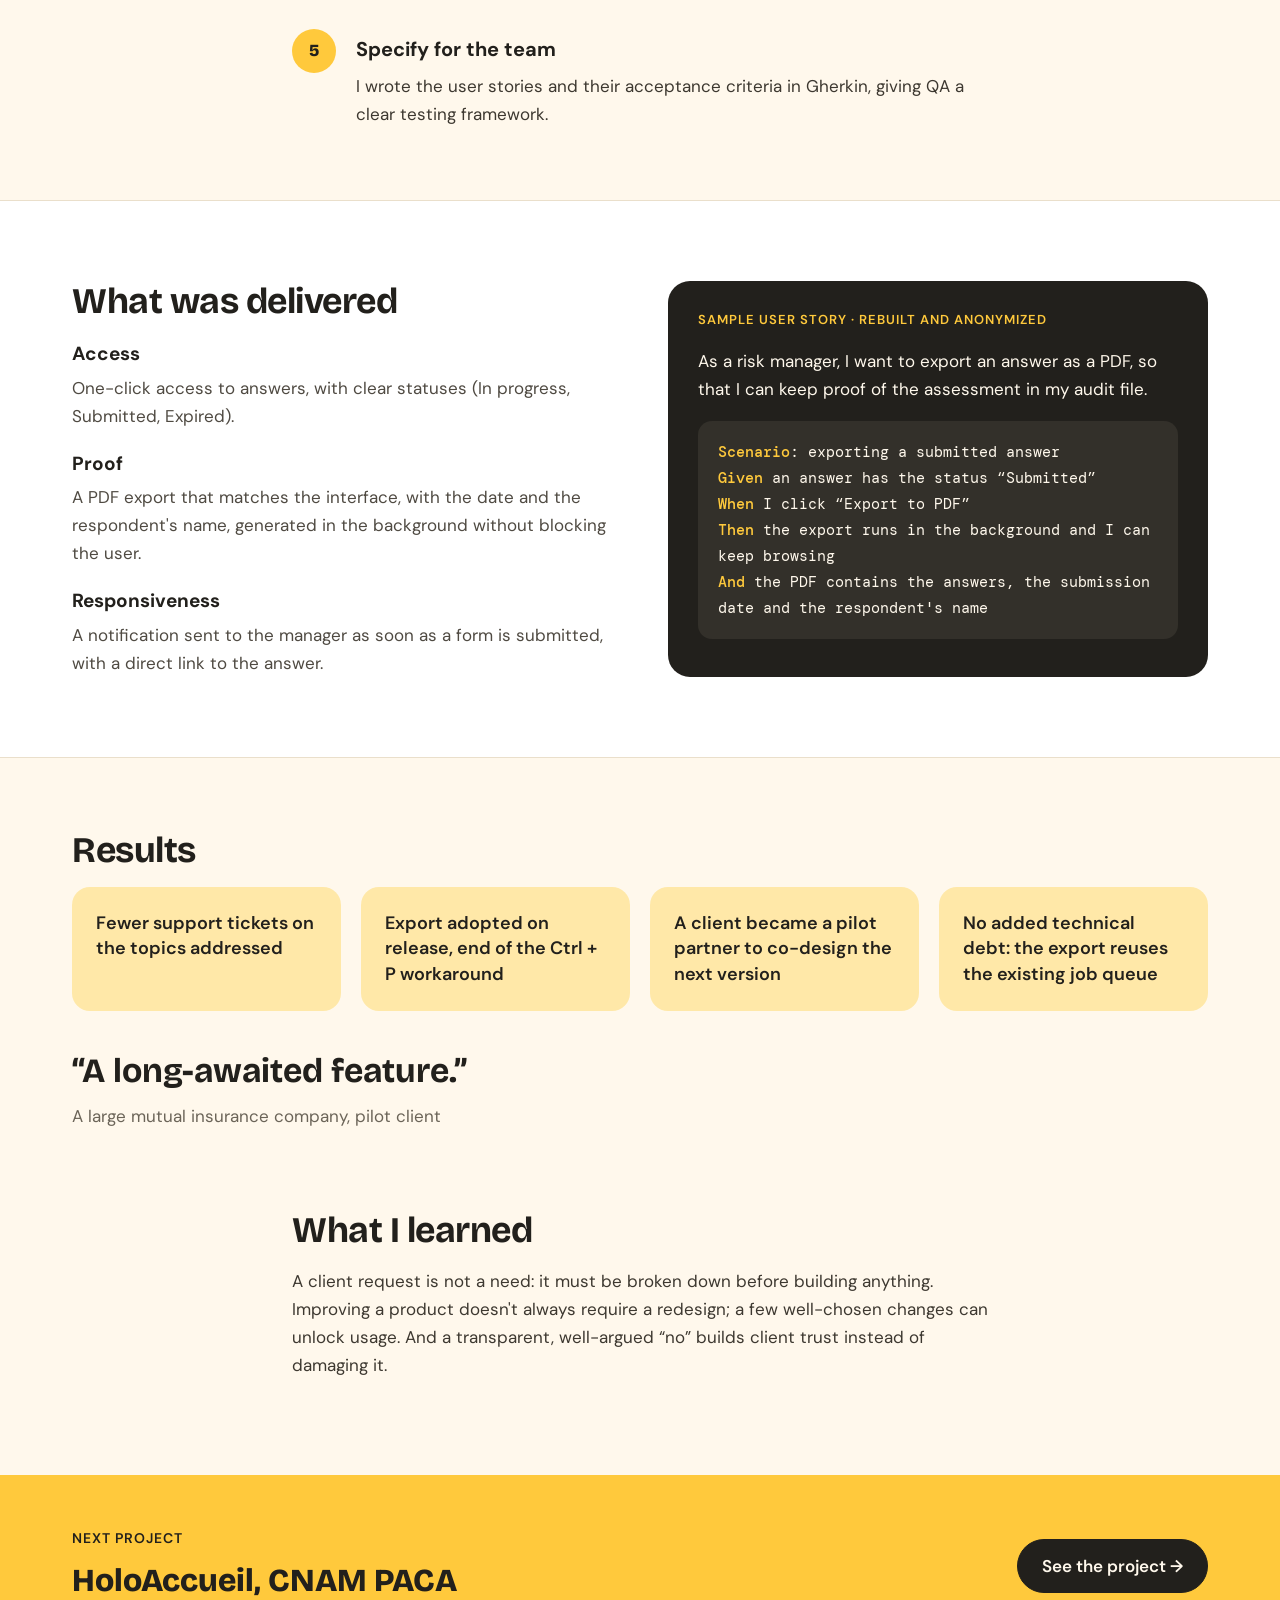
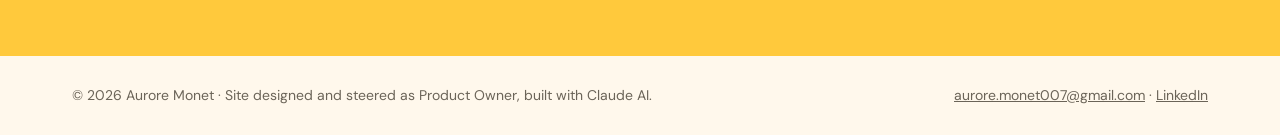
<file: en/forms-egerie.html>
<!doctype html>
<html lang="en">
<head>
<meta charset="utf-8">
<meta name="viewport" content="width=device-width, initial-scale=1">
<title>Forms module, EGERIE — Aurore Monet</title>
<meta name="description" content="Case study: scaling an MVP for enterprise clients with a small team.">
<meta property="og:title" content="Forms module, EGERIE — Aurore Monet">
<meta property="og:description" content="Case study: scaling an MVP for enterprise clients with a small team.">
<meta property="og:type" content="website">
<link rel="alternate" hreflang="fr" href="../forms-egerie.html">
<link rel="alternate" hreflang="en" href="forms-egerie.html">
<link rel="icon" href="../assets/favicon.svg" type="image/svg+xml">
<link rel="preconnect" href="https://fonts.googleapis.com">
<link rel="preconnect" href="https://fonts.gstatic.com" crossorigin>
<link href="https://fonts.googleapis.com/css2?family=Bricolage+Grotesque:opsz,wght@12..96,600;12..96,700;12..96,800&family=DM+Mono:wght@400;500&family=DM+Sans:opsz,wght@9..40,400;9..40,500;9..40,600&display=swap" rel="stylesheet">
<link rel="stylesheet" href="../assets/style.css">
</head>
<body>
<a class="skip" href="#contenu">Skip to content</a>
<header class="site-header">
  <div class="wrap">
    <a class="logo" href="index.html"><span class="sun" aria-hidden="true"></span>Aurore Monet</a>
    <nav class="nav" aria-label="Main navigation">
      <a class="nav-link" href="index.html#projets">Projects</a>
      <a class="nav-link" href="about.html">About</a>
      <div class="lang" role="group" aria-label="Language"><a href="../forms-egerie.html" hreflang="fr" lang="fr">FR</a><span aria-current="true">EN</span></div>
      <a class="btn btn-sun" href="index.html#contact">Contact me</a>
    </nav>
  </div>
</header>
<main id="contenu">
<section class="wrap case-hero">
  <a class="back" href="index.html#projets">← All projects</a>
  <p class="eyebrow">Case study · EGERIE</p>
  <h1 class="h1">Scaling an MVP for enterprise clients</h1>
  <p class="lead">How I improved the Forms module of a cyber risk management platform with a small team, by delivering first what unblocked clients.</p>
</section>
<section class="wrap"><dl class="facts"><div><dt>Company</dt><dd>EGERIE, French publisher of cyber risk management software (Cyber GRC)</dd></div><div><dt>Role</dt><dd>Product Owner (work-study)</dd></div><div><dt>Period</dt><dd>Late 2025 – mid 2026</dd></div><div><dt>Team</dt><dd>1 front-end developer, 1 back-end developer, 1 QA engineer, supported by design and a Product Manager</dd></div><div><dt>Organization</dt><dd>Scaled agile (SAFe, 3 Program Increments), daily Kanban flow</dd></div><div><dt>Tools and methods</dt><dd>Jira, Notion · JTBD, job map, MoSCoW, Kano, impact/effort, Gherkin</dd></div></dl></section>
<section class="narrow block"><h2 class="h2-s">Context</h2><div class="prose"><p>The Forms module lets companies collect information from their employees and suppliers, to assess the risks linked to these stakeholders. A risk manager creates a form, sends it to dozens of respondents, tracks the answers, then uses them in their analysis.</p><p>The module had been launched as an MVP. But enterprise clients were now using it at scale, sometimes for hundreds of forms a year. At the same time, the company was focusing its developers on its new platform. The challenge: improve the existing module with a very small team.</p></div></section>
<section class="band block-band" aria-labelledby="pb">
  <div class="wrap">
    <h2 class="h2-s" id="pb">The problem</h2>
    <p class="muted" style="max-width:760px">Friction was building up and support tickets were rising. By analyzing user journeys, I saw that creating, sending and filling in forms worked well. The breaking point was at the end, when users needed to work with the answers.</p>
    <div class="journey"><div class="stage"><small>Stage 1</small><strong>Design</strong><em>Stable</em></div><div class="arrow" aria-hidden="true">→</div><div class="stage"><small>Stage 2</small><strong>Distribution</strong><em>Stable</em></div><div class="arrow" aria-hidden="true">→</div><div class="stage"><small>Stage 3</small><strong>Collection</strong><em>Stable</em></div><div class="arrow" aria-hidden="true">→</div><div class="stage break"><small>Stage 4</small><strong>Use of answers</strong><em>Breaking point</em></div></div>
    <div class="grid3"><div class="panel"><h3>No exportable proof</h3><p>To build their audit files, clients printed answers with Ctrl + P from their browser.</p></div><div class="panel"><h3>No alert on submission</h3><p>Managers checked by hand, every day, whether forms had been completed.</p></div><div class="panel"><h3>Answers hard to reach</h3><p>It took several clicks to find an answer and understand its status.</p></div></div>
  </div>
</section>
<section class="narrow block"><h2 class="h2-s">My role</h2><div class="prose"><p>I owned the topic end to end: needs analysis, solution design with the team, user stories, prioritization, workshops and follow-up through to release.</p></div></section>
<section class="narrow block"><h2 class="h2-s">My approach</h2>
<ol class="steps" start="1"><li><span class="num" aria-hidden="true">1</span><div><h3>Start from the field</h3><p>I analyzed client tickets, joined meetings where the topic came up, and gathered feedback from the sales and Customer Success teams. I also ran workshops with two pilot clients: an international industrial group and a large mutual insurance company.</p></div></li><li><span class="num" aria-hidden="true">2</span><div><h3>Turn requests into needs</h3><p>Clients came with ready-made solutions. By reframing them as Jobs-to-be-Done, I showed that “I want a PDF export” hid a deeper need: proving, during an audit, that a supplier had been assessed on a given date.</p></div></li><li><span class="num" aria-hidden="true">3</span><div><h3>Prioritize in three steps</h3><p>I put every request through a funnel:</p><ol><li><strong>MoSCoW</strong> to set the scope;</li><li><strong>Kano</strong> to separate the essential from the nice-to-have;</li><li><strong>Impact/effort matrix</strong>, estimated with the developers, to spot quick wins.</li></ol></div></li></ol>
</section>
<section class="wrap"><div class="moscow" aria-label="MoSCoW"><div class="mcol must"><small>MUST HAVE</small><strong>Delivered</strong><ul><li>PDF export of an answer</li><li>Direct access to statuses</li><li>Submission notification</li></ul></div><div class="mcol "><small>SHOULD HAVE</small><strong>If capacity allows</strong><ul><li>Show only changed measures</li><li>Adaptive criticality chart</li></ul></div><div class="mcol "><small>COULD HAVE</small><strong>Excluded</strong><ul><li>Custom email templates</li><li>Calculated fields</li></ul></div><div class="mcol wont"><small>WON'T HAVE</small><strong>Postponed to the new platform</strong><ul><li>Rules engine</li><li>Co-validation workflows</li><li>Open access without invitation</li></ul></div></div></section>
<section class="narrow">
<ol class="steps" start="4"><li><span class="num" aria-hidden="true">4</span><div><h3>Know when to say no</h3><p>Several requests affected the permission system or the data model. Building them on code due to be replaced would have been costly and created technical debt. I explained in writing to clients why these changes would not be made right away. They accepted a smaller scope, delivered faster.</p></div></li><li><span class="num" aria-hidden="true">5</span><div><h3>Specify for the team</h3><p>I wrote the user stories and their acceptance criteria in Gherkin, giving QA a clear testing framework.</p></div></li></ol>
</section>
<section class="band block-band" aria-labelledby="liv">
  <div class="wrap split">
    <div>
      <h2 class="h2-s" id="liv">What was delivered</h2>
      <div class="deliv"><div><h3>Access</h3><p class="muted">One-click access to answers, with clear statuses (In progress, Submitted, Expired).</p></div><div><h3>Proof</h3><p class="muted">A PDF export that matches the interface, with the date and the respondent's name, generated in the background without blocking the user.</p></div><div><h3>Responsiveness</h3><p class="muted">A notification sent to the manager as soon as a form is submitted, with a direct link to the answer.</p></div></div>
    </div>
    <figure class="story">
      <figcaption>Sample user story · rebuilt and anonymized</figcaption>
      <p>As a risk manager, I want to export an answer as a PDF, so that I can keep proof of the assessment in my audit file.</p>
      <div class="gherkin"><div><b>Scenario</b>: exporting a submitted answer</div><div><b>Given</b> an answer has the status “Submitted”</div><div><b>When</b> I click “Export to PDF”</div><div><b>Then</b> the export runs in the background and I can keep browsing</div><div><b>And</b> the PDF contains the answers, the submission date and the respondent's name</div></div>
    </figure>
  </div>
</section>
<section class="wrap block" aria-labelledby="res">
  <h2 class="h2-s" id="res">Results</h2>
  <div class="results"><div class="result">Fewer support tickets on the topics addressed</div><div class="result">Export adopted on release, end of the Ctrl + P workaround</div><div class="result">A client became a pilot partner to co-design the next version</div><div class="result">No added technical debt: the export reuses the existing job queue</div></div>
  <blockquote class="quote">
    <p>“A long-awaited feature.”</p>
    <footer>A large mutual insurance company, pilot client</footer>
  </blockquote>
</section>
<section class="narrow block"><h2 class="h2-s">What I learned</h2><div class="prose"><p>A client request is not a need: it must be broken down before building anything. Improving a product doesn't always require a redesign; a few well-chosen changes can unlock usage. And a transparent, well-argued “no” builds client trust instead of damaging it.</p></div></section>
<section class="next" aria-label="Next project">
  <div class="wrap">
    <div><small>Next project</small><p>HoloAccueil, CNAM PACA</p></div>
    <a class="btn btn-dark" href="holoaccueil.html">See the project →</a>
  </div>
</section>
</main>

<footer class="site-footer">
  <div class="wrap">
    <span>© 2026 Aurore Monet · Site designed and steered as Product Owner, built with Claude AI.</span>
    <span><a href="mailto:aurore.monet007@gmail.com">aurore.monet007@gmail.com</a> · <a href="https://www.linkedin.com/in/aurore-monet">LinkedIn</a></span>
  </div>
</footer>
</body>
</html>
</file>
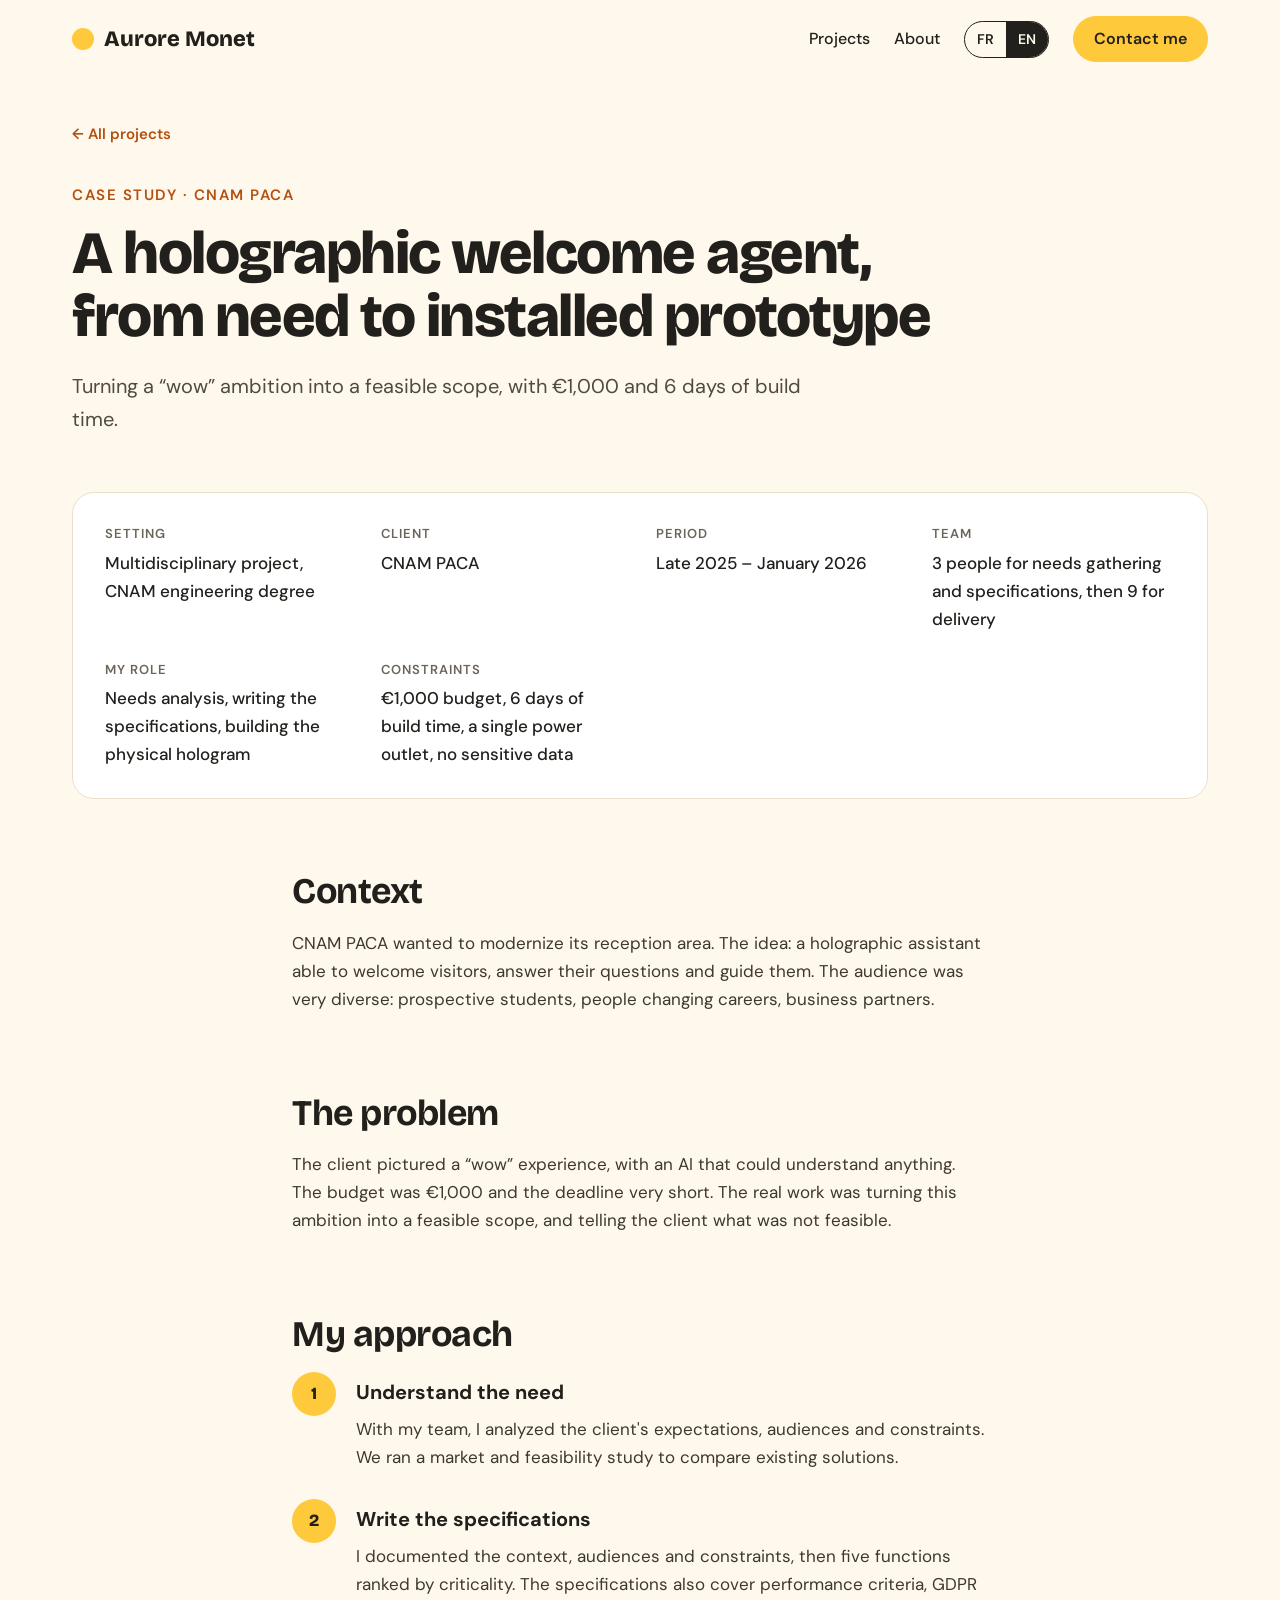
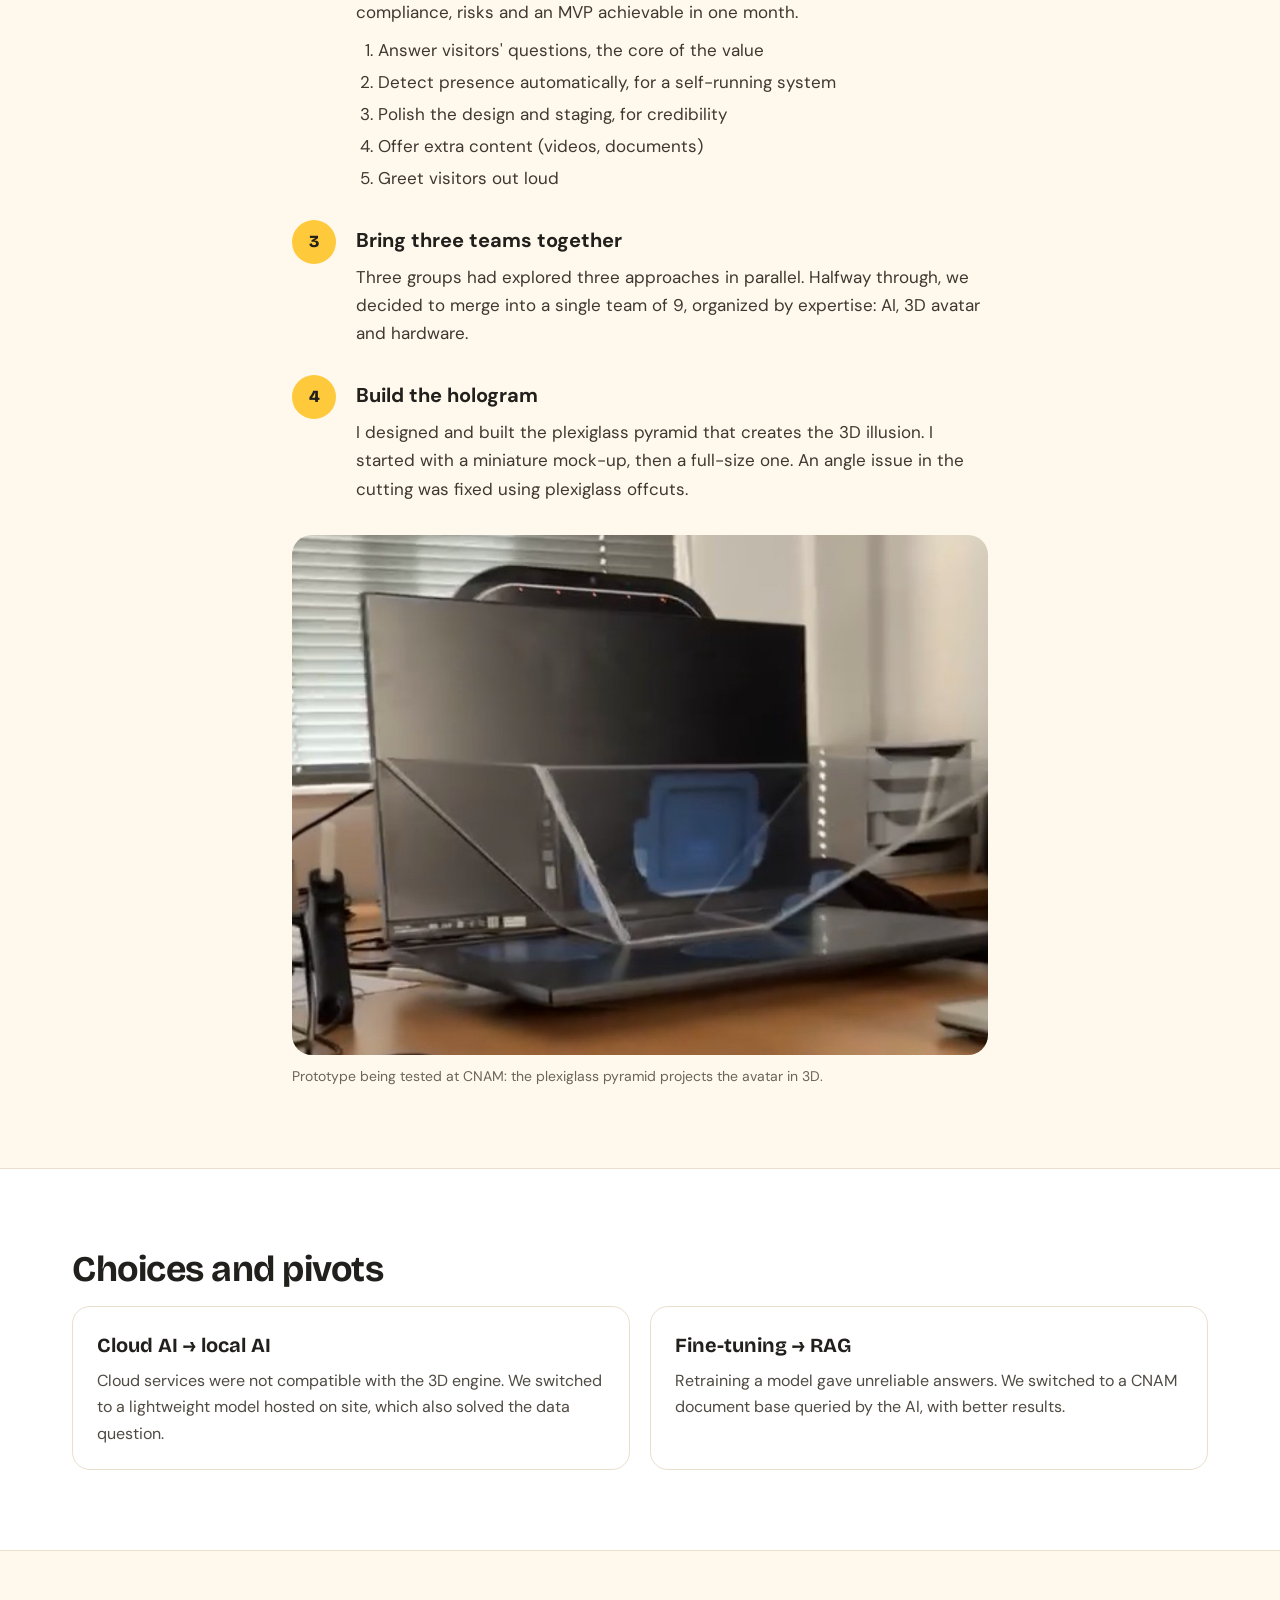
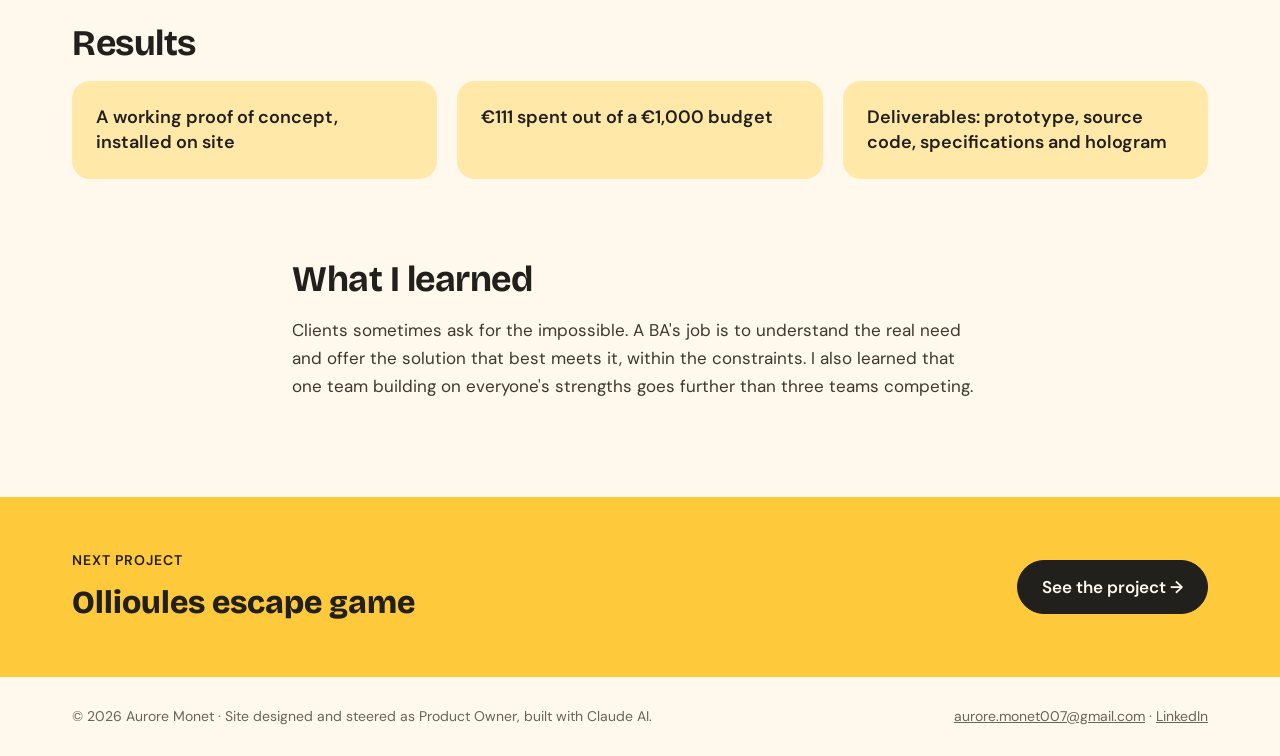
<file: en/holoaccueil.html>
<!doctype html>
<html lang="en">
<head>
<meta charset="utf-8">
<meta name="viewport" content="width=device-width, initial-scale=1">
<title>HoloAccueil, CNAM PACA — Aurore Monet</title>
<meta name="description" content="Case study: a holographic welcome agent, from client need to installed prototype.">
<meta property="og:title" content="HoloAccueil, CNAM PACA — Aurore Monet">
<meta property="og:description" content="Case study: a holographic welcome agent, from client need to installed prototype.">
<meta property="og:type" content="website">
<link rel="alternate" hreflang="fr" href="../holoaccueil.html">
<link rel="alternate" hreflang="en" href="holoaccueil.html">
<link rel="icon" href="../assets/favicon.svg" type="image/svg+xml">
<link rel="preconnect" href="https://fonts.googleapis.com">
<link rel="preconnect" href="https://fonts.gstatic.com" crossorigin>
<link href="https://fonts.googleapis.com/css2?family=Bricolage+Grotesque:opsz,wght@12..96,600;12..96,700;12..96,800&family=DM+Mono:wght@400;500&family=DM+Sans:opsz,wght@9..40,400;9..40,500;9..40,600&display=swap" rel="stylesheet">
<link rel="stylesheet" href="../assets/style.css">
</head>
<body>
<a class="skip" href="#contenu">Skip to content</a>
<header class="site-header">
  <div class="wrap">
    <a class="logo" href="index.html"><span class="sun" aria-hidden="true"></span>Aurore Monet</a>
    <nav class="nav" aria-label="Main navigation">
      <a class="nav-link" href="index.html#projets">Projects</a>
      <a class="nav-link" href="about.html">About</a>
      <div class="lang" role="group" aria-label="Language"><a href="../holoaccueil.html" hreflang="fr" lang="fr">FR</a><span aria-current="true">EN</span></div>
      <a class="btn btn-sun" href="index.html#contact">Contact me</a>
    </nav>
  </div>
</header>
<main id="contenu">
<section class="wrap case-hero">
  <a class="back" href="index.html#projets">← All projects</a>
  <p class="eyebrow">Case study · CNAM PACA</p>
  <h1 class="h1">A holographic welcome agent, from need to installed prototype</h1>
  <p class="lead">Turning a “wow” ambition into a feasible scope, with €1,000 and 6 days of build time.</p>
</section>
<section class="wrap"><dl class="facts"><div><dt>Setting</dt><dd>Multidisciplinary project, CNAM engineering degree</dd></div><div><dt>Client</dt><dd>CNAM PACA</dd></div><div><dt>Period</dt><dd>Late 2025 – January 2026</dd></div><div><dt>Team</dt><dd>3 people for needs gathering and specifications, then 9 for delivery</dd></div><div><dt>My role</dt><dd>Needs analysis, writing the specifications, building the physical hologram</dd></div><div><dt>Constraints</dt><dd>€1,000 budget, 6 days of build time, a single power outlet, no sensitive data</dd></div></dl></section>
<section class="narrow block"><h2 class="h2-s">Context</h2><div class="prose"><p>CNAM PACA wanted to modernize its reception area. The idea: a holographic assistant able to welcome visitors, answer their questions and guide them. The audience was very diverse: prospective students, people changing careers, business partners.</p></div></section>
<section class="narrow block"><h2 class="h2-s">The problem</h2><div class="prose"><p>The client pictured a “wow” experience, with an AI that could understand anything. The budget was €1,000 and the deadline very short. The real work was turning this ambition into a feasible scope, and telling the client what was not feasible.</p></div></section>
<section class="narrow block"><h2 class="h2-s">My approach</h2>
<ol class="steps" start="1"><li><span class="num" aria-hidden="true">1</span><div><h3>Understand the need</h3><p>With my team, I analyzed the client's expectations, audiences and constraints. We ran a market and feasibility study to compare existing solutions.</p></div></li><li><span class="num" aria-hidden="true">2</span><div><h3>Write the specifications</h3><p>I documented the context, audiences and constraints, then five functions ranked by criticality. The specifications also cover performance criteria, GDPR compliance, risks and an MVP achievable in one month.</p><ol><li>Answer visitors' questions, the core of the value</li><li>Detect presence automatically, for a self-running system</li><li>Polish the design and staging, for credibility</li><li>Offer extra content (videos, documents)</li><li>Greet visitors out loud</li></ol></div></li><li><span class="num" aria-hidden="true">3</span><div><h3>Bring three teams together</h3><p>Three groups had explored three approaches in parallel. Halfway through, we decided to merge into a single team of 9, organized by expertise: AI, 3D avatar and hardware.</p></div></li><li><span class="num" aria-hidden="true">4</span><div><h3>Build the hologram</h3><p>I designed and built the plexiglass pyramid that creates the 3D illusion. I started with a miniature mock-up, then a full-size one. An angle issue in the cutting was fixed using plexiglass offcuts.</p></div></li></ol>
<figure class="figure"><img src="../assets/hologramme.jpg" alt="The plexiglass pyramid and 3D avatar, being tested at CNAM" loading="lazy" width="990" height="700"><figcaption>Prototype being tested at CNAM: the plexiglass pyramid projects the avatar in 3D.</figcaption></figure>
</section>
<section class="band block-band" aria-labelledby="piv"><div class="wrap"><h2 class="h2-s" id="piv">Choices and pivots</h2><div class="pivots"><div class="pivot"><strong>Cloud AI → local AI</strong><p>Cloud services were not compatible with the 3D engine. We switched to a lightweight model hosted on site, which also solved the data question.</p></div><div class="pivot"><strong>Fine-tuning → RAG</strong><p>Retraining a model gave unreliable answers. We switched to a CNAM document base queried by the AI, with better results.</p></div></div></div></section>
<section class="wrap block" aria-labelledby="res"><h2 class="h2-s" id="res">Results</h2><div class="results"><div class="result">A working proof of concept, installed on site</div><div class="result">€111 spent out of a €1,000 budget</div><div class="result">Deliverables: prototype, source code, specifications and hologram</div></div></section>
<section class="narrow block"><h2 class="h2-s">What I learned</h2><div class="prose"><p>Clients sometimes ask for the impossible. A BA's job is to understand the real need and offer the solution that best meets it, within the constraints. I also learned that one team building on everyone's strengths goes further than three teams competing.</p></div></section>
<section class="next" aria-label="Next project">
  <div class="wrap">
    <div><small>Next project</small><p>Ollioules escape game</p></div>
    <a class="btn btn-dark" href="escape-game.html">See the project →</a>
  </div>
</section>
</main>

<footer class="site-footer">
  <div class="wrap">
    <span>© 2026 Aurore Monet · Site designed and steered as Product Owner, built with Claude AI.</span>
    <span><a href="mailto:aurore.monet007@gmail.com">aurore.monet007@gmail.com</a> · <a href="https://www.linkedin.com/in/aurore-monet">LinkedIn</a></span>
  </div>
</footer>
</body>
</html>
</file>
<file: assets/style.css>
/* Portfolio Aurore Monet — style « solaire » clair */
:root {
  --sable: #FFF8EC;
  --blanc: #FFFFFF;
  --soleil: #FFC93C;
  --soleil-doux: #FFE8A8;
  --orange: #E5732A;
  --orange-texte: #B4500F;
  --encre: #22201C;
  --texte-2: #4F4A42;
  --texte-3: #6B6458;
  --bord: #EADFCB;
  --bord-fort: #D8CAB0;
  --vert: #2E6B43;
  --titre: 'Bricolage Grotesque', system-ui, sans-serif;
  --corps: 'DM Sans', system-ui, sans-serif;
  --mono: 'DM Mono', ui-monospace, monospace;
}
*, *::before, *::after { box-sizing: border-box; }
html { scroll-behavior: smooth; }
body { margin: 0; background: var(--sable); color: var(--encre); font-family: var(--corps); font-size: 17px; line-height: 1.65; -webkit-font-smoothing: antialiased; }
img { max-width: 100%; display: block; }
a { color: var(--orange-texte); }
a:hover { color: #8A3C0B; }
:focus-visible { outline: 3px solid var(--orange); outline-offset: 3px; border-radius: 6px; }
h1, h2, h3 { margin: 0; }
p { margin: 0; }
.skip { position: absolute; left: -999px; top: 8px; background: var(--encre); color: var(--sable); padding: 8px 14px; border-radius: 8px; z-index: 10; }
.skip:focus { left: 8px; }

.wrap { max-width: 1200px; margin: 0 auto; padding-left: 32px; padding-right: 32px; }
.narrow { max-width: 760px; margin: 0 auto; padding-left: 32px; padding-right: 32px; }
.band { background: var(--blanc); border-top: 1px solid var(--bord); border-bottom: 1px solid var(--bord); }

/* En-tête */
.site-header { position: sticky; top: 0; z-index: 5; background: rgba(255, 248, 236, .94); backdrop-filter: blur(8px); border-bottom: 1px solid transparent; }
.site-header .wrap { display: flex; flex-wrap: wrap; align-items: center; justify-content: space-between; gap: 12px 24px; padding-top: 16px; padding-bottom: 16px; }
.logo { font-family: var(--titre); font-weight: 800; font-size: 22px; color: var(--encre); text-decoration: none; display: inline-flex; align-items: center; gap: 10px; }
.logo:hover { color: var(--encre); }
.sun { width: 22px; height: 22px; border-radius: 50%; background: var(--soleil); display: inline-block; flex: none; }
.nav { display: flex; flex-wrap: wrap; align-items: center; gap: 10px 24px; font-weight: 500; font-size: 16px; }
.nav > a:not(.btn) { color: var(--encre); text-decoration: none; }
.nav > a:not(.btn):hover { color: var(--orange-texte); }
.lang { display: inline-flex; border: 1.5px solid var(--encre); border-radius: 999px; overflow: hidden; font-size: 14px; font-weight: 600; }
.lang a, .lang span { padding: 6px 12px; text-decoration: none; color: var(--encre); }
.lang [aria-current] { background: var(--encre); color: var(--sable); }

/* Boutons */
.btn { display: inline-flex; align-items: center; gap: 8px; min-height: 48px; padding: 12px 24px; border-radius: 999px; font-weight: 600; text-decoration: none; border: 1.5px solid var(--encre); transition: transform .15s ease; }
.btn:hover { transform: translateY(-1px); }
.btn-dark { background: var(--encre); color: var(--sable); }
.btn-dark:hover { color: var(--sable); }
.btn-line { background: transparent; color: var(--encre); }
.btn-line:hover { color: var(--encre); background: var(--blanc); }
.btn-sun { background: var(--soleil); color: var(--encre); border-color: var(--soleil); min-height: 44px; padding: 9px 20px; }
.btn-sun:hover { color: var(--encre); }
.btn-light { background: var(--sable); color: var(--encre); border-color: var(--sable); }
.btn-light:hover { color: var(--encre); }
.btn svg { flex: none; }

/* Textes */
.eyebrow { font-weight: 600; font-size: 15px; letter-spacing: 1.5px; text-transform: uppercase; color: var(--orange-texte); margin-bottom: 14px; }
.h1 { font-family: var(--titre); font-weight: 800; font-size: clamp(38px, 5.4vw, 64px); line-height: 1.05; letter-spacing: -1.5px; }
.h2 { font-family: var(--titre); font-weight: 700; font-size: clamp(30px, 3.6vw, 44px); line-height: 1.1; letter-spacing: -.8px; }
.h2-s { font-family: var(--titre); font-weight: 700; font-size: clamp(28px, 3vw, 36px); line-height: 1.15; letter-spacing: -.5px; margin-bottom: 16px; }
.lead { font-size: 19px; color: var(--texte-2); }
.muted { color: var(--texte-2); }
.prose p + p { margin-top: 16px; }
.prose p { color: #3D3830; }
.prose ul { margin: 12px 0 0; padding-left: 22px; color: #3D3830; }
.prose li + li { margin-top: 6px; }

/* Pastilles */
.chips { display: flex; flex-wrap: wrap; gap: 10px; }
.chip { display: inline-flex; align-items: center; gap: 8px; background: var(--blanc); border: 1px solid var(--bord); border-radius: 999px; padding: 7px 14px; font-size: 15px; font-weight: 500; }
.dot { width: 8px; height: 8px; border-radius: 50%; background: var(--vert); }
.tag { font-size: 13px; font-weight: 500; border: 1px solid var(--bord-fort); border-radius: 999px; padding: 3px 11px; }

/* Accueil : héros */
.hero { display: flex; flex-wrap: wrap; align-items: center; gap: 56px; padding-top: 56px; padding-bottom: 88px; }
.hero-text { flex: 999 1 520px; min-width: 0; }
.hero-text .h1 { margin-bottom: 24px; }
.hero-text .lead { margin-bottom: 28px; max-width: 600px; }
.hero-text .chips { margin-bottom: 36px; }
.actions { display: flex; flex-wrap: wrap; gap: 14px; }
.hero-photo { flex: 1 1 320px; display: flex; justify-content: center; }
.portrait { position: relative; width: 380px; max-width: 100%; aspect-ratio: 380 / 470; }
.portrait::before { content: ""; position: absolute; right: -24px; top: -24px; width: 55%; aspect-ratio: 1; border-radius: 50%; background: var(--soleil); }
.portrait img { position: relative; width: 100%; height: 100%; object-fit: cover; border-radius: 190px 190px 24px 24px; }

/* Cartes projets */
.section { padding-top: 88px; padding-bottom: 88px; }
.section .h2 { margin-bottom: 40px; }
.cards { display: grid; grid-template-columns: repeat(auto-fit, minmax(min(100%, 420px), 1fr)); gap: 28px; }
.card { display: flex; flex-direction: column; background: var(--sable); border: 1px solid var(--bord); border-radius: 22px; overflow: hidden; color: var(--encre); text-decoration: none; transition: transform .2s ease, box-shadow .2s ease; }
.card:hover { color: var(--encre); transform: translateY(-3px); box-shadow: 0 14px 30px rgba(120, 80, 20, .10); }
.card-visual { height: 220px; display: flex; align-items: center; justify-content: center; gap: 14px; position: relative; }
.card-visual img { width: 100%; height: 100%; object-fit: cover; }
.card-body { padding: 26px 28px 30px; display: flex; flex-direction: column; gap: 10px; flex: 1; }
.card-meta { font-size: 14px; font-weight: 600; color: var(--texte-3); }
.card h3 { font-family: var(--titre); font-weight: 700; font-size: 26px; line-height: 1.2; }
.card .tags { display: flex; flex-wrap: wrap; gap: 8px; margin-top: 6px; }
.card-more { margin-top: auto; padding-top: 12px; font-weight: 600; color: var(--orange-texte); }
.badge { position: absolute; top: 16px; left: 16px; background: var(--encre); color: var(--sable); font-size: 13px; font-weight: 600; padding: 4px 11px; border-radius: 999px; }
.v-forms { background: #FFE8A8; }
.v-trail { background: #DCEBD3; }
.v-coco { background: #FFD9BE; }
.mini-form { width: 150px; background: var(--blanc); border-radius: 12px; padding: 14px; display: flex; flex-direction: column; gap: 8px; box-shadow: 0 6px 18px rgba(120, 80, 20, .12); }
.mini-form i { display: block; height: 6px; border-radius: 3px; background: var(--bord); }
.mini-form i:first-child { height: 8px; width: 70%; background: var(--encre); }
.mini-form b { margin-top: 4px; align-self: flex-start; font-size: 11px; font-weight: 600; background: var(--encre); color: var(--sable); padding: 3px 9px; border-radius: 999px; }
.mini-stack { display: flex; flex-direction: column; gap: 10px; }
.mini-stack span { background: var(--blanc); border-radius: 10px; padding: 8px 12px; font-size: 12px; font-weight: 600; box-shadow: 0 6px 18px rgba(120, 80, 20, .12); }
.mini-stack span + span { background: var(--orange); }

/* À propos (accueil) */
.split { display: flex; flex-wrap: wrap; gap: 56px; }
.split > * { flex: 1 1 380px; min-width: 0; }
.split .h2 { margin-bottom: 20px; }
.qualities { display: flex; flex-direction: column; gap: 16px; }
.quality { background: var(--blanc); border: 1px solid var(--bord); border-radius: 18px; padding: 22px 24px; display: flex; gap: 18px; align-items: flex-start; }
.num { flex: none; width: 44px; height: 44px; border-radius: 50%; background: var(--soleil-doux); display: flex; align-items: center; justify-content: center; font-family: var(--titre); font-weight: 800; }
.quality h3 { font-size: 19px; margin-bottom: 4px; }
.quality p { color: var(--texte-2); font-size: 16px; }

/* Contact */
.contact { background: var(--soleil); }
.contact .wrap { display: flex; flex-wrap: wrap; align-items: center; justify-content: space-between; gap: 40px; padding-top: 88px; padding-bottom: 88px; }
.contact-text { flex: 1 1 460px; min-width: 0; }
.contact .h2 { font-weight: 800; font-size: clamp(36px, 4.4vw, 52px); margin-bottom: 14px; }
.contact-text p { font-size: 19px; max-width: 560px; }
.contact-links { display: flex; flex-direction: column; gap: 12px; flex: 0 1 380px; min-width: 0; }
.contact-links .btn { word-break: break-all; }

.site-footer .wrap { display: flex; flex-wrap: wrap; justify-content: space-between; gap: 12px; padding-top: 28px; padding-bottom: 28px; font-size: 14px; color: var(--texte-3); }
.site-footer a { color: var(--texte-3); }

/* Pages de cas */
.case-hero { padding-top: 40px; padding-bottom: 56px; }
.back { font-weight: 600; text-decoration: none; font-size: 15px; }
.case-hero .eyebrow { margin-top: 36px; }
.case-hero .h1 { margin-bottom: 22px; max-width: 900px; font-size: clamp(36px, 5vw, 60px); }
.case-hero .lead { font-size: 20px; max-width: 760px; }
.facts { background: var(--blanc); border: 1px solid var(--bord); border-radius: 22px; padding: 30px 32px; display: grid; grid-template-columns: repeat(auto-fit, minmax(220px, 1fr)); gap: 26px 32px; margin: 0; }
.facts dt { font-size: 13px; font-weight: 600; letter-spacing: 1px; text-transform: uppercase; color: var(--texte-3); margin-bottom: 4px; }
.facts dd { margin: 0; font-weight: 500; }
.block { padding-top: 72px; padding-bottom: 8px; }
.block-band { margin-top: 72px; }
.block-band > .wrap { padding-top: 80px; padding-bottom: 80px; }
.journey { display: flex; flex-wrap: wrap; align-items: stretch; gap: 12px; margin-top: 32px; }
.stage { flex: 1 1 190px; border: 1.5px solid var(--bord-fort); border-radius: 16px; padding: 18px 20px; background: var(--sable); }
.stage small { font-family: var(--mono); font-size: 13px; color: var(--texte-3); }
.stage strong { display: block; font-size: 19px; margin-top: 2px; }
.stage em { display: block; font-style: normal; font-size: 14px; font-weight: 600; color: var(--vert); margin-top: 6px; }
.stage.break { border: 2.5px solid var(--orange); background: #FFF1E4; }
.stage.break em { color: var(--orange-texte); }
.arrow { display: flex; align-items: center; font-size: 22px; color: #8A8172; }
.grid3 { display: grid; grid-template-columns: repeat(auto-fit, minmax(260px, 1fr)); gap: 20px; margin-top: 28px; }
.panel { border-radius: 16px; padding: 22px 24px; background: var(--sable); }
.panel h3 { font-size: 18px; margin-bottom: 6px; }
.panel p { font-size: 16px; color: var(--texte-2); }
.steps { list-style: none; margin: 0; padding: 0; display: flex; flex-direction: column; gap: 28px; }
.steps li { display: flex; gap: 20px; }
.steps .num { background: var(--soleil); }
.steps h3 { font-size: 20px; margin: 4px 0 6px; }
.steps p { color: #3D3830; }
.steps ol { margin: 10px 0 0; padding-left: 22px; color: #3D3830; }
.steps ol li { display: list-item; }
.steps ol li + li { margin-top: 4px; }
.moscow { display: grid; grid-template-columns: repeat(auto-fit, minmax(230px, 1fr)); gap: 16px; margin: 36px 0; }
.mcol { background: var(--blanc); border: 1px solid var(--bord); border-radius: 18px; padding: 22px 22px 26px; }
.mcol small { font-family: var(--mono); font-size: 13px; color: var(--texte-3); display: block; }
.mcol strong { display: block; margin: 2px 0 12px; }
.mcol ul { list-style: none; padding: 0; margin: 0; font-size: 15px; color: var(--texte-2); }
.mcol li + li { margin-top: 6px; }
.mcol.must { background: var(--encre); color: var(--sable); border-color: var(--encre); }
.mcol.must small { color: var(--soleil); }
.mcol.must ul { color: var(--sable); }
.mcol.wont { border: 1.5px dashed var(--bord-fort); }
.deliv { display: flex; flex-direction: column; gap: 18px; }
.deliv h3 { font-size: 19px; margin-bottom: 4px; }
.story { margin: 0; background: var(--encre); color: var(--sable); border-radius: 22px; padding: 28px 30px; }
.story figcaption { font-size: 13px; font-weight: 600; letter-spacing: 1px; text-transform: uppercase; color: var(--soleil); margin-bottom: 16px; }
.story p { margin-bottom: 18px; }
.gherkin { font-family: var(--mono); font-size: 14.5px; line-height: 1.8; background: #33302A; border-radius: 14px; padding: 18px 20px; }
.gherkin b { color: var(--soleil); font-weight: 500; }
.results { display: grid; grid-template-columns: repeat(auto-fit, minmax(240px, 1fr)); gap: 20px; }
.result { background: var(--soleil-doux); border-radius: 18px; padding: 24px; font-weight: 600; font-size: 18px; line-height: 1.4; }
.quote { margin: 40px 0 0; max-width: 820px; }
.quote p { font-family: var(--titre); font-weight: 700; font-size: clamp(26px, 3vw, 34px); line-height: 1.2; margin-bottom: 10px; }
.quote footer { color: var(--texte-3); }
.figure { margin: 32px 0 0; }
.figure img { border-radius: 20px; width: 100%; max-height: 520px; object-fit: cover; }
.figure figcaption { font-size: 14px; color: var(--texte-3); margin-top: 10px; }
.pivots { display: grid; grid-template-columns: repeat(auto-fit, minmax(280px, 1fr)); gap: 20px; margin-top: 8px; }
.pivot { background: var(--blanc); border: 1px solid var(--bord); border-radius: 18px; padding: 22px 24px; }
.pivot strong { display: block; font-family: var(--titre); font-size: 20px; margin-bottom: 6px; }
.pivot p { color: var(--texte-2); font-size: 16px; }
.next { background: var(--soleil); margin-top: 88px; }
.next .wrap { display: flex; flex-wrap: wrap; justify-content: space-between; align-items: center; gap: 20px; padding-top: 48px; padding-bottom: 48px; }
.next small { font-size: 14px; font-weight: 600; letter-spacing: 1px; text-transform: uppercase; }
.next p { font-family: var(--titre); font-weight: 800; font-size: clamp(24px, 3vw, 32px); margin-top: 4px; }
.status { display: inline-block; background: var(--encre); color: var(--sable); font-size: 14px; font-weight: 600; padding: 4px 12px; border-radius: 999px; margin-left: 10px; vertical-align: middle; letter-spacing: 0; text-transform: none; }

/* Page à propos */
.about-hero { display: flex; flex-wrap: wrap; gap: 56px; align-items: center; padding-top: 56px; padding-bottom: 40px; }
.about-hero > div { flex: 999 1 480px; min-width: 0; }
.about-hero .portrait { width: 300px; }
.skills { width: 100%; border-collapse: collapse; margin-top: 8px; }
.skills th, .skills td { text-align: left; vertical-align: top; padding: 14px 16px 14px 0; border-bottom: 1px solid var(--bord); }
.skills th { width: 32%; font-weight: 600; }
.skills td { color: var(--texte-2); }
.edu { list-style: none; padding: 0; margin: 0; display: flex; flex-direction: column; gap: 14px; }
.edu strong { display: block; }
.edu span { color: var(--texte-3); font-size: 15px; }

@media (max-width: 720px) {
  body { font-size: 16px; }
  .wrap, .narrow { padding-left: 16px; padding-right: 16px; }
  .nav .nav-link { display: none; }
  .hero { padding-top: 24px; padding-bottom: 64px; gap: 40px; }
  .hero-photo { order: -1; }
  .portrait { width: 260px; }
  .section, .contact .wrap { padding-top: 64px; padding-bottom: 64px; }
  .arrow { display: none; }
  .facts { padding: 22px 20px; }
  .skills th { width: 40%; }
  .lead { font-size: 17px; }
}
@media (prefers-reduced-motion: reduce) {
  html { scroll-behavior: auto; }
  .btn, .card { transition: none; }
}
</file>
